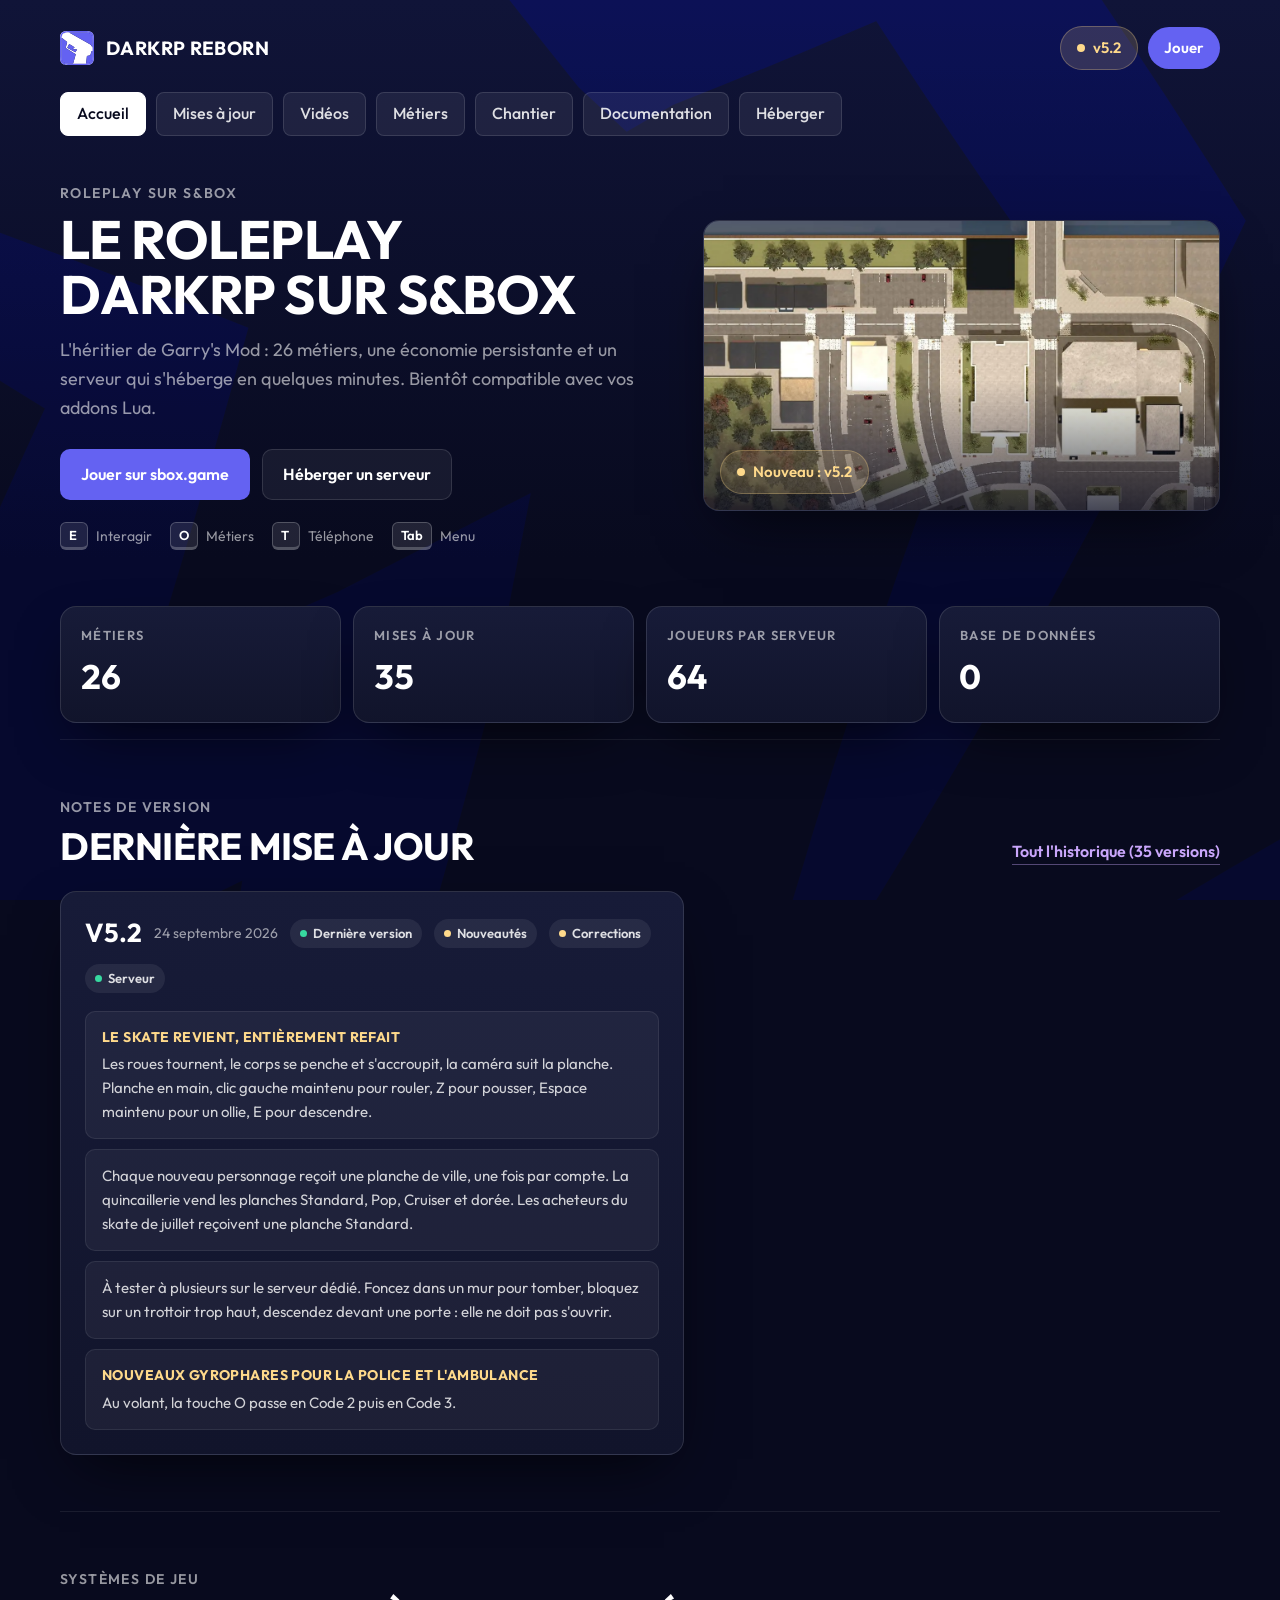
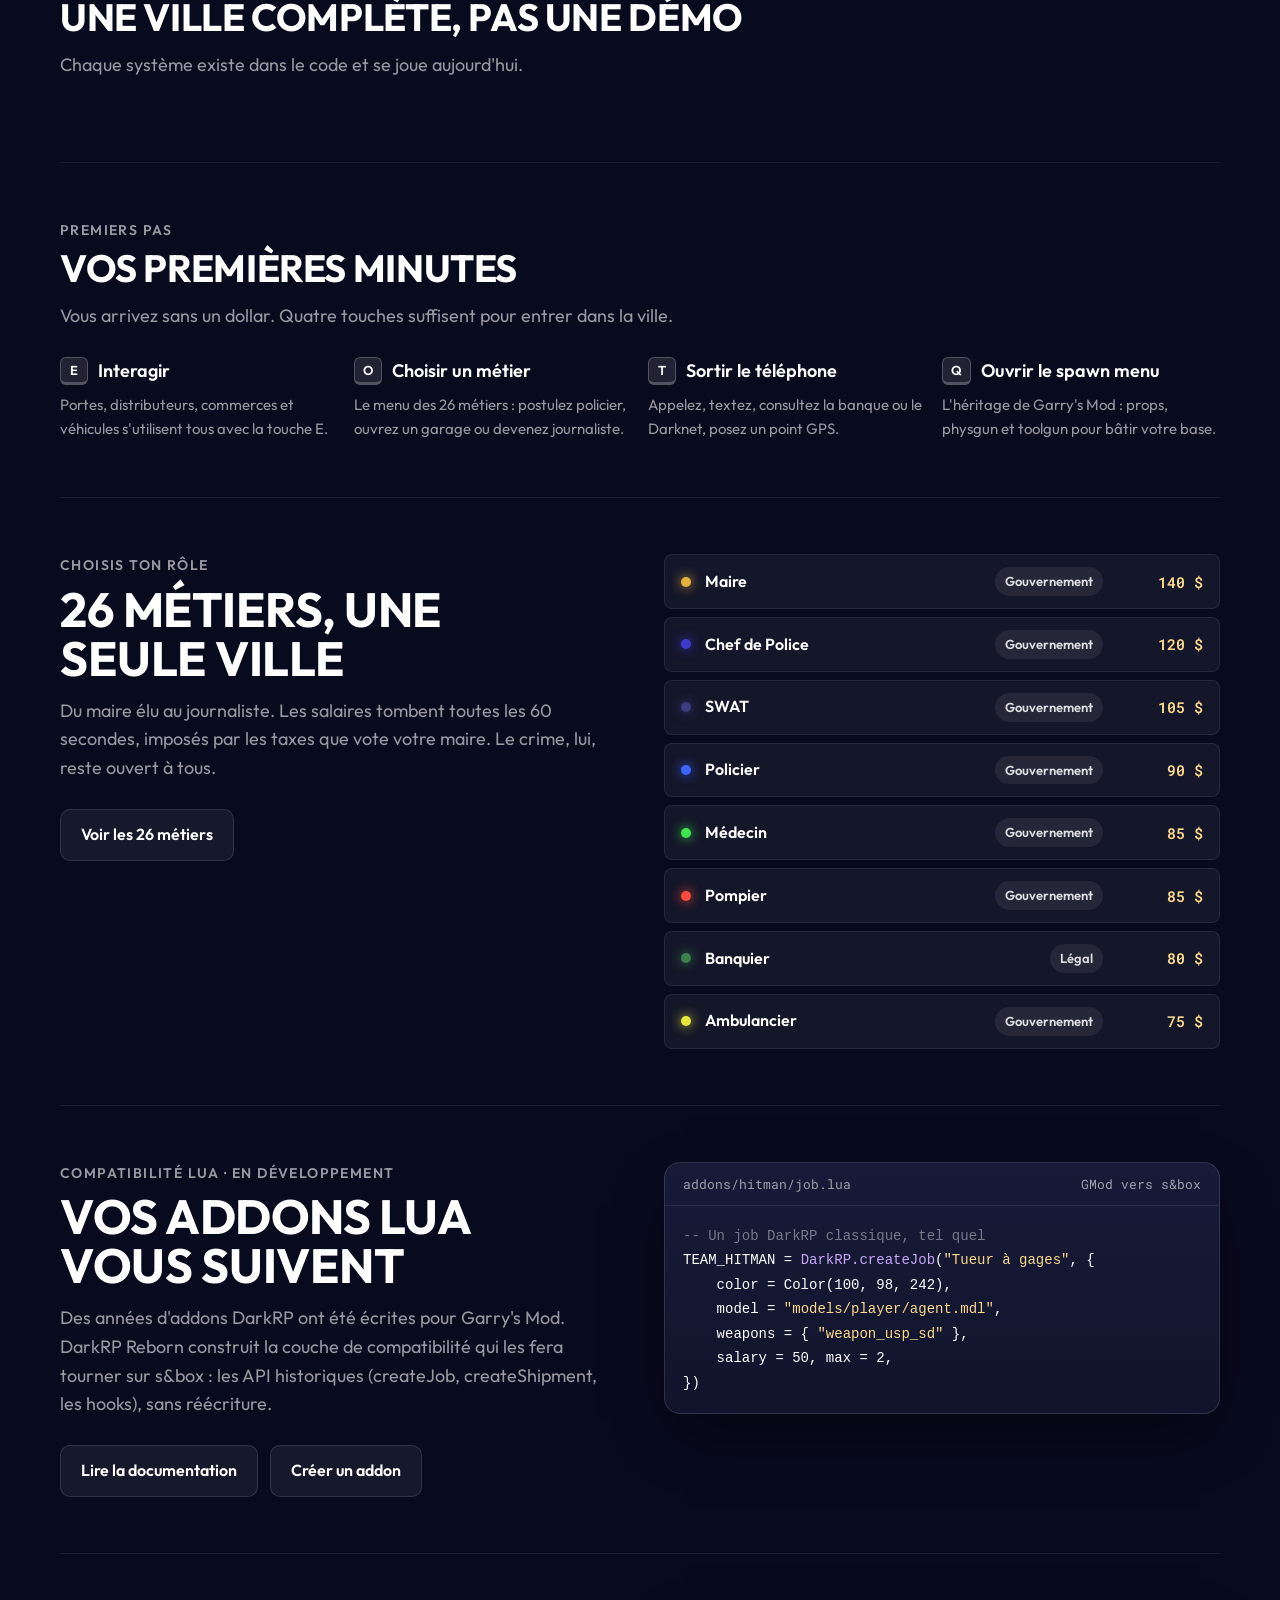
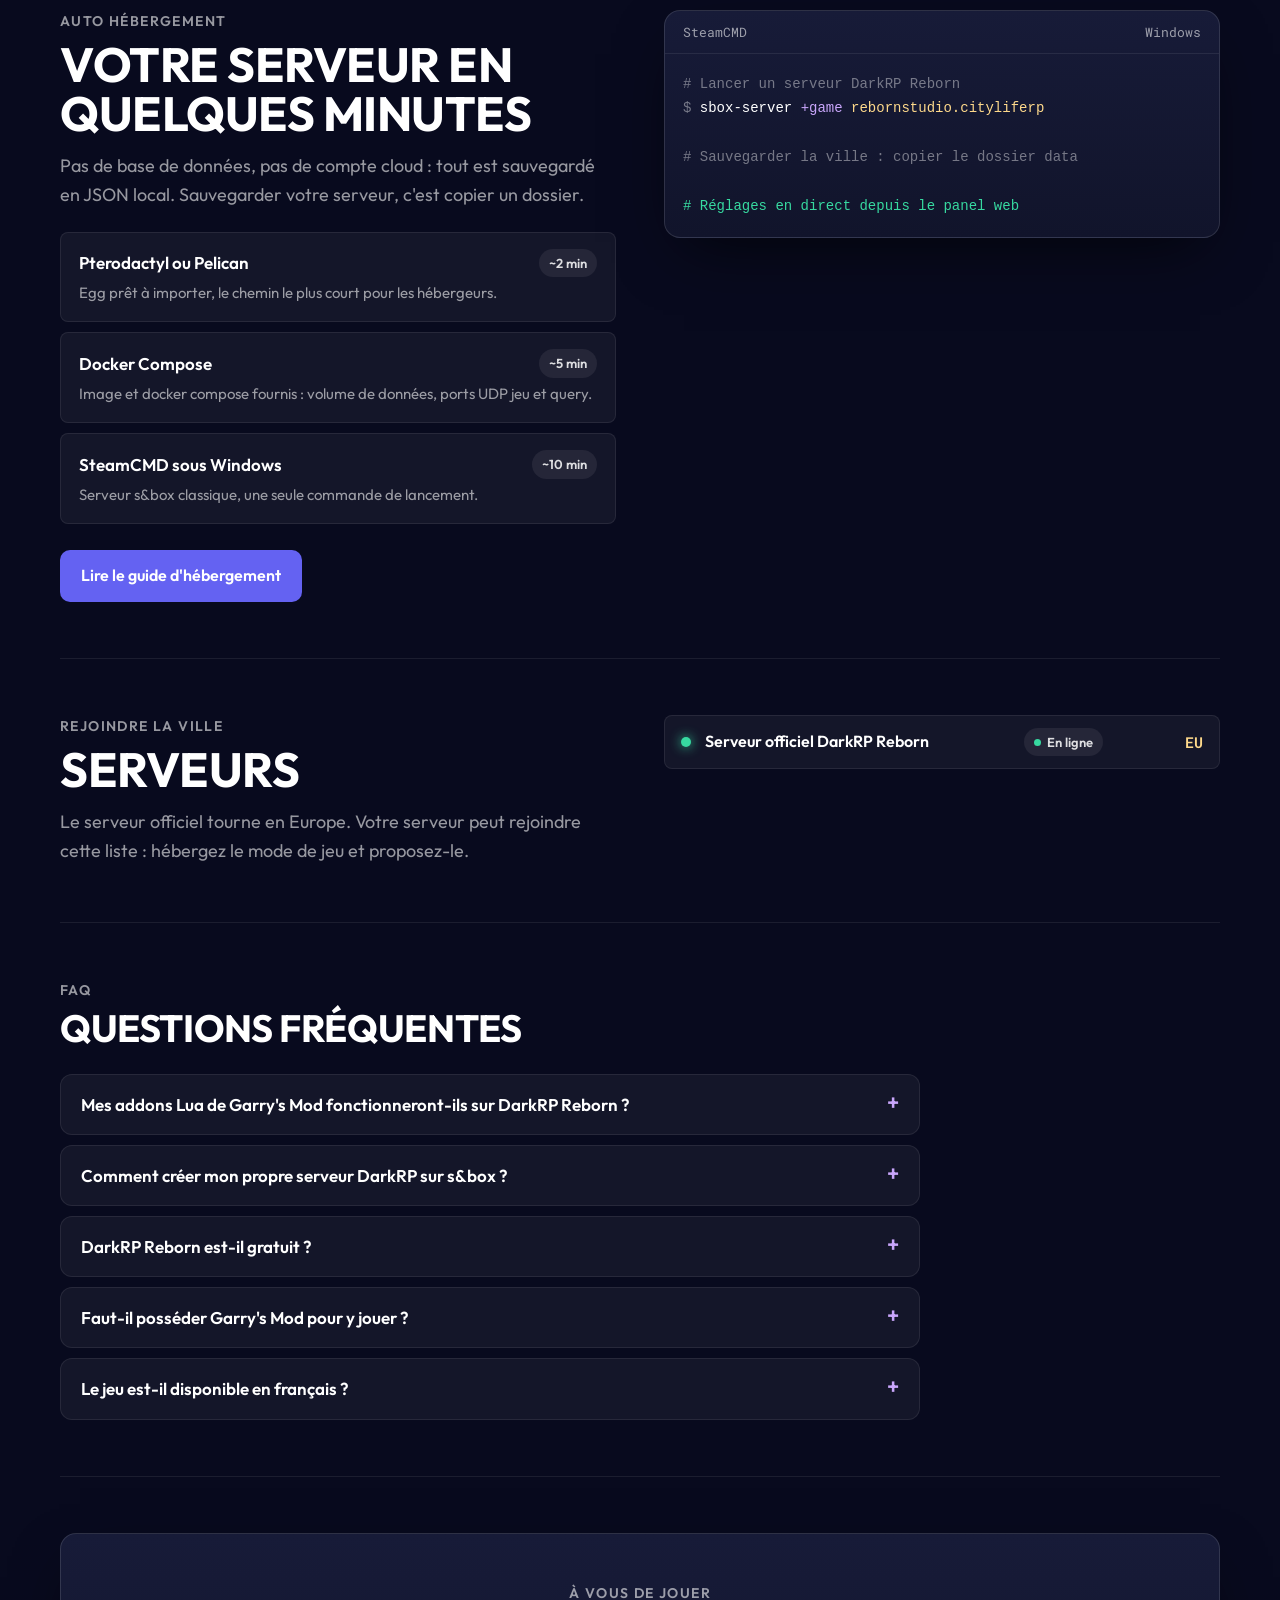
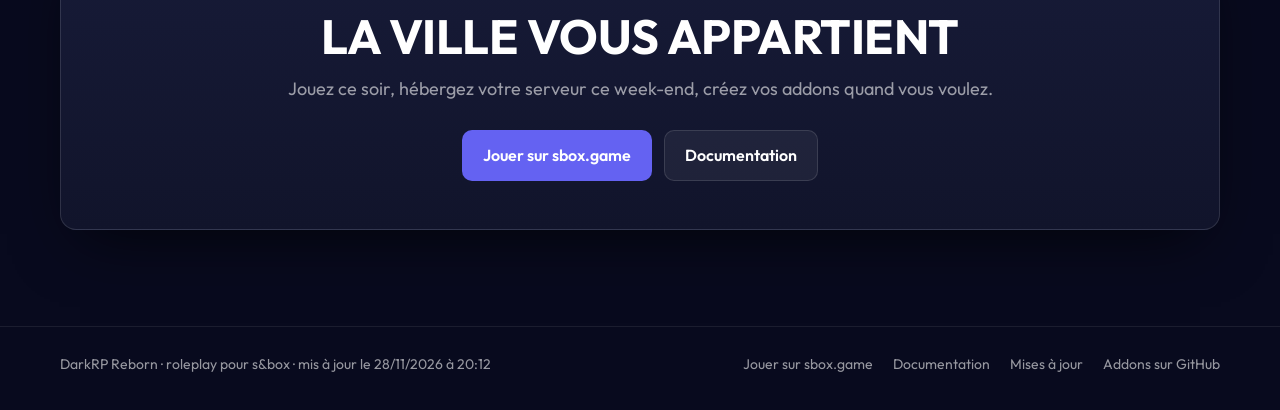
<file: index.html>
<!doctype html>
<html lang="fr">
<head>
<meta charset="utf-8">
<meta name="viewport" content="width=device-width, initial-scale=1, viewport-fit=cover">
<title>DarkRP Reborn</title>
<meta name="description" content="Le roleplay DarkRP sur s&amp;box, avec des métiers, une économie persistante, la police, le crime organisé et un serveur à héberger en quelques minutes.">
<meta name="theme-color" content="#080a1e">
<meta property="og:type" content="website">
<meta property="og:site_name" content="DarkRP Reborn">
<meta property="og:title" content="DarkRP Reborn">
<meta property="og:description" content="Le roleplay DarkRP sur s&amp;box, avec des métiers, une économie persistante, la police, le crime organisé et un serveur à héberger en quelques minutes.">
<meta property="og:url" content="https://saitamareborn.github.io/">

<meta name="twitter:card" content="summary_large_image">
<link rel="canonical" href="https://saitamareborn.github.io/">
<link rel="icon" href="/assets/mark.svg" type="image/svg+xml">
<link rel="preconnect" href="https://fonts.googleapis.com">
<link rel="preconnect" href="https://fonts.gstatic.com" crossorigin>
<link rel="stylesheet" href="https://fonts.googleapis.com/css2?family=Outfit:wght@400;500;600;700&family=Roboto+Mono:wght@400;600&display=swap">
<link rel="stylesheet" href="/assets/site.css?v=80ba9cefb9">
</head>
<body>
<div class="deco" aria-hidden="true"><svg viewBox="0 0 1920 1080" preserveAspectRatio="xMidYMid slice" fill="none" xmlns="http://www.w3.org/2000/svg">
<g id="bg-deco" clip-path="url(#clip0_0_4)">
<path id="Vector 6" d="M1067.5 1353.08C1094.09 1313.46 1120.31 1273.68 1146.17 1233.74C1337.4 938.385 1508.68 634.057 1660.02 320.756L1686.93 265.046L1650.33 207.439C1609.82 143.676 1568.45 80.4899 1526.23 17.8802C1479.93 -50.7831 1432.6 -118.753 1384.25 -186.03L1332.37 -268.159L1237.3 -225.743C1128.71 -169.274 1021.3 -110.367 915.058 -49.0239L1028.27 -27.8661C867.471 -176.189 700.38 -318.635 527.003 -455.205C489.623 -484.649 451.951 -513.82 413.987 -542.718C440.263 -502.894 466.831 -463.343 493.691 -424.066C618.275 -241.885 749.146 -65.5813 886.303 104.846L943.998 158.063L999.52 126.004C1113.65 81.0083 1226.6 33.5756 1338.37 -16.2943L1191.43 -56.0077C1235.67 14.0421 1280.95 83.3985 1327.25 152.062C1369.47 214.671 1412.54 276.705 1456.47 338.162L1446.78 224.844C1312.77 545.936 1198.7 876 1104.59 1215.04C1091.86 1260.89 1079.49 1306.9 1067.5 1353.08Z" fill="#5a6cc4"/>
<path id="Vector 4" d="M-341 100C-295.52 132.521 -249.841 164.639 -203.962 196.353C-29.4812 316.965 147.884 431.743 328.134 540.686L279.419 418.06C185.45 617.676 98.1768 819.777 17.5994 1024.36L-100.042 1329.61L199.746 1190.62C260.688 1162.91 321.344 1134.6 381.714 1105.69C491.444 1053.15 600.229 998.631 708.069 942.142L527.24 798.353C458.807 1167.28 410.656 1540.72 382.786 1918.69C378.685 1974.31 375.023 2030.03 371.8 2085.85C392.592 2033.95 412.944 1981.95 432.857 1929.85C568.173 1575.84 683.207 1217.3 777.96 854.247L829.006 591.491L597.131 710.458C485.511 759.055 374.837 809.624 265.107 862.167C204.737 891.074 144.653 920.579 84.8544 950.681L267.001 1116.94C339.423 909.323 405.15 699.224 464.181 486.64L490.087 393.346L415.466 364.014C219.452 286.963 20.5533 215.746 -181.23 150.365C-234.287 133.173 -287.544 116.385 -341 100Z" fill="#5a6cc4"/>
<path id="Vector 5" d="M1823.35 360C1819.99 391.53 1816.99 423.018 1814.32 454.467C1797.82 649.495 1794.69 842.957 1804.93 1034.85L1851.08 940.722C1774.14 980.713 1698.61 1023.05 1624.49 1067.74C1579.61 1094.8 1535.24 1122.73 1491.39 1151.51L1377.78 1214.31L1473.76 1312.75C1570.26 1397.72 1670.92 1478.33 1775.75 1554.55L1792.08 1442.91C1711.05 1498.51 1631.59 1557.22 1553.7 1619.02C1528.97 1638.63 1504.41 1658.56 1480 1678.8C1510.74 1671.04 1541.33 1662.97 1571.76 1654.59C1667.62 1628.19 1761.9 1598.69 1854.62 1566.09L1942.08 1506.71L1870.95 1454.45C1789.58 1353.57 1704.04 1257.08 1614.34 1164.95L1596.71 1326.19C1642.63 1300.84 1688.04 1274.64 1732.93 1247.58C1807.04 1202.89 1879.74 1155.86 1951.02 1106.48L2007.21 1067.56L1997.17 1012.35C1962.8 823.274 1915.06 635.767 1853.95 449.827C1844.1 419.844 1833.9 389.901 1823.35 360Z" fill="#5a6cc4"/>
</g>
<defs>
<clipPath id="clip0_0_4">
<rect width="1920" height="1080" fill="#5a6cc4"/>
</clipPath>
</defs>
</svg>
</div>
<header class="shell wrap">
  <div class="shell__top">
    <a class="brand" href="/"><img src="/assets/mark.svg" alt="" width="34" height="34"><span>DarkRP Reborn</span></a>
    <div class="shell__pills">
      <a class="pill pill--gold" href="/mises-a-jour/"><span class="dot"></span>v5.2</a>
      <a class="pill pill--purple" href="https://sbox.game/rebornstudio/cityliferp">Jouer</a>
    </div>
  </div>
  <nav class="tabs-nav" aria-label="Sections du site"><a href="/" aria-current="page">Accueil</a><a href="/mises-a-jour/">Mises à jour</a><a href="/videos/">Vidéos</a><a href="/metiers/">Métiers</a><a href="/chantier/">Chantier</a><a href="https://dark-rp-reborn.mintlify.app">Documentation</a><a href="https://dark-rp-reborn.mintlify.app/serveur/heberger">Héberger</a></nav>
</header>
<main class="wrap">
<section class="hero">
  <div class="rise">
    <p class="kicker">Roleplay sur s&amp;box</p>
    <h1 class="title">Le roleplay DarkRP sur s&amp;box</h1>
    <p class="lede">L'héritier de Garry's Mod : 26 métiers, une économie persistante et un serveur qui s'héberge en quelques minutes. Bientôt compatible avec vos addons Lua.</p>
    <div class="btns"><a class="btn btn--primary" href="https://sbox.game/rebornstudio/cityliferp">Jouer sur sbox.game</a><a class="btn btn--ghost" href="https://dark-rp-reborn.mintlify.app/serveur/heberger">Héberger un serveur</a></div>
    <div class="hero-hints"><span><span class="key">E</span>Interagir</span><span><span class="key">O</span>Métiers</span><span><span class="key">T</span>Téléphone</span><span><span class="key">Tab</span>Menu</span></div>
  </div>
  <div class="panel hero-media rise-2"><img src="/img/3684c4869461a1d182d8.webp" alt="Vue aérienne de la ville"><div class="hero-media__tag"><a class="pill pill--gold" href="/mises-a-jour/#v5-2-24-09"><span class="dot"></span>Nouveau : v5.2</a></div></div>
</section>
<dl class="stats rise-3">
  <div class="panel stat"><dt>Métiers</dt><dd>26</dd></div>
  <div class="panel stat"><dt>Mises à jour</dt><dd>35</dd></div>
  <div class="panel stat"><dt>Joueurs par serveur</dt><dd>64</dd></div>
  <div class="panel stat"><dt>Base de données</dt><dd>0</dd></div>
</dl>
<section class="section" id="nouveautes">
  <div class="section__head"><div><p class="kicker">Notes de version</p><h2 class="title">Dernière mise à jour</h2></div><a class="link-more" href="/mises-a-jour/">Tout l'historique (35 versions)</a></div>
  <div class="latest"><article class="panel version" id="v5-2-24-09">
  <div class="version__head"><h2>v5.2</h2><span class="date">24 septembre 2026</span><span class="chip chip--green">Dernière version</span><span class="chip chip--gold">Nouveautés</span><span class="chip chip--gold">Corrections</span><span class="chip chip--green">Serveur</span></div>
  <div class="version__body"><div class="news"><div class="news__item"><div><strong>LE SKATE REVIENT, ENTIÈREMENT REFAIT</strong><p>Les roues tournent, le corps se penche et s&#x27;accroupit, la caméra suit la planche. Planche en main, clic gauche maintenu pour rouler, Z pour pousser, Espace maintenu pour un ollie, E pour descendre.</p></div></div><div class="news__item"><div><p>Chaque nouveau personnage reçoit une planche de ville, une fois par compte. La quincaillerie vend les planches Standard, Pop, Cruiser et dorée. Les acheteurs du skate de juillet reçoivent une planche Standard.</p></div></div><div class="news__item"><div><p>À tester à plusieurs sur le serveur dédié. Foncez dans un mur pour tomber, bloquez sur un trottoir trop haut, descendez devant une porte : elle ne doit pas s&#x27;ouvrir.</p></div></div><div class="news__item"><div><strong>NOUVEAUX GYROPHARES POUR LA POLICE ET L&#x27;AMBULANCE</strong><p>Au volant, la touche O passe en Code 2 puis en Code 3.</p></div></div></div></div>
</article></div>
</section>
<section class="section" id="fonctionnalites">
  <div class="section__head"><div><p class="kicker">Systèmes de jeu</p><h2 class="title">Une ville complète, pas une démo</h2><p class="lede">Chaque système existe dans le code et se joue aujourd'hui.</p></div></div>
  <div class="grid-3"></div>
</section>
<section class="section">
  <div class="section__head"><div><p class="kicker">Premiers pas</p><h2 class="title">Vos premières minutes</h2><p class="lede">Vous arrivez sans un dollar. Quatre touches suffisent pour entrer dans la ville.</p></div></div>
  <div class="steps4"><div class="step4"><h3><span class="key">E</span>Interagir</h3><p>Portes, distributeurs, commerces et véhicules s'utilisent tous avec la touche E.</p></div><div class="step4"><h3><span class="key">O</span>Choisir un métier</h3><p>Le menu des 26 métiers : postulez policier, ouvrez un garage ou devenez journaliste.</p></div><div class="step4"><h3><span class="key">T</span>Sortir le téléphone</h3><p>Appelez, textez, consultez la banque ou le Darknet, posez un point GPS.</p></div><div class="step4"><h3><span class="key">Q</span>Ouvrir le spawn menu</h3><p>L'héritage de Garry's Mod : props, physgun et toolgun pour bâtir votre base.</p></div></div>
</section>
<section class="section" id="metiers">
  <div class="split">
    <div><p class="kicker">Choisis ton rôle</p><h2 class="title">26 métiers, une seule ville</h2>
      <p class="lede">Du maire élu au journaliste. Les salaires tombent toutes les 60 secondes, imposés par les taxes que vote votre maire. Le crime, lui, reste ouvert à tous.</p>
      <div class="btns"><a class="btn btn--ghost" href="/metiers/">Voir les 26 métiers</a></div></div>
    <div class="jobs"><a class="row job" href="/metiers/#mayor" style="--c:#e6b23c"><span class="job__dot"></span><span class="job__name">Maire</span><span class="chip chip--plain">Gouvernement</span><span class="job__pay">140 $</span></a><a class="row job" href="/metiers/#police_chief" style="--c:#3c3ccc"><span class="job__dot"></span><span class="job__name">Chef de Police</span><span class="chip chip--plain">Gouvernement</span><span class="job__pay">120 $</span></a><a class="row job" href="/metiers/#swat" style="--c:#3c3c80"><span class="job__dot"></span><span class="job__name">SWAT</span><span class="chip chip--plain">Gouvernement</span><span class="job__pay">105 $</span></a><a class="row job" href="/metiers/#cop" style="--c:#3c66ff"><span class="job__dot"></span><span class="job__name">Policier</span><span class="chip chip--plain">Gouvernement</span><span class="job__pay">90 $</span></a><a class="row job" href="/metiers/#doctor" style="--c:#3ce64c"><span class="job__dot"></span><span class="job__name">Médecin</span><span class="chip chip--plain">Gouvernement</span><span class="job__pay">85 $</span></a><a class="row job" href="/metiers/#firefighter" style="--c:#ff4c3c"><span class="job__dot"></span><span class="job__name">Pompier</span><span class="chip chip--plain">Gouvernement</span><span class="job__pay">85 $</span></a><a class="row job" href="/metiers/#banker" style="--c:#3c804c"><span class="job__dot"></span><span class="job__name">Banquier</span><span class="chip chip--plain">Légal</span><span class="job__pay">80 $</span></a><a class="row job" href="/metiers/#ambulancier" style="--c:#e6e63c"><span class="job__dot"></span><span class="job__name">Ambulancier</span><span class="chip chip--plain">Gouvernement</span><span class="job__pay">75 $</span></a></div>
  </div>
</section>

<section class="section" id="addons">
  <div class="split">
    <div><p class="kicker">Compatibilité Lua · en développement</p><h2 class="title">Vos addons Lua vous suivent</h2>
      <p class="lede">Des années d'addons DarkRP ont été écrites pour Garry's Mod. DarkRP Reborn construit la couche de compatibilité qui les fera tourner sur s&amp;box : les API historiques (createJob, createShipment, les hooks), sans réécriture.</p>
      <div class="btns"><a class="btn btn--ghost" href="https://dark-rp-reborn.mintlify.app">Lire la documentation</a><a class="btn btn--ghost" href="https://github.com/SaitamaReborn/darkrp-reborn">Créer un addon</a></div></div>
    <div class="panel terminal"><div class="terminal__head"><span>addons/hitman/job.lua</span><span>GMod vers s&amp;box</span></div>
<pre><span class="t-dim">-- Un job DarkRP classique, tel quel</span>
TEAM_HITMAN = <span class="t-kw">DarkRP.createJob</span>(<span class="t-str">"Tueur à gages"</span>, {
    color = Color(100, 98, 242),
    model = <span class="t-str">"models/player/agent.mdl"</span>,
    weapons = { <span class="t-str">"weapon_usp_sd"</span> },
    salary = 50, max = 2,
})</pre></div>
  </div>
</section>
<section class="section" id="heberger">
  <div class="split">
    <div><p class="kicker">Auto hébergement</p><h2 class="title">Votre serveur en quelques minutes</h2>
      <p class="lede">Pas de base de données, pas de compte cloud : tout est sauvegardé en JSON local. Sauvegarder votre serveur, c'est copier un dossier.</p>
      <div class="hosts" style="margin-top:22px">
        <div class="row host"><h3>Pterodactyl ou Pelican</h3><span class="chip chip--plain">~2 min</span><p>Egg prêt à importer, le chemin le plus court pour les hébergeurs.</p></div>
        <div class="row host"><h3>Docker Compose</h3><span class="chip chip--plain">~5 min</span><p>Image et docker compose fournis : volume de données, ports UDP jeu et query.</p></div>
        <div class="row host"><h3>SteamCMD sous Windows</h3><span class="chip chip--plain">~10 min</span><p>Serveur s&amp;box classique, une seule commande de lancement.</p></div>
      </div>
      <div class="btns"><a class="btn btn--primary" href="https://dark-rp-reborn.mintlify.app/serveur/heberger">Lire le guide d'hébergement</a></div></div>
    <div class="panel terminal"><div class="terminal__head"><span>SteamCMD</span><span>Windows</span></div>
<pre><span class="t-dim"># Lancer un serveur DarkRP Reborn</span>
<span class="t-dim">$</span> sbox-server <span class="t-kw">+game</span> <span class="t-str">rebornstudio.cityliferp</span>

<span class="t-dim"># Sauvegarder la ville : copier le dossier data</span>

<span class="t-ok"># Réglages en direct depuis le panel web</span></pre></div>
  </div>
</section>
<section class="section">
  <div class="split">
    <div><p class="kicker">Rejoindre la ville</p><h2 class="title">Serveurs</h2>
      <p class="lede">Le serveur officiel tourne en Europe. Votre serveur peut rejoindre cette liste : hébergez le mode de jeu et proposez-le.</p></div>
    <div class="jobs"><a class="row job" href="https://sbox.game/rebornstudio/cityliferp" style="--c:var(--green)"><span class="job__dot"></span><span class="job__name">Serveur officiel DarkRP Reborn</span><span class="chip chip--green">En ligne</span><span class="job__pay">EU</span></a></div>
  </div>
</section>
<section class="section" id="faq">
  <div class="section__head"><div><p class="kicker">FAQ</p><h2 class="title">Questions fréquentes</h2></div></div>
  <div class="faq"><details><summary>Mes addons Lua de Garry&#x27;s Mod fonctionneront-ils sur DarkRP Reborn ?</summary><p>C&#x27;est l&#x27;objectif de la couche de compatibilité Lua en développement : exposer les API DarkRP historiques (createJob, createShipment, les hooks) sur s&amp;box, pour faire tourner vos addons existants sans réécriture.</p></details><details><summary>Comment créer mon propre serveur DarkRP sur s&amp;box ?</summary><p>Il y a trois méthodes documentées. Un egg Pterodactyl ou Pelican prend environ 2 minutes, Docker Compose environ 5 minutes et SteamCMD sous Windows environ 10 minutes. Aucune base de données n&#x27;est requise, tout est sauvegardé en JSON local. Un panel web règle le branding, l&#x27;économie, les métiers, les joueurs et les bans depuis le navigateur.</p></details><details><summary>DarkRP Reborn est-il gratuit ?</summary><p>Oui. Jouer est gratuit, héberger son serveur aussi. Il ne vous faut qu&#x27;un serveur s&amp;box, chez vous ou chez un hébergeur.</p></details><details><summary>Faut-il posséder Garry&#x27;s Mod pour y jouer ?</summary><p>Non. DarkRP Reborn tourne sur s&amp;box, le successeur de Garry&#x27;s Mod développé par Facepunch, et se lance directement depuis sbox.game.</p></details><details><summary>Le jeu est-il disponible en français ?</summary><p>Oui, l&#x27;interface est en français par défaut. L&#x27;anglais, l&#x27;espagnol, l&#x27;allemand et le portugais sont aussi disponibles.</p></details></div>
</section>
<section class="section"><div class="panel cta"><p class="kicker">À vous de jouer</p><h2 class="title">La ville vous appartient</h2><p class="lede">Jouez ce soir, hébergez votre serveur ce week-end, créez vos addons quand vous voulez.</p><div class="btns"><a class="btn btn--primary" href="https://sbox.game/rebornstudio/cityliferp">Jouer sur sbox.game</a><a class="btn btn--ghost" href="https://dark-rp-reborn.mintlify.app">Documentation</a></div></div></section>
</main>
<footer class="foot">
  <div class="wrap">
    <div>DarkRP Reborn · roleplay pour s&amp;box · mis à jour le 28/11/2026 à 20:12</div>
    <nav aria-label="Liens">
      <a href="https://sbox.game/rebornstudio/cityliferp">Jouer sur sbox.game</a><a href="https://dark-rp-reborn.mintlify.app">Documentation</a><a href="/mises-a-jour/">Mises à jour</a><a href="https://github.com/SaitamaReborn/darkrp-reborn">Addons sur GitHub</a>
    </nav>
  </div>
</footer>
<dialog class="lightbox" id="lightbox" aria-label="Image agrandie">
  <button type="button" class="close"><span class="key">Échap</span> Fermer</button>
  <img alt=""><p></p>
</dialog>
<script src="/assets/site.js?v=80ba9cefb9" defer></script>
</body>
</html>
</file>
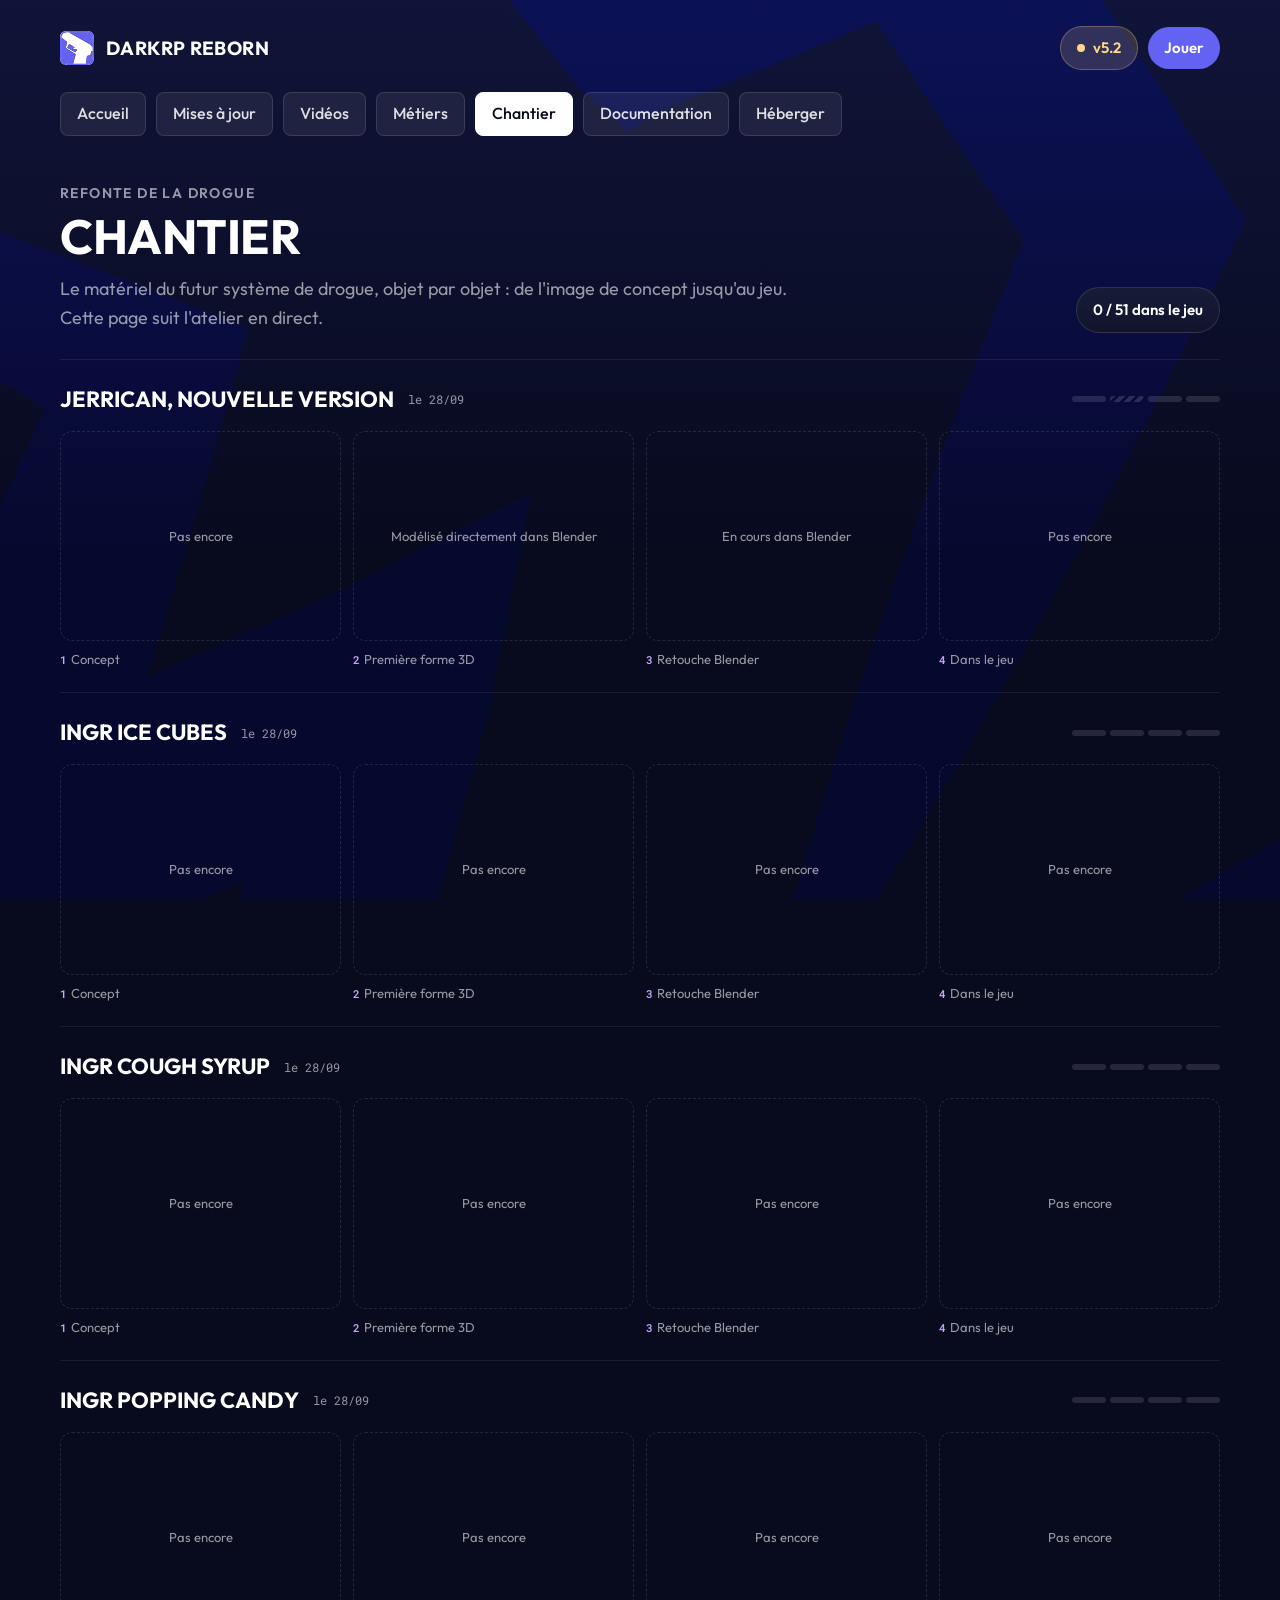
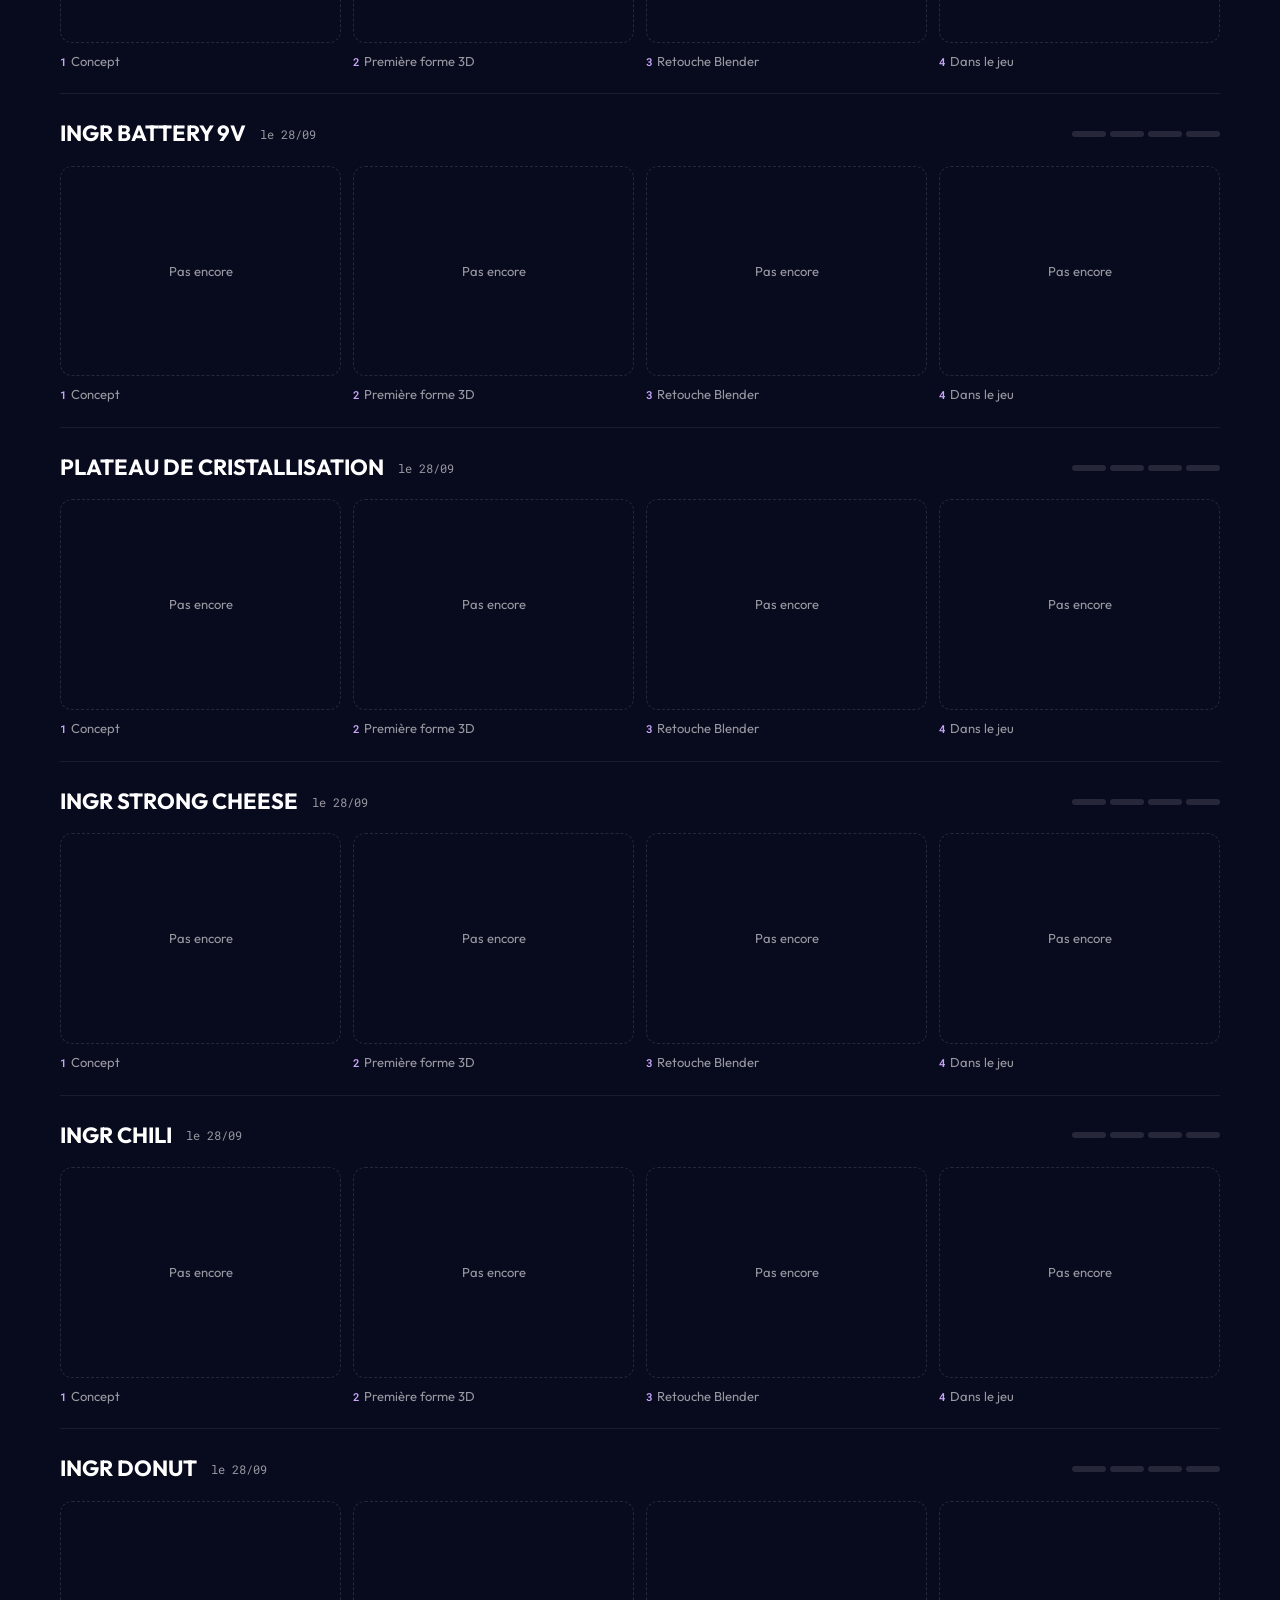
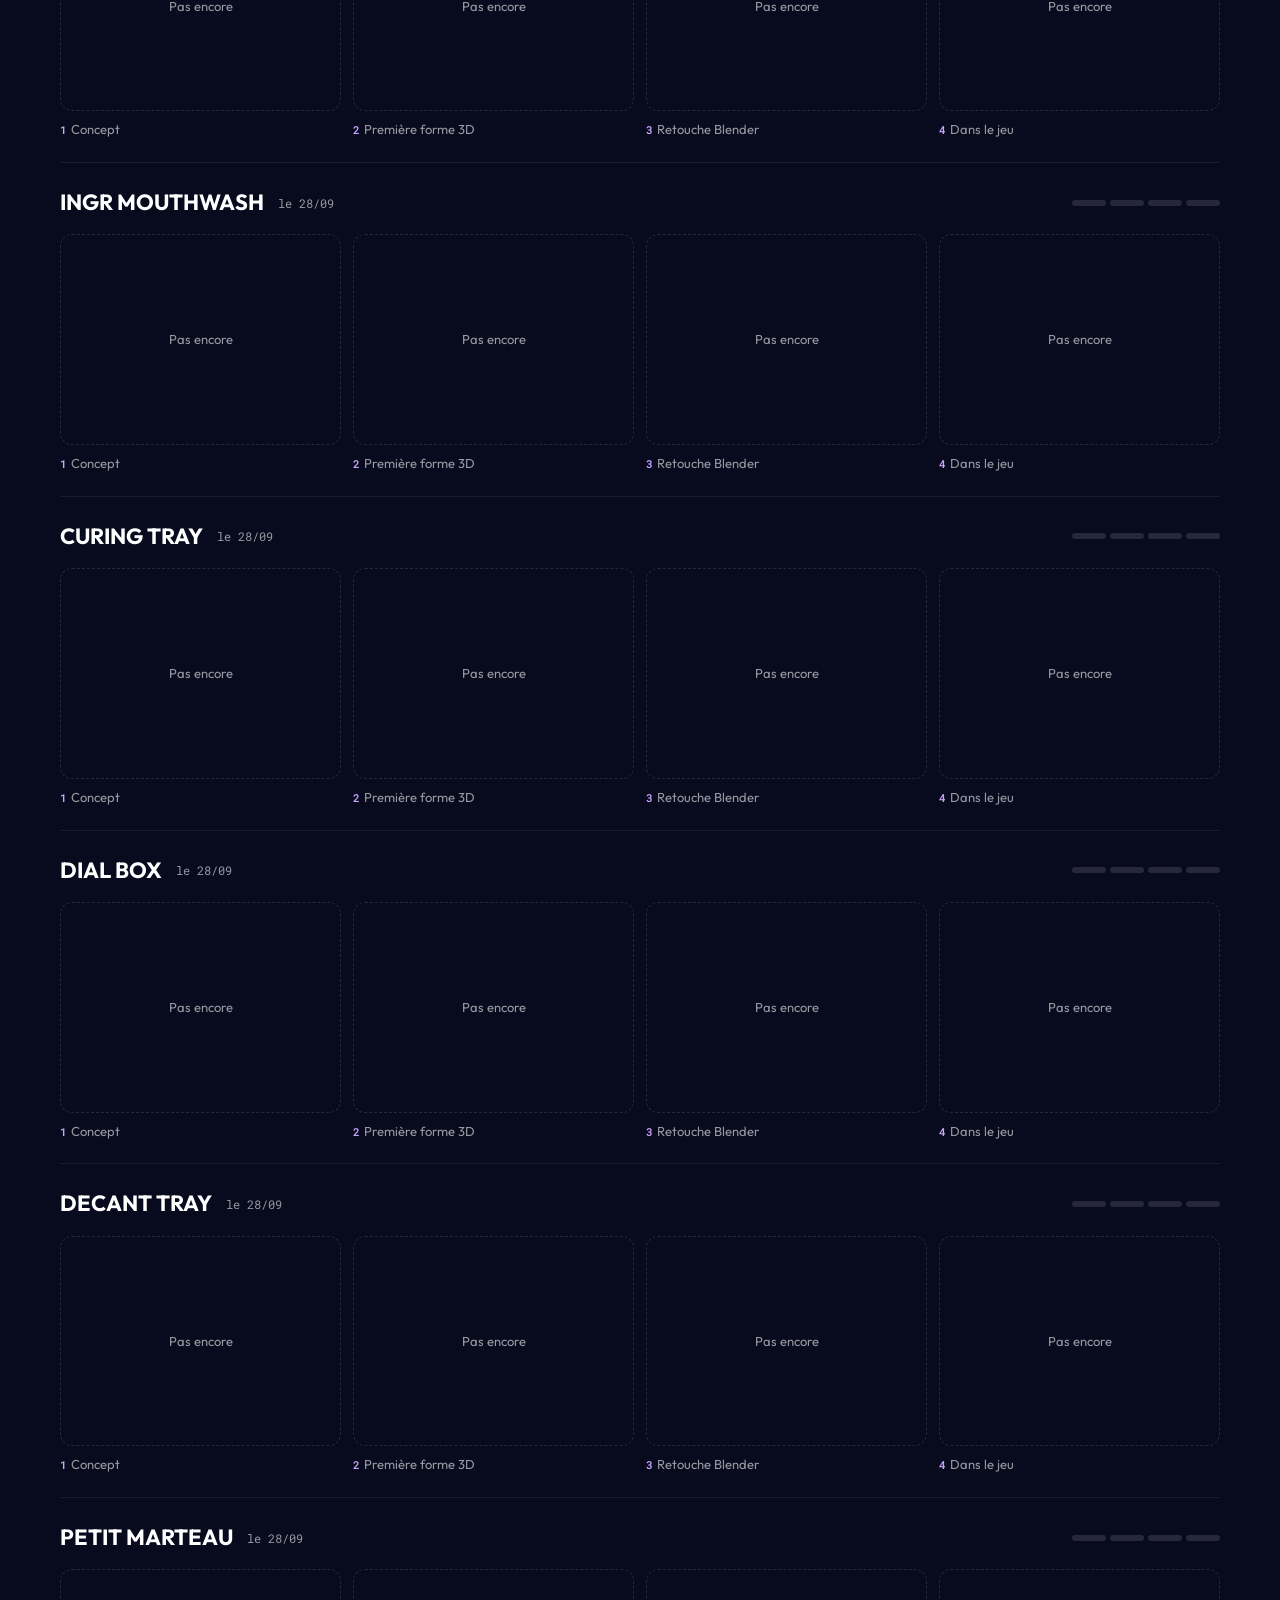
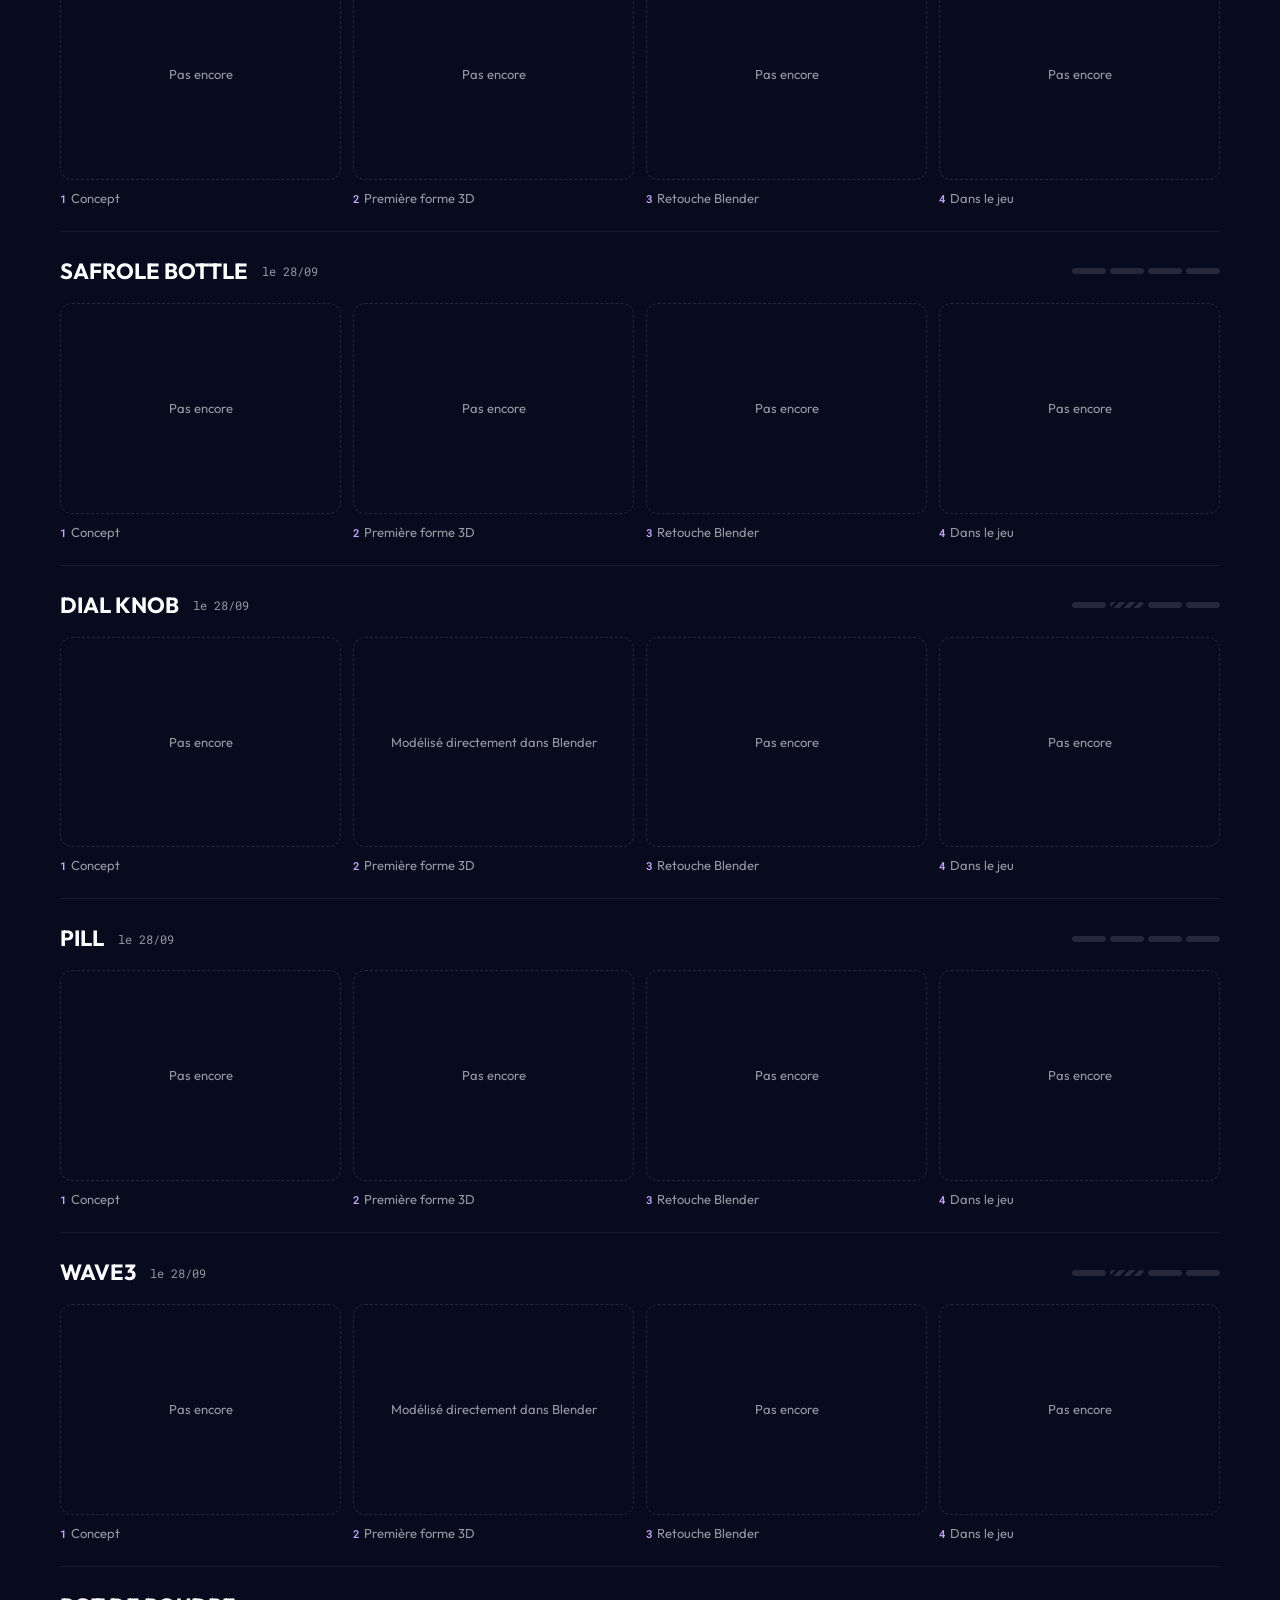
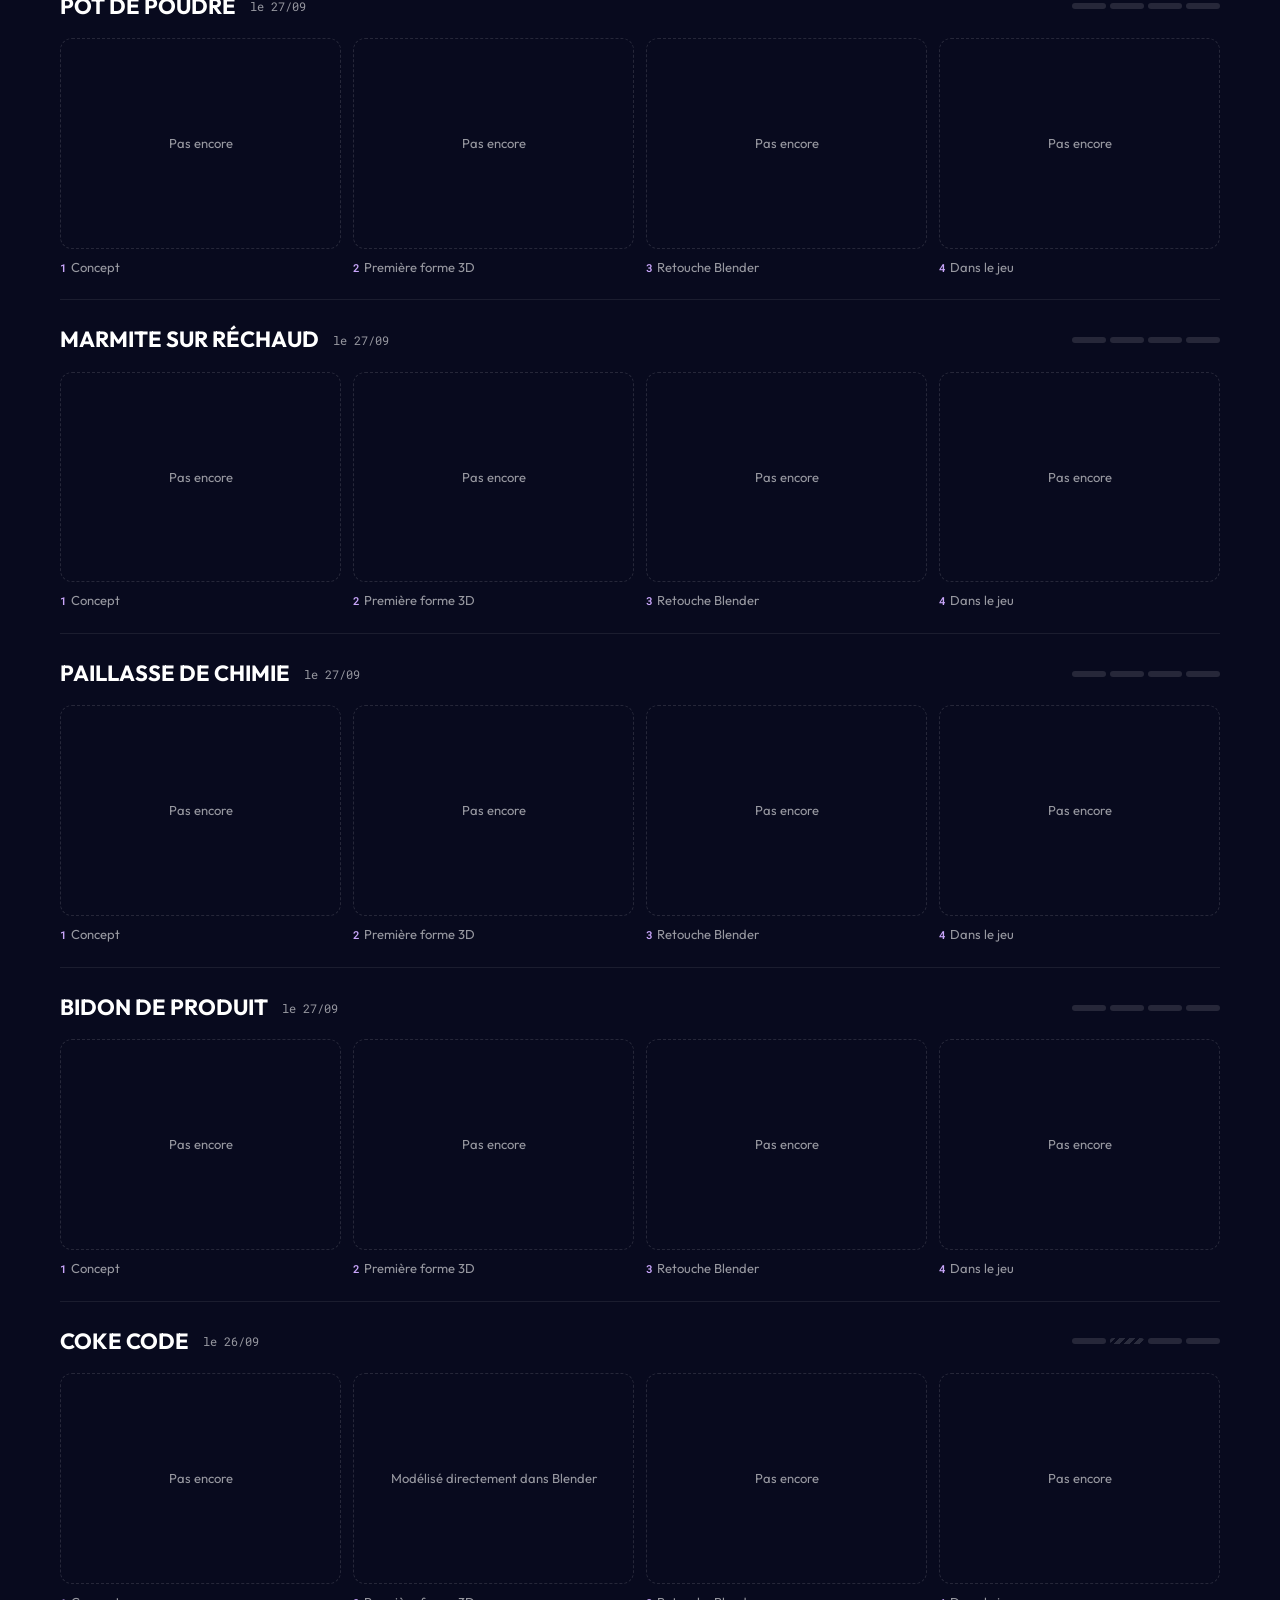
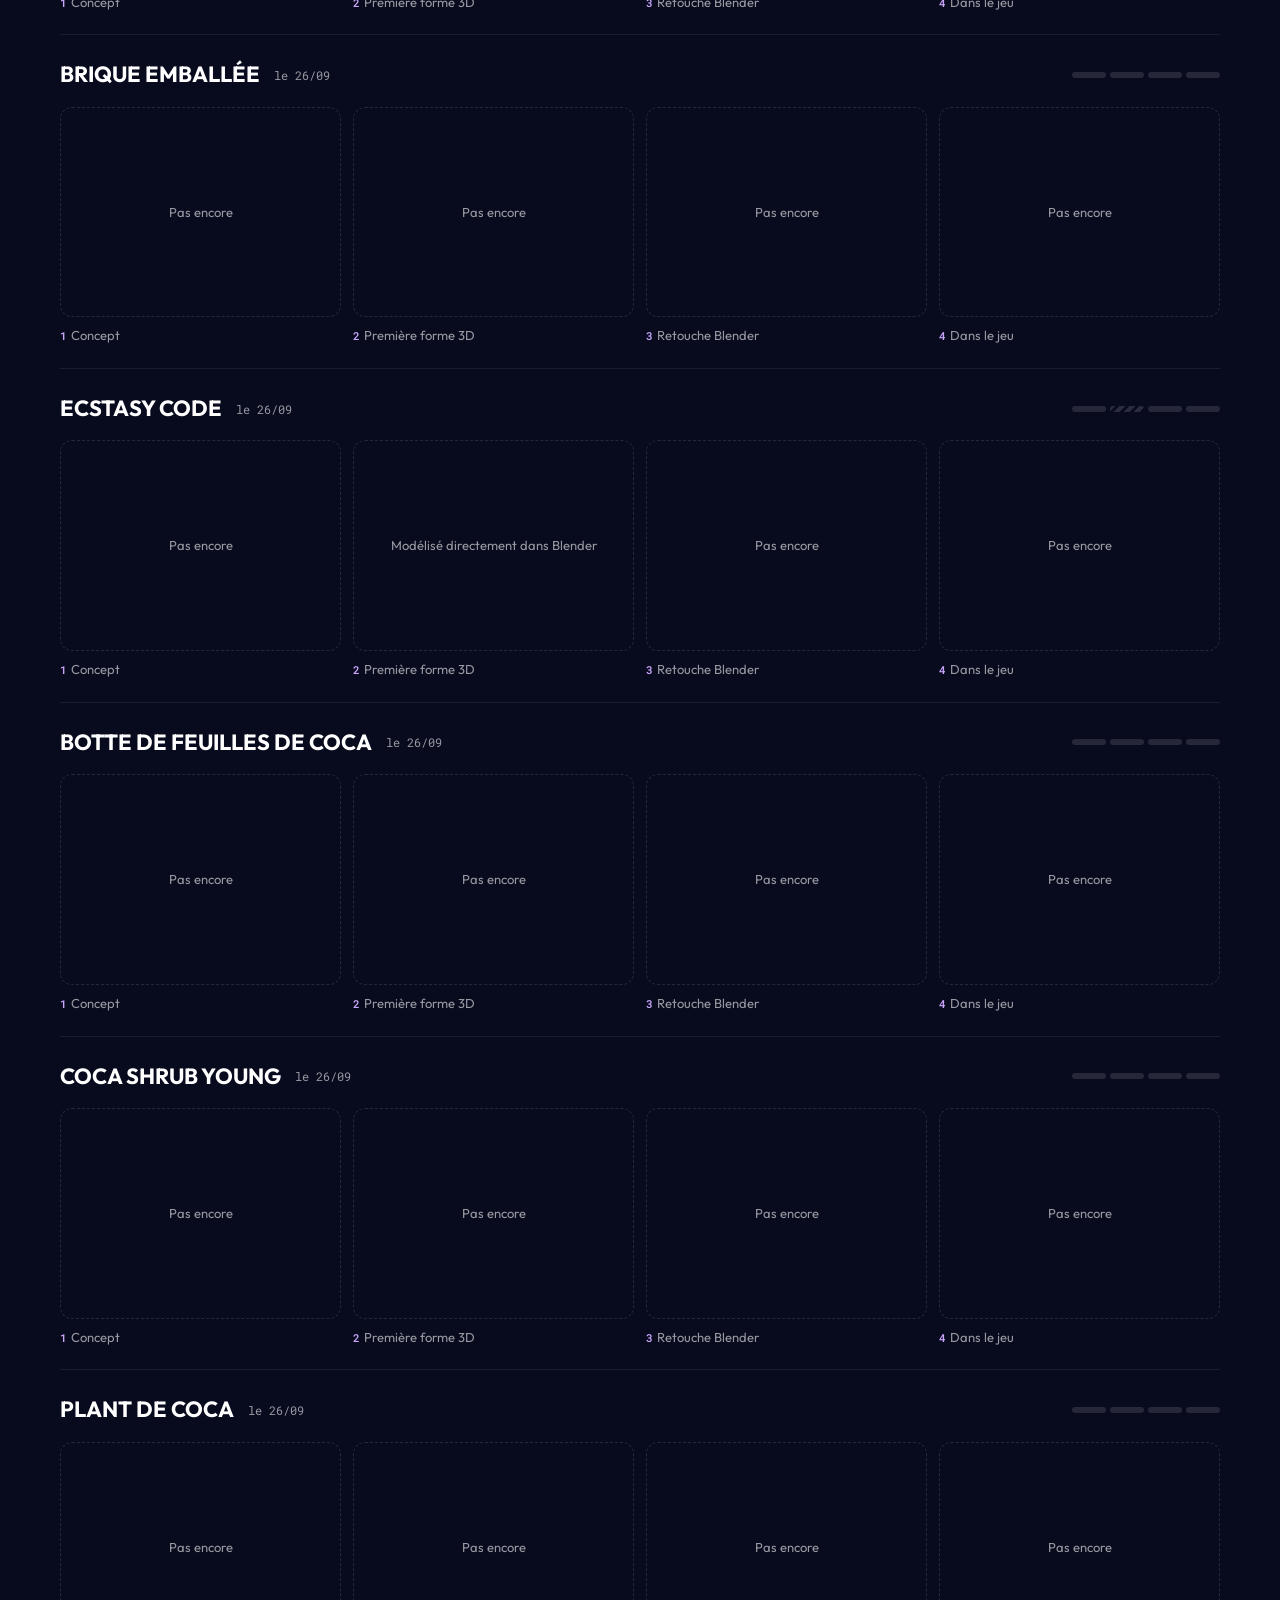
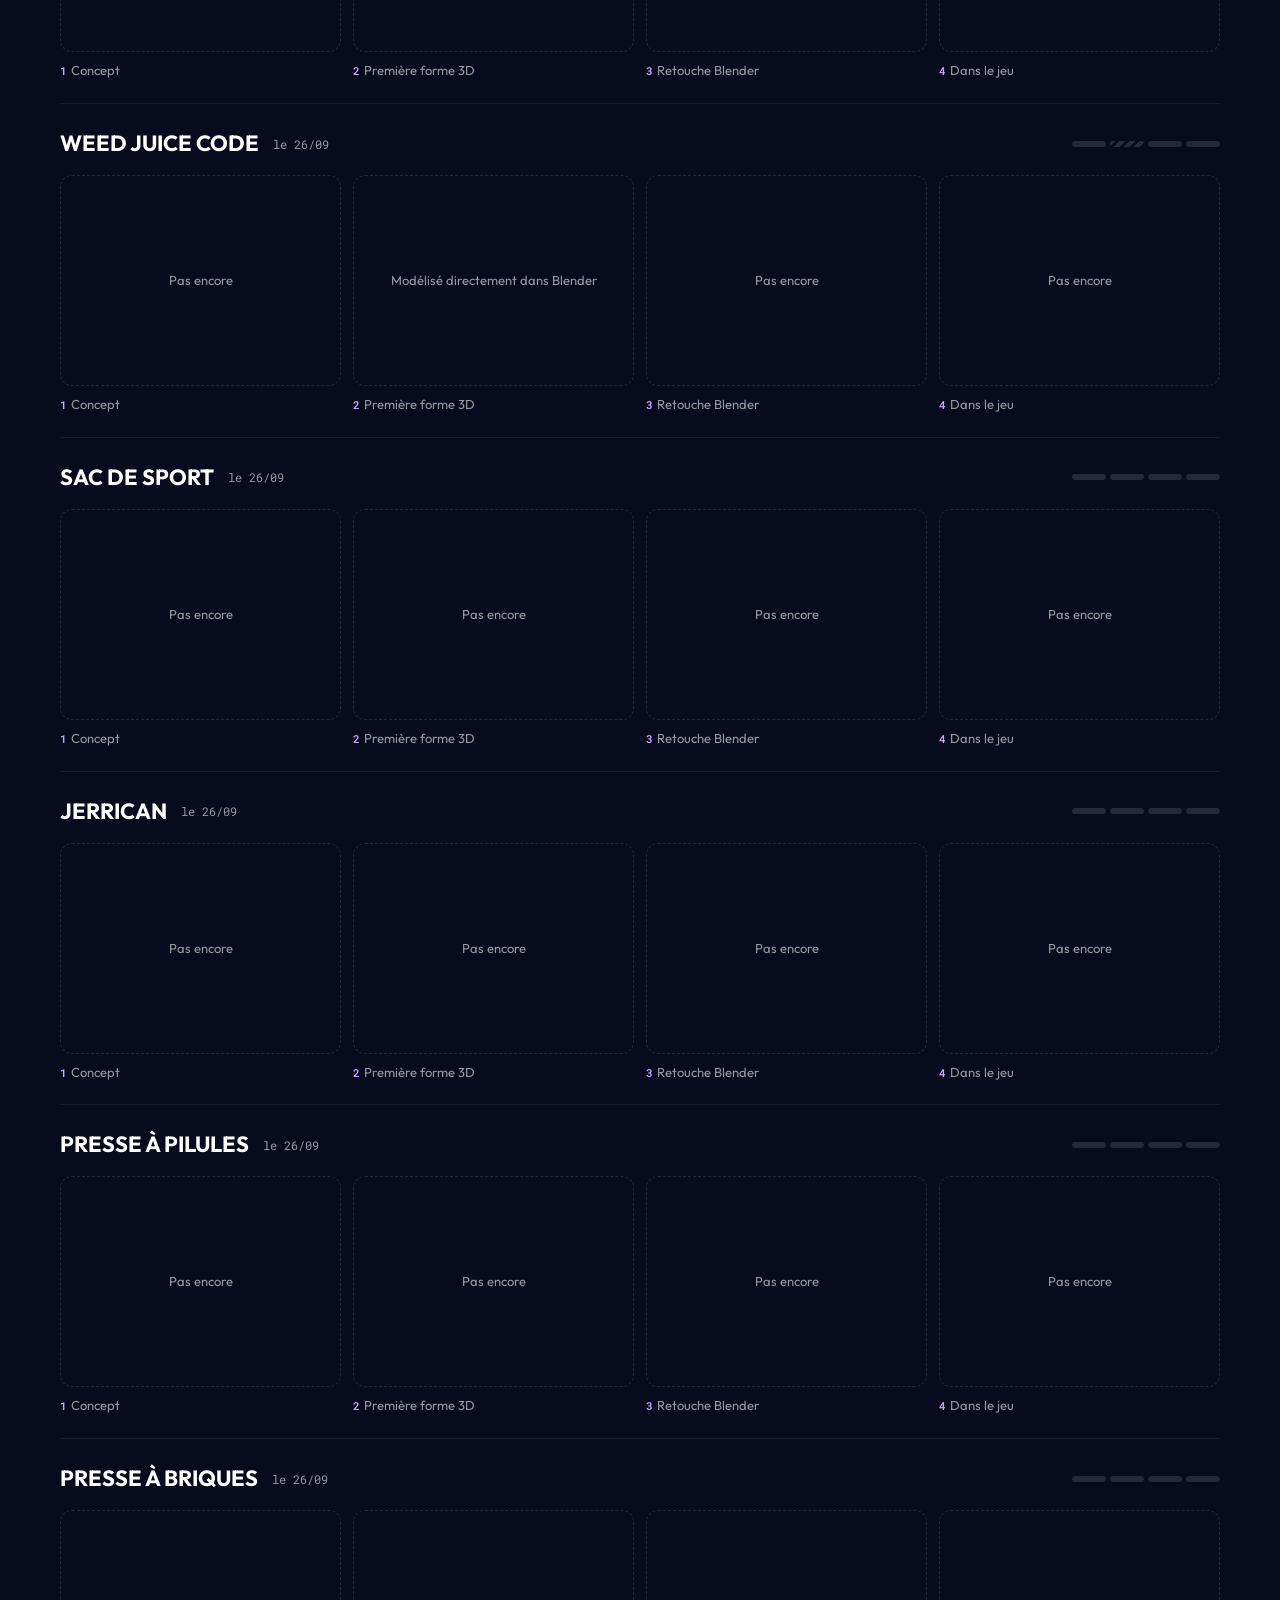
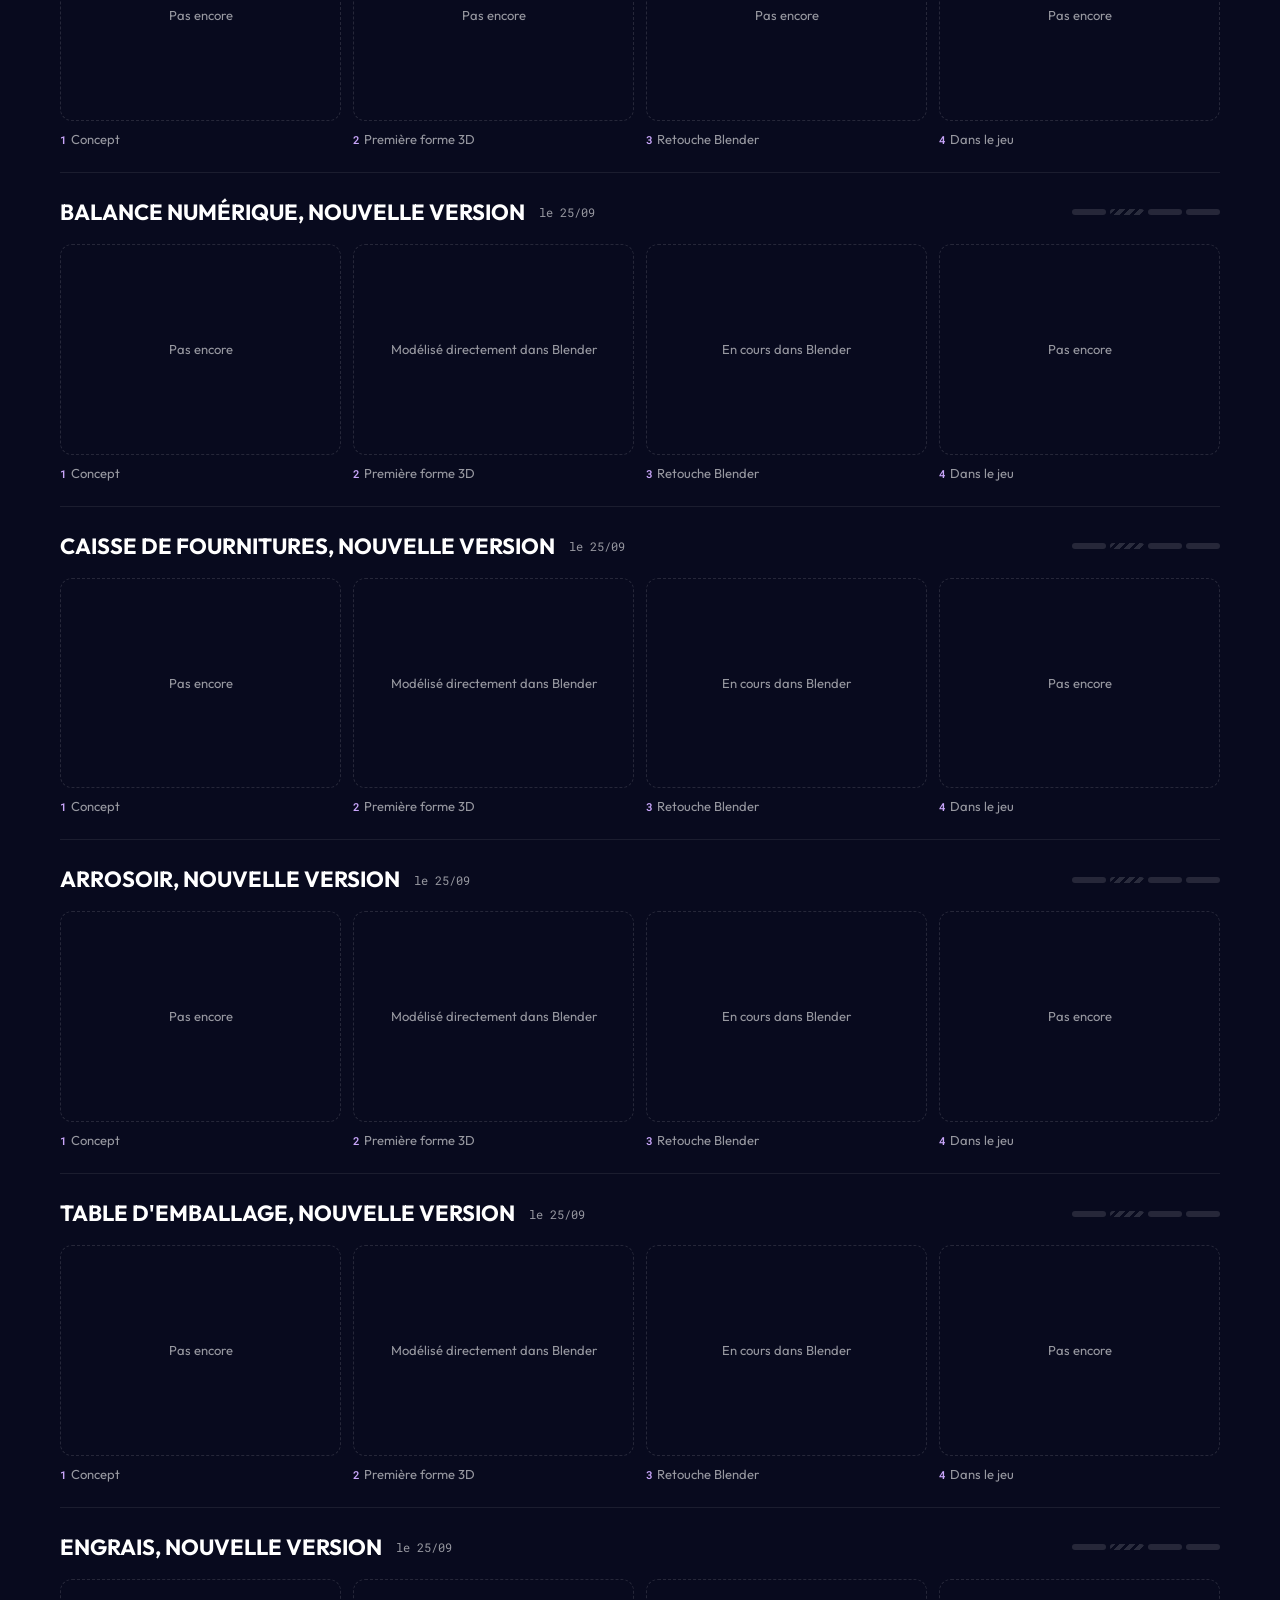
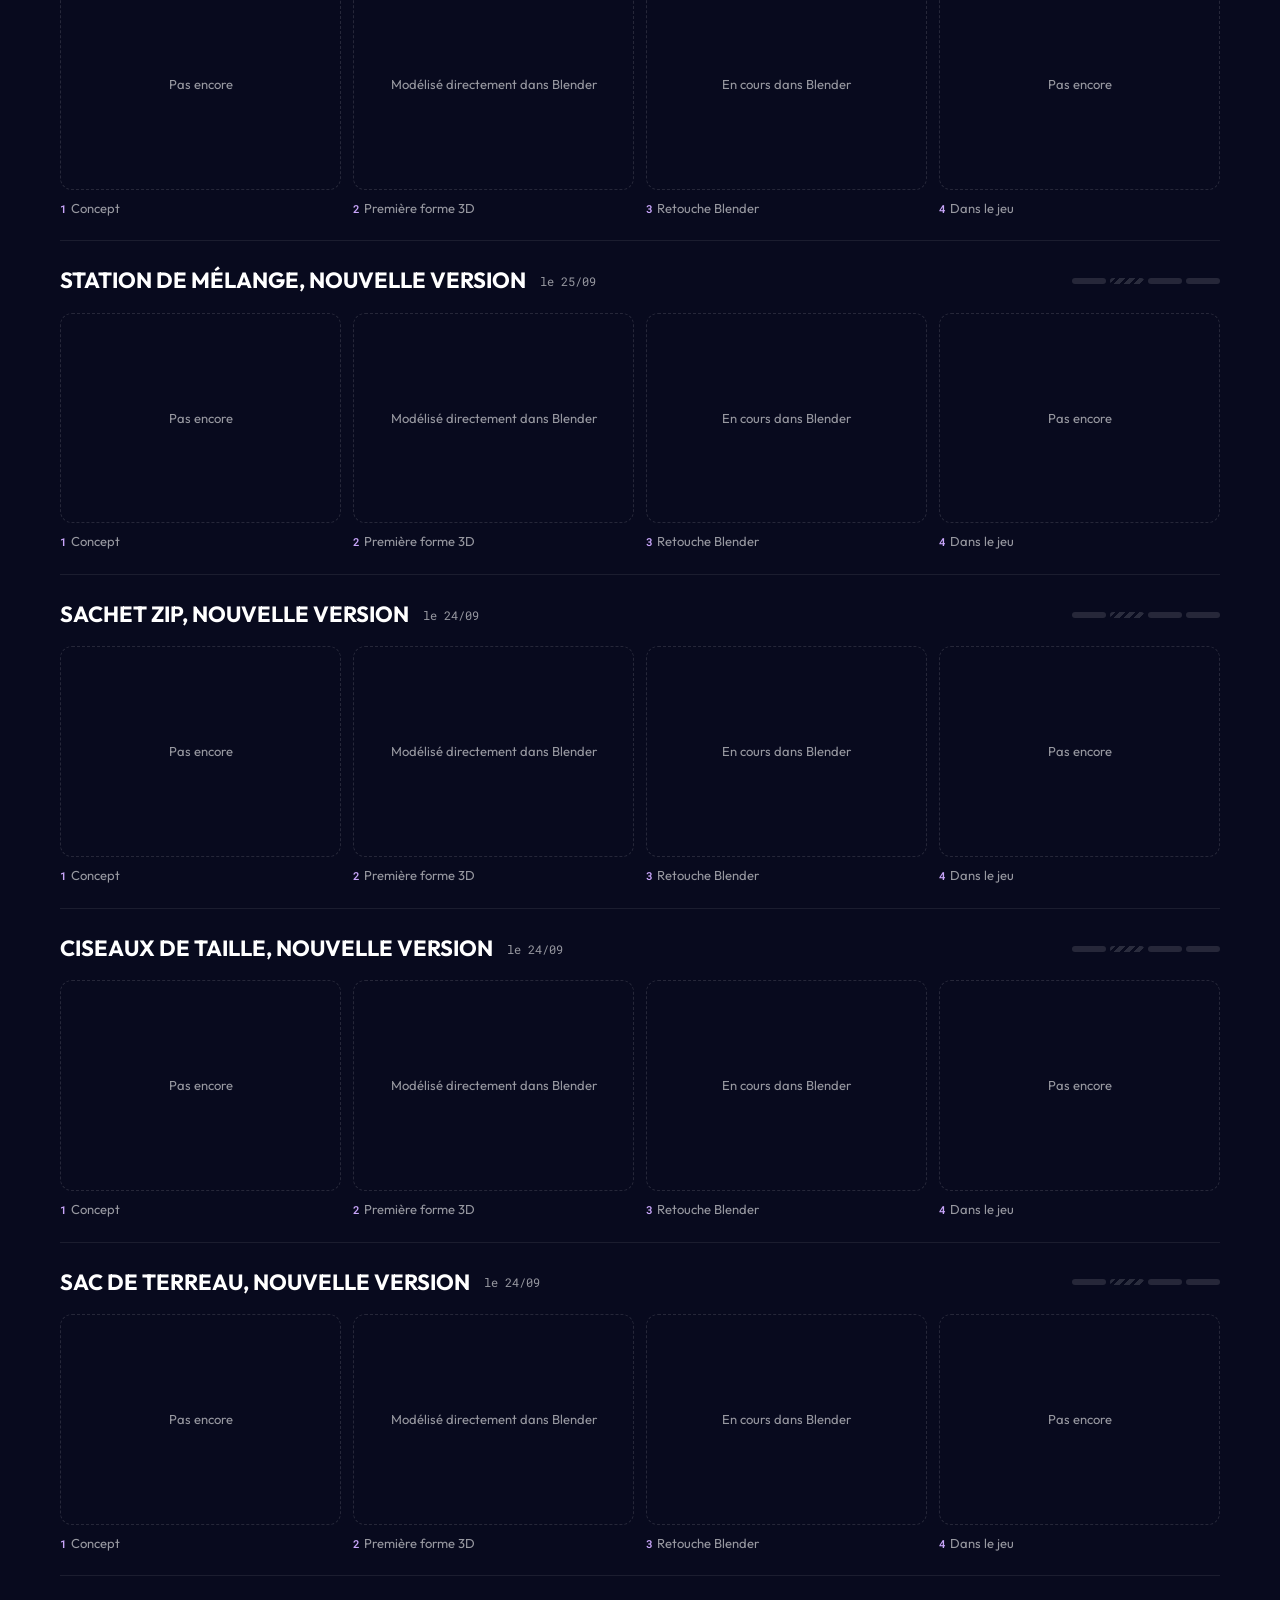
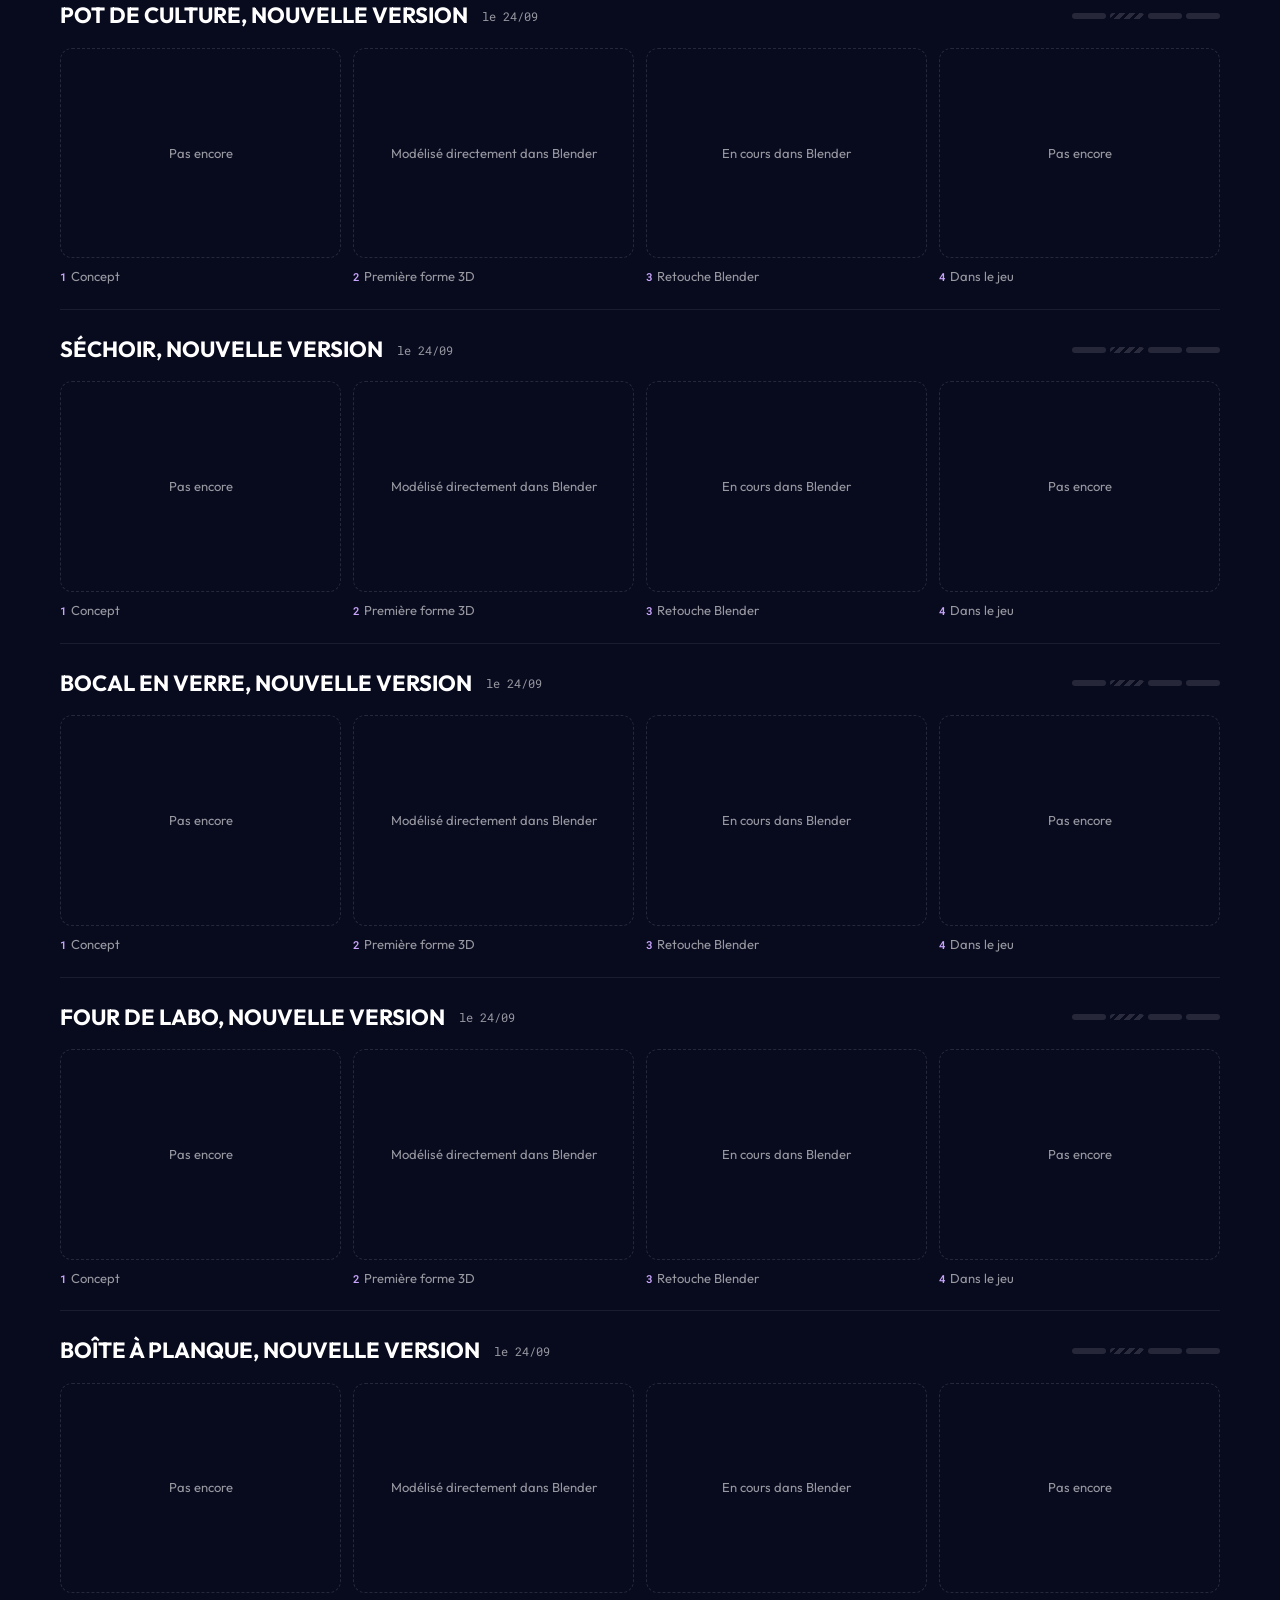
<file: chantier/index.html>
<!doctype html>
<html lang="fr">
<head>
<meta charset="utf-8">
<meta name="viewport" content="width=device-width, initial-scale=1, viewport-fit=cover">
<title>Chantier · DarkRP Reborn</title>
<meta name="description" content="Le chantier de la refonte de la drogue dans DarkRP Reborn, objet par objet, mis à jour en direct.">
<meta name="theme-color" content="#080a1e">
<meta property="og:type" content="website">
<meta property="og:site_name" content="DarkRP Reborn">
<meta property="og:title" content="Chantier · DarkRP Reborn">
<meta property="og:description" content="Le chantier de la refonte de la drogue dans DarkRP Reborn, objet par objet, mis à jour en direct.">
<meta property="og:url" content="https://saitamareborn.github.io/chantier">

<meta name="twitter:card" content="summary_large_image">
<link rel="canonical" href="https://saitamareborn.github.io/chantier">
<link rel="icon" href="/assets/mark.svg" type="image/svg+xml">
<link rel="preconnect" href="https://fonts.googleapis.com">
<link rel="preconnect" href="https://fonts.gstatic.com" crossorigin>
<link rel="stylesheet" href="https://fonts.googleapis.com/css2?family=Outfit:wght@400;500;600;700&family=Roboto+Mono:wght@400;600&display=swap">
<link rel="stylesheet" href="/assets/site.css?v=80ba9cefb9">
</head>
<body>
<div class="deco" aria-hidden="true"><svg viewBox="0 0 1920 1080" preserveAspectRatio="xMidYMid slice" fill="none" xmlns="http://www.w3.org/2000/svg">
<g id="bg-deco" clip-path="url(#clip0_0_4)">
<path id="Vector 6" d="M1067.5 1353.08C1094.09 1313.46 1120.31 1273.68 1146.17 1233.74C1337.4 938.385 1508.68 634.057 1660.02 320.756L1686.93 265.046L1650.33 207.439C1609.82 143.676 1568.45 80.4899 1526.23 17.8802C1479.93 -50.7831 1432.6 -118.753 1384.25 -186.03L1332.37 -268.159L1237.3 -225.743C1128.71 -169.274 1021.3 -110.367 915.058 -49.0239L1028.27 -27.8661C867.471 -176.189 700.38 -318.635 527.003 -455.205C489.623 -484.649 451.951 -513.82 413.987 -542.718C440.263 -502.894 466.831 -463.343 493.691 -424.066C618.275 -241.885 749.146 -65.5813 886.303 104.846L943.998 158.063L999.52 126.004C1113.65 81.0083 1226.6 33.5756 1338.37 -16.2943L1191.43 -56.0077C1235.67 14.0421 1280.95 83.3985 1327.25 152.062C1369.47 214.671 1412.54 276.705 1456.47 338.162L1446.78 224.844C1312.77 545.936 1198.7 876 1104.59 1215.04C1091.86 1260.89 1079.49 1306.9 1067.5 1353.08Z" fill="#5a6cc4"/>
<path id="Vector 4" d="M-341 100C-295.52 132.521 -249.841 164.639 -203.962 196.353C-29.4812 316.965 147.884 431.743 328.134 540.686L279.419 418.06C185.45 617.676 98.1768 819.777 17.5994 1024.36L-100.042 1329.61L199.746 1190.62C260.688 1162.91 321.344 1134.6 381.714 1105.69C491.444 1053.15 600.229 998.631 708.069 942.142L527.24 798.353C458.807 1167.28 410.656 1540.72 382.786 1918.69C378.685 1974.31 375.023 2030.03 371.8 2085.85C392.592 2033.95 412.944 1981.95 432.857 1929.85C568.173 1575.84 683.207 1217.3 777.96 854.247L829.006 591.491L597.131 710.458C485.511 759.055 374.837 809.624 265.107 862.167C204.737 891.074 144.653 920.579 84.8544 950.681L267.001 1116.94C339.423 909.323 405.15 699.224 464.181 486.64L490.087 393.346L415.466 364.014C219.452 286.963 20.5533 215.746 -181.23 150.365C-234.287 133.173 -287.544 116.385 -341 100Z" fill="#5a6cc4"/>
<path id="Vector 5" d="M1823.35 360C1819.99 391.53 1816.99 423.018 1814.32 454.467C1797.82 649.495 1794.69 842.957 1804.93 1034.85L1851.08 940.722C1774.14 980.713 1698.61 1023.05 1624.49 1067.74C1579.61 1094.8 1535.24 1122.73 1491.39 1151.51L1377.78 1214.31L1473.76 1312.75C1570.26 1397.72 1670.92 1478.33 1775.75 1554.55L1792.08 1442.91C1711.05 1498.51 1631.59 1557.22 1553.7 1619.02C1528.97 1638.63 1504.41 1658.56 1480 1678.8C1510.74 1671.04 1541.33 1662.97 1571.76 1654.59C1667.62 1628.19 1761.9 1598.69 1854.62 1566.09L1942.08 1506.71L1870.95 1454.45C1789.58 1353.57 1704.04 1257.08 1614.34 1164.95L1596.71 1326.19C1642.63 1300.84 1688.04 1274.64 1732.93 1247.58C1807.04 1202.89 1879.74 1155.86 1951.02 1106.48L2007.21 1067.56L1997.17 1012.35C1962.8 823.274 1915.06 635.767 1853.95 449.827C1844.1 419.844 1833.9 389.901 1823.35 360Z" fill="#5a6cc4"/>
</g>
<defs>
<clipPath id="clip0_0_4">
<rect width="1920" height="1080" fill="#5a6cc4"/>
</clipPath>
</defs>
</svg>
</div>
<header class="shell wrap">
  <div class="shell__top">
    <a class="brand" href="/"><img src="/assets/mark.svg" alt="" width="34" height="34"><span>DarkRP Reborn</span></a>
    <div class="shell__pills">
      <a class="pill pill--gold" href="/mises-a-jour/"><span class="dot"></span>v5.2</a>
      <a class="pill pill--purple" href="https://sbox.game/rebornstudio/cityliferp">Jouer</a>
    </div>
  </div>
  <nav class="tabs-nav" aria-label="Sections du site"><a href="/">Accueil</a><a href="/mises-a-jour/">Mises à jour</a><a href="/videos/">Vidéos</a><a href="/metiers/">Métiers</a><a href="/chantier/" aria-current="page">Chantier</a><a href="https://dark-rp-reborn.mintlify.app">Documentation</a><a href="https://dark-rp-reborn.mintlify.app/serveur/heberger">Héberger</a></nav>
</header>
<main class="wrap">
<div class="head rise"><div><p class="kicker">Refonte de la drogue</p><h1 class="title">Chantier</h1><p class=lede>Le matériel du futur système de drogue, objet par objet : de l'image de concept jusqu'au jeu. Cette page suit l'atelier en direct.</p></div><span class="meta-pill">0 / 51 dans le jeu</span></div><article class="obj" id="jerry_can_pro"><header><h3>Jerrican, nouvelle version</h3><span class="when">le 28/09</span><div class="track" aria-label="Avancement"><span class="seg " title="Concept"></span><span class="seg skip" title="Première forme 3D"></span><span class="seg " title="Retouche Blender"></span><span class="seg " title="Dans le jeu"></span></div></header><div class="strip"><figure class="shot"><div class="ph">Pas encore</div><figcaption><b>1</b>Concept</figcaption></figure><figure class="shot"><div class="ph">Modélisé directement dans Blender</div><figcaption><b>2</b>Première forme 3D</figcaption></figure><figure class="shot"><div class="ph">En cours dans Blender</div><figcaption><b>3</b>Retouche Blender</figcaption></figure><figure class="shot"><div class="ph">Pas encore</div><figcaption><b>4</b>Dans le jeu</figcaption></figure></div></article><article class="obj" id="ingr_ice_cubes"><header><h3>Ingr ice cubes</h3><span class="when">le 28/09</span><div class="track" aria-label="Avancement"><span class="seg " title="Concept"></span><span class="seg " title="Première forme 3D"></span><span class="seg " title="Retouche Blender"></span><span class="seg " title="Dans le jeu"></span></div></header><div class="strip"><figure class="shot"><div class="ph">Pas encore</div><figcaption><b>1</b>Concept</figcaption></figure><figure class="shot"><div class="ph">Pas encore</div><figcaption><b>2</b>Première forme 3D</figcaption></figure><figure class="shot"><div class="ph">Pas encore</div><figcaption><b>3</b>Retouche Blender</figcaption></figure><figure class="shot"><div class="ph">Pas encore</div><figcaption><b>4</b>Dans le jeu</figcaption></figure></div></article><article class="obj" id="ingr_cough_syrup"><header><h3>Ingr cough syrup</h3><span class="when">le 28/09</span><div class="track" aria-label="Avancement"><span class="seg " title="Concept"></span><span class="seg " title="Première forme 3D"></span><span class="seg " title="Retouche Blender"></span><span class="seg " title="Dans le jeu"></span></div></header><div class="strip"><figure class="shot"><div class="ph">Pas encore</div><figcaption><b>1</b>Concept</figcaption></figure><figure class="shot"><div class="ph">Pas encore</div><figcaption><b>2</b>Première forme 3D</figcaption></figure><figure class="shot"><div class="ph">Pas encore</div><figcaption><b>3</b>Retouche Blender</figcaption></figure><figure class="shot"><div class="ph">Pas encore</div><figcaption><b>4</b>Dans le jeu</figcaption></figure></div></article><article class="obj" id="ingr_popping_candy"><header><h3>Ingr popping candy</h3><span class="when">le 28/09</span><div class="track" aria-label="Avancement"><span class="seg " title="Concept"></span><span class="seg " title="Première forme 3D"></span><span class="seg " title="Retouche Blender"></span><span class="seg " title="Dans le jeu"></span></div></header><div class="strip"><figure class="shot"><div class="ph">Pas encore</div><figcaption><b>1</b>Concept</figcaption></figure><figure class="shot"><div class="ph">Pas encore</div><figcaption><b>2</b>Première forme 3D</figcaption></figure><figure class="shot"><div class="ph">Pas encore</div><figcaption><b>3</b>Retouche Blender</figcaption></figure><figure class="shot"><div class="ph">Pas encore</div><figcaption><b>4</b>Dans le jeu</figcaption></figure></div></article><article class="obj" id="ingr_battery_9v"><header><h3>Ingr battery 9v</h3><span class="when">le 28/09</span><div class="track" aria-label="Avancement"><span class="seg " title="Concept"></span><span class="seg " title="Première forme 3D"></span><span class="seg " title="Retouche Blender"></span><span class="seg " title="Dans le jeu"></span></div></header><div class="strip"><figure class="shot"><div class="ph">Pas encore</div><figcaption><b>1</b>Concept</figcaption></figure><figure class="shot"><div class="ph">Pas encore</div><figcaption><b>2</b>Première forme 3D</figcaption></figure><figure class="shot"><div class="ph">Pas encore</div><figcaption><b>3</b>Retouche Blender</figcaption></figure><figure class="shot"><div class="ph">Pas encore</div><figcaption><b>4</b>Dans le jeu</figcaption></figure></div></article><article class="obj" id="crystal_tray"><header><h3>Plateau de cristallisation</h3><span class="when">le 28/09</span><div class="track" aria-label="Avancement"><span class="seg " title="Concept"></span><span class="seg " title="Première forme 3D"></span><span class="seg " title="Retouche Blender"></span><span class="seg " title="Dans le jeu"></span></div></header><div class="strip"><figure class="shot"><div class="ph">Pas encore</div><figcaption><b>1</b>Concept</figcaption></figure><figure class="shot"><div class="ph">Pas encore</div><figcaption><b>2</b>Première forme 3D</figcaption></figure><figure class="shot"><div class="ph">Pas encore</div><figcaption><b>3</b>Retouche Blender</figcaption></figure><figure class="shot"><div class="ph">Pas encore</div><figcaption><b>4</b>Dans le jeu</figcaption></figure></div></article><article class="obj" id="ingr_strong_cheese"><header><h3>Ingr strong cheese</h3><span class="when">le 28/09</span><div class="track" aria-label="Avancement"><span class="seg " title="Concept"></span><span class="seg " title="Première forme 3D"></span><span class="seg " title="Retouche Blender"></span><span class="seg " title="Dans le jeu"></span></div></header><div class="strip"><figure class="shot"><div class="ph">Pas encore</div><figcaption><b>1</b>Concept</figcaption></figure><figure class="shot"><div class="ph">Pas encore</div><figcaption><b>2</b>Première forme 3D</figcaption></figure><figure class="shot"><div class="ph">Pas encore</div><figcaption><b>3</b>Retouche Blender</figcaption></figure><figure class="shot"><div class="ph">Pas encore</div><figcaption><b>4</b>Dans le jeu</figcaption></figure></div></article><article class="obj" id="ingr_chili"><header><h3>Ingr chili</h3><span class="when">le 28/09</span><div class="track" aria-label="Avancement"><span class="seg " title="Concept"></span><span class="seg " title="Première forme 3D"></span><span class="seg " title="Retouche Blender"></span><span class="seg " title="Dans le jeu"></span></div></header><div class="strip"><figure class="shot"><div class="ph">Pas encore</div><figcaption><b>1</b>Concept</figcaption></figure><figure class="shot"><div class="ph">Pas encore</div><figcaption><b>2</b>Première forme 3D</figcaption></figure><figure class="shot"><div class="ph">Pas encore</div><figcaption><b>3</b>Retouche Blender</figcaption></figure><figure class="shot"><div class="ph">Pas encore</div><figcaption><b>4</b>Dans le jeu</figcaption></figure></div></article><article class="obj" id="ingr_donut"><header><h3>Ingr donut</h3><span class="when">le 28/09</span><div class="track" aria-label="Avancement"><span class="seg " title="Concept"></span><span class="seg " title="Première forme 3D"></span><span class="seg " title="Retouche Blender"></span><span class="seg " title="Dans le jeu"></span></div></header><div class="strip"><figure class="shot"><div class="ph">Pas encore</div><figcaption><b>1</b>Concept</figcaption></figure><figure class="shot"><div class="ph">Pas encore</div><figcaption><b>2</b>Première forme 3D</figcaption></figure><figure class="shot"><div class="ph">Pas encore</div><figcaption><b>3</b>Retouche Blender</figcaption></figure><figure class="shot"><div class="ph">Pas encore</div><figcaption><b>4</b>Dans le jeu</figcaption></figure></div></article><article class="obj" id="ingr_mouthwash"><header><h3>Ingr mouthwash</h3><span class="when">le 28/09</span><div class="track" aria-label="Avancement"><span class="seg " title="Concept"></span><span class="seg " title="Première forme 3D"></span><span class="seg " title="Retouche Blender"></span><span class="seg " title="Dans le jeu"></span></div></header><div class="strip"><figure class="shot"><div class="ph">Pas encore</div><figcaption><b>1</b>Concept</figcaption></figure><figure class="shot"><div class="ph">Pas encore</div><figcaption><b>2</b>Première forme 3D</figcaption></figure><figure class="shot"><div class="ph">Pas encore</div><figcaption><b>3</b>Retouche Blender</figcaption></figure><figure class="shot"><div class="ph">Pas encore</div><figcaption><b>4</b>Dans le jeu</figcaption></figure></div></article><article class="obj" id="curing_tray"><header><h3>Curing tray</h3><span class="when">le 28/09</span><div class="track" aria-label="Avancement"><span class="seg " title="Concept"></span><span class="seg " title="Première forme 3D"></span><span class="seg " title="Retouche Blender"></span><span class="seg " title="Dans le jeu"></span></div></header><div class="strip"><figure class="shot"><div class="ph">Pas encore</div><figcaption><b>1</b>Concept</figcaption></figure><figure class="shot"><div class="ph">Pas encore</div><figcaption><b>2</b>Première forme 3D</figcaption></figure><figure class="shot"><div class="ph">Pas encore</div><figcaption><b>3</b>Retouche Blender</figcaption></figure><figure class="shot"><div class="ph">Pas encore</div><figcaption><b>4</b>Dans le jeu</figcaption></figure></div></article><article class="obj" id="dial_box"><header><h3>Dial box</h3><span class="when">le 28/09</span><div class="track" aria-label="Avancement"><span class="seg " title="Concept"></span><span class="seg " title="Première forme 3D"></span><span class="seg " title="Retouche Blender"></span><span class="seg " title="Dans le jeu"></span></div></header><div class="strip"><figure class="shot"><div class="ph">Pas encore</div><figcaption><b>1</b>Concept</figcaption></figure><figure class="shot"><div class="ph">Pas encore</div><figcaption><b>2</b>Première forme 3D</figcaption></figure><figure class="shot"><div class="ph">Pas encore</div><figcaption><b>3</b>Retouche Blender</figcaption></figure><figure class="shot"><div class="ph">Pas encore</div><figcaption><b>4</b>Dans le jeu</figcaption></figure></div></article><article class="obj" id="decant_tray"><header><h3>Decant tray</h3><span class="when">le 28/09</span><div class="track" aria-label="Avancement"><span class="seg " title="Concept"></span><span class="seg " title="Première forme 3D"></span><span class="seg " title="Retouche Blender"></span><span class="seg " title="Dans le jeu"></span></div></header><div class="strip"><figure class="shot"><div class="ph">Pas encore</div><figcaption><b>1</b>Concept</figcaption></figure><figure class="shot"><div class="ph">Pas encore</div><figcaption><b>2</b>Première forme 3D</figcaption></figure><figure class="shot"><div class="ph">Pas encore</div><figcaption><b>3</b>Retouche Blender</figcaption></figure><figure class="shot"><div class="ph">Pas encore</div><figcaption><b>4</b>Dans le jeu</figcaption></figure></div></article><article class="obj" id="small_hammer"><header><h3>Petit marteau</h3><span class="when">le 28/09</span><div class="track" aria-label="Avancement"><span class="seg " title="Concept"></span><span class="seg " title="Première forme 3D"></span><span class="seg " title="Retouche Blender"></span><span class="seg " title="Dans le jeu"></span></div></header><div class="strip"><figure class="shot"><div class="ph">Pas encore</div><figcaption><b>1</b>Concept</figcaption></figure><figure class="shot"><div class="ph">Pas encore</div><figcaption><b>2</b>Première forme 3D</figcaption></figure><figure class="shot"><div class="ph">Pas encore</div><figcaption><b>3</b>Retouche Blender</figcaption></figure><figure class="shot"><div class="ph">Pas encore</div><figcaption><b>4</b>Dans le jeu</figcaption></figure></div></article><article class="obj" id="safrole_bottle"><header><h3>Safrole bottle</h3><span class="when">le 28/09</span><div class="track" aria-label="Avancement"><span class="seg " title="Concept"></span><span class="seg " title="Première forme 3D"></span><span class="seg " title="Retouche Blender"></span><span class="seg " title="Dans le jeu"></span></div></header><div class="strip"><figure class="shot"><div class="ph">Pas encore</div><figcaption><b>1</b>Concept</figcaption></figure><figure class="shot"><div class="ph">Pas encore</div><figcaption><b>2</b>Première forme 3D</figcaption></figure><figure class="shot"><div class="ph">Pas encore</div><figcaption><b>3</b>Retouche Blender</figcaption></figure><figure class="shot"><div class="ph">Pas encore</div><figcaption><b>4</b>Dans le jeu</figcaption></figure></div></article><article class="obj" id="dial_knob"><header><h3>Dial knob</h3><span class="when">le 28/09</span><div class="track" aria-label="Avancement"><span class="seg " title="Concept"></span><span class="seg skip" title="Première forme 3D"></span><span class="seg " title="Retouche Blender"></span><span class="seg " title="Dans le jeu"></span></div></header><div class="strip"><figure class="shot"><div class="ph">Pas encore</div><figcaption><b>1</b>Concept</figcaption></figure><figure class="shot"><div class="ph">Modélisé directement dans Blender</div><figcaption><b>2</b>Première forme 3D</figcaption></figure><figure class="shot"><div class="ph">Pas encore</div><figcaption><b>3</b>Retouche Blender</figcaption></figure><figure class="shot"><div class="ph">Pas encore</div><figcaption><b>4</b>Dans le jeu</figcaption></figure></div></article><article class="obj" id="pill"><header><h3>Pill</h3><span class="when">le 28/09</span><div class="track" aria-label="Avancement"><span class="seg " title="Concept"></span><span class="seg " title="Première forme 3D"></span><span class="seg " title="Retouche Blender"></span><span class="seg " title="Dans le jeu"></span></div></header><div class="strip"><figure class="shot"><div class="ph">Pas encore</div><figcaption><b>1</b>Concept</figcaption></figure><figure class="shot"><div class="ph">Pas encore</div><figcaption><b>2</b>Première forme 3D</figcaption></figure><figure class="shot"><div class="ph">Pas encore</div><figcaption><b>3</b>Retouche Blender</figcaption></figure><figure class="shot"><div class="ph">Pas encore</div><figcaption><b>4</b>Dans le jeu</figcaption></figure></div></article><article class="obj" id="wave3"><header><h3>Wave3</h3><span class="when">le 28/09</span><div class="track" aria-label="Avancement"><span class="seg " title="Concept"></span><span class="seg skip" title="Première forme 3D"></span><span class="seg " title="Retouche Blender"></span><span class="seg " title="Dans le jeu"></span></div></header><div class="strip"><figure class="shot"><div class="ph">Pas encore</div><figcaption><b>1</b>Concept</figcaption></figure><figure class="shot"><div class="ph">Modélisé directement dans Blender</div><figcaption><b>2</b>Première forme 3D</figcaption></figure><figure class="shot"><div class="ph">Pas encore</div><figcaption><b>3</b>Retouche Blender</figcaption></figure><figure class="shot"><div class="ph">Pas encore</div><figcaption><b>4</b>Dans le jeu</figcaption></figure></div></article><article class="obj" id="chem_powder_jar"><header><h3>Pot de poudre</h3><span class="when">le 27/09</span><div class="track" aria-label="Avancement"><span class="seg " title="Concept"></span><span class="seg " title="Première forme 3D"></span><span class="seg " title="Retouche Blender"></span><span class="seg " title="Dans le jeu"></span></div></header><div class="strip"><figure class="shot"><div class="ph">Pas encore</div><figcaption><b>1</b>Concept</figcaption></figure><figure class="shot"><div class="ph">Pas encore</div><figcaption><b>2</b>Première forme 3D</figcaption></figure><figure class="shot"><div class="ph">Pas encore</div><figcaption><b>3</b>Retouche Blender</figcaption></figure><figure class="shot"><div class="ph">Pas encore</div><figcaption><b>4</b>Dans le jeu</figcaption></figure></div></article><article class="obj" id="stockpot_burner"><header><h3>Marmite sur réchaud</h3><span class="when">le 27/09</span><div class="track" aria-label="Avancement"><span class="seg " title="Concept"></span><span class="seg " title="Première forme 3D"></span><span class="seg " title="Retouche Blender"></span><span class="seg " title="Dans le jeu"></span></div></header><div class="strip"><figure class="shot"><div class="ph">Pas encore</div><figcaption><b>1</b>Concept</figcaption></figure><figure class="shot"><div class="ph">Pas encore</div><figcaption><b>2</b>Première forme 3D</figcaption></figure><figure class="shot"><div class="ph">Pas encore</div><figcaption><b>3</b>Retouche Blender</figcaption></figure><figure class="shot"><div class="ph">Pas encore</div><figcaption><b>4</b>Dans le jeu</figcaption></figure></div></article><article class="obj" id="chem_bench"><header><h3>Paillasse de chimie</h3><span class="when">le 27/09</span><div class="track" aria-label="Avancement"><span class="seg " title="Concept"></span><span class="seg " title="Première forme 3D"></span><span class="seg " title="Retouche Blender"></span><span class="seg " title="Dans le jeu"></span></div></header><div class="strip"><figure class="shot"><div class="ph">Pas encore</div><figcaption><b>1</b>Concept</figcaption></figure><figure class="shot"><div class="ph">Pas encore</div><figcaption><b>2</b>Première forme 3D</figcaption></figure><figure class="shot"><div class="ph">Pas encore</div><figcaption><b>3</b>Retouche Blender</figcaption></figure><figure class="shot"><div class="ph">Pas encore</div><figcaption><b>4</b>Dans le jeu</figcaption></figure></div></article><article class="obj" id="chem_jug"><header><h3>Bidon de produit</h3><span class="when">le 27/09</span><div class="track" aria-label="Avancement"><span class="seg " title="Concept"></span><span class="seg " title="Première forme 3D"></span><span class="seg " title="Retouche Blender"></span><span class="seg " title="Dans le jeu"></span></div></header><div class="strip"><figure class="shot"><div class="ph">Pas encore</div><figcaption><b>1</b>Concept</figcaption></figure><figure class="shot"><div class="ph">Pas encore</div><figcaption><b>2</b>Première forme 3D</figcaption></figure><figure class="shot"><div class="ph">Pas encore</div><figcaption><b>3</b>Retouche Blender</figcaption></figure><figure class="shot"><div class="ph">Pas encore</div><figcaption><b>4</b>Dans le jeu</figcaption></figure></div></article><article class="obj" id="coke_code"><header><h3>Coke code</h3><span class="when">le 26/09</span><div class="track" aria-label="Avancement"><span class="seg " title="Concept"></span><span class="seg skip" title="Première forme 3D"></span><span class="seg " title="Retouche Blender"></span><span class="seg " title="Dans le jeu"></span></div></header><div class="strip"><figure class="shot"><div class="ph">Pas encore</div><figcaption><b>1</b>Concept</figcaption></figure><figure class="shot"><div class="ph">Modélisé directement dans Blender</div><figcaption><b>2</b>Première forme 3D</figcaption></figure><figure class="shot"><div class="ph">Pas encore</div><figcaption><b>3</b>Retouche Blender</figcaption></figure><figure class="shot"><div class="ph">Pas encore</div><figcaption><b>4</b>Dans le jeu</figcaption></figure></div></article><article class="obj" id="wrapped_brick"><header><h3>Brique emballée</h3><span class="when">le 26/09</span><div class="track" aria-label="Avancement"><span class="seg " title="Concept"></span><span class="seg " title="Première forme 3D"></span><span class="seg " title="Retouche Blender"></span><span class="seg " title="Dans le jeu"></span></div></header><div class="strip"><figure class="shot"><div class="ph">Pas encore</div><figcaption><b>1</b>Concept</figcaption></figure><figure class="shot"><div class="ph">Pas encore</div><figcaption><b>2</b>Première forme 3D</figcaption></figure><figure class="shot"><div class="ph">Pas encore</div><figcaption><b>3</b>Retouche Blender</figcaption></figure><figure class="shot"><div class="ph">Pas encore</div><figcaption><b>4</b>Dans le jeu</figcaption></figure></div></article><article class="obj" id="ecstasy_code"><header><h3>Ecstasy code</h3><span class="when">le 26/09</span><div class="track" aria-label="Avancement"><span class="seg " title="Concept"></span><span class="seg skip" title="Première forme 3D"></span><span class="seg " title="Retouche Blender"></span><span class="seg " title="Dans le jeu"></span></div></header><div class="strip"><figure class="shot"><div class="ph">Pas encore</div><figcaption><b>1</b>Concept</figcaption></figure><figure class="shot"><div class="ph">Modélisé directement dans Blender</div><figcaption><b>2</b>Première forme 3D</figcaption></figure><figure class="shot"><div class="ph">Pas encore</div><figcaption><b>3</b>Retouche Blender</figcaption></figure><figure class="shot"><div class="ph">Pas encore</div><figcaption><b>4</b>Dans le jeu</figcaption></figure></div></article><article class="obj" id="coca_leaf_bundle"><header><h3>Botte de feuilles de coca</h3><span class="when">le 26/09</span><div class="track" aria-label="Avancement"><span class="seg " title="Concept"></span><span class="seg " title="Première forme 3D"></span><span class="seg " title="Retouche Blender"></span><span class="seg " title="Dans le jeu"></span></div></header><div class="strip"><figure class="shot"><div class="ph">Pas encore</div><figcaption><b>1</b>Concept</figcaption></figure><figure class="shot"><div class="ph">Pas encore</div><figcaption><b>2</b>Première forme 3D</figcaption></figure><figure class="shot"><div class="ph">Pas encore</div><figcaption><b>3</b>Retouche Blender</figcaption></figure><figure class="shot"><div class="ph">Pas encore</div><figcaption><b>4</b>Dans le jeu</figcaption></figure></div></article><article class="obj" id="coca_shrub_young"><header><h3>Coca shrub young</h3><span class="when">le 26/09</span><div class="track" aria-label="Avancement"><span class="seg " title="Concept"></span><span class="seg " title="Première forme 3D"></span><span class="seg " title="Retouche Blender"></span><span class="seg " title="Dans le jeu"></span></div></header><div class="strip"><figure class="shot"><div class="ph">Pas encore</div><figcaption><b>1</b>Concept</figcaption></figure><figure class="shot"><div class="ph">Pas encore</div><figcaption><b>2</b>Première forme 3D</figcaption></figure><figure class="shot"><div class="ph">Pas encore</div><figcaption><b>3</b>Retouche Blender</figcaption></figure><figure class="shot"><div class="ph">Pas encore</div><figcaption><b>4</b>Dans le jeu</figcaption></figure></div></article><article class="obj" id="coca_shrub"><header><h3>Plant de coca</h3><span class="when">le 26/09</span><div class="track" aria-label="Avancement"><span class="seg " title="Concept"></span><span class="seg " title="Première forme 3D"></span><span class="seg " title="Retouche Blender"></span><span class="seg " title="Dans le jeu"></span></div></header><div class="strip"><figure class="shot"><div class="ph">Pas encore</div><figcaption><b>1</b>Concept</figcaption></figure><figure class="shot"><div class="ph">Pas encore</div><figcaption><b>2</b>Première forme 3D</figcaption></figure><figure class="shot"><div class="ph">Pas encore</div><figcaption><b>3</b>Retouche Blender</figcaption></figure><figure class="shot"><div class="ph">Pas encore</div><figcaption><b>4</b>Dans le jeu</figcaption></figure></div></article><article class="obj" id="weed_juice_code"><header><h3>Weed juice code</h3><span class="when">le 26/09</span><div class="track" aria-label="Avancement"><span class="seg " title="Concept"></span><span class="seg skip" title="Première forme 3D"></span><span class="seg " title="Retouche Blender"></span><span class="seg " title="Dans le jeu"></span></div></header><div class="strip"><figure class="shot"><div class="ph">Pas encore</div><figcaption><b>1</b>Concept</figcaption></figure><figure class="shot"><div class="ph">Modélisé directement dans Blender</div><figcaption><b>2</b>Première forme 3D</figcaption></figure><figure class="shot"><div class="ph">Pas encore</div><figcaption><b>3</b>Retouche Blender</figcaption></figure><figure class="shot"><div class="ph">Pas encore</div><figcaption><b>4</b>Dans le jeu</figcaption></figure></div></article><article class="obj" id="duffel_bag"><header><h3>Sac de sport</h3><span class="when">le 26/09</span><div class="track" aria-label="Avancement"><span class="seg " title="Concept"></span><span class="seg " title="Première forme 3D"></span><span class="seg " title="Retouche Blender"></span><span class="seg " title="Dans le jeu"></span></div></header><div class="strip"><figure class="shot"><div class="ph">Pas encore</div><figcaption><b>1</b>Concept</figcaption></figure><figure class="shot"><div class="ph">Pas encore</div><figcaption><b>2</b>Première forme 3D</figcaption></figure><figure class="shot"><div class="ph">Pas encore</div><figcaption><b>3</b>Retouche Blender</figcaption></figure><figure class="shot"><div class="ph">Pas encore</div><figcaption><b>4</b>Dans le jeu</figcaption></figure></div></article><article class="obj" id="jerry_can"><header><h3>Jerrican</h3><span class="when">le 26/09</span><div class="track" aria-label="Avancement"><span class="seg " title="Concept"></span><span class="seg " title="Première forme 3D"></span><span class="seg " title="Retouche Blender"></span><span class="seg " title="Dans le jeu"></span></div></header><div class="strip"><figure class="shot"><div class="ph">Pas encore</div><figcaption><b>1</b>Concept</figcaption></figure><figure class="shot"><div class="ph">Pas encore</div><figcaption><b>2</b>Première forme 3D</figcaption></figure><figure class="shot"><div class="ph">Pas encore</div><figcaption><b>3</b>Retouche Blender</figcaption></figure><figure class="shot"><div class="ph">Pas encore</div><figcaption><b>4</b>Dans le jeu</figcaption></figure></div></article><article class="obj" id="pill_press"><header><h3>Presse à pilules</h3><span class="when">le 26/09</span><div class="track" aria-label="Avancement"><span class="seg " title="Concept"></span><span class="seg " title="Première forme 3D"></span><span class="seg " title="Retouche Blender"></span><span class="seg " title="Dans le jeu"></span></div></header><div class="strip"><figure class="shot"><div class="ph">Pas encore</div><figcaption><b>1</b>Concept</figcaption></figure><figure class="shot"><div class="ph">Pas encore</div><figcaption><b>2</b>Première forme 3D</figcaption></figure><figure class="shot"><div class="ph">Pas encore</div><figcaption><b>3</b>Retouche Blender</figcaption></figure><figure class="shot"><div class="ph">Pas encore</div><figcaption><b>4</b>Dans le jeu</figcaption></figure></div></article><article class="obj" id="brick_press"><header><h3>Presse à briques</h3><span class="when">le 26/09</span><div class="track" aria-label="Avancement"><span class="seg " title="Concept"></span><span class="seg " title="Première forme 3D"></span><span class="seg " title="Retouche Blender"></span><span class="seg " title="Dans le jeu"></span></div></header><div class="strip"><figure class="shot"><div class="ph">Pas encore</div><figcaption><b>1</b>Concept</figcaption></figure><figure class="shot"><div class="ph">Pas encore</div><figcaption><b>2</b>Première forme 3D</figcaption></figure><figure class="shot"><div class="ph">Pas encore</div><figcaption><b>3</b>Retouche Blender</figcaption></figure><figure class="shot"><div class="ph">Pas encore</div><figcaption><b>4</b>Dans le jeu</figcaption></figure></div></article><article class="obj" id="digital_scale_pro"><header><h3>Balance numérique, nouvelle version</h3><span class="when">le 25/09</span><div class="track" aria-label="Avancement"><span class="seg " title="Concept"></span><span class="seg skip" title="Première forme 3D"></span><span class="seg " title="Retouche Blender"></span><span class="seg " title="Dans le jeu"></span></div></header><div class="strip"><figure class="shot"><div class="ph">Pas encore</div><figcaption><b>1</b>Concept</figcaption></figure><figure class="shot"><div class="ph">Modélisé directement dans Blender</div><figcaption><b>2</b>Première forme 3D</figcaption></figure><figure class="shot"><div class="ph">En cours dans Blender</div><figcaption><b>3</b>Retouche Blender</figcaption></figure><figure class="shot"><div class="ph">Pas encore</div><figcaption><b>4</b>Dans le jeu</figcaption></figure></div></article><article class="obj" id="supply_crate_pro"><header><h3>Caisse de fournitures, nouvelle version</h3><span class="when">le 25/09</span><div class="track" aria-label="Avancement"><span class="seg " title="Concept"></span><span class="seg skip" title="Première forme 3D"></span><span class="seg " title="Retouche Blender"></span><span class="seg " title="Dans le jeu"></span></div></header><div class="strip"><figure class="shot"><div class="ph">Pas encore</div><figcaption><b>1</b>Concept</figcaption></figure><figure class="shot"><div class="ph">Modélisé directement dans Blender</div><figcaption><b>2</b>Première forme 3D</figcaption></figure><figure class="shot"><div class="ph">En cours dans Blender</div><figcaption><b>3</b>Retouche Blender</figcaption></figure><figure class="shot"><div class="ph">Pas encore</div><figcaption><b>4</b>Dans le jeu</figcaption></figure></div></article><article class="obj" id="watering_can_pro"><header><h3>Arrosoir, nouvelle version</h3><span class="when">le 25/09</span><div class="track" aria-label="Avancement"><span class="seg " title="Concept"></span><span class="seg skip" title="Première forme 3D"></span><span class="seg " title="Retouche Blender"></span><span class="seg " title="Dans le jeu"></span></div></header><div class="strip"><figure class="shot"><div class="ph">Pas encore</div><figcaption><b>1</b>Concept</figcaption></figure><figure class="shot"><div class="ph">Modélisé directement dans Blender</div><figcaption><b>2</b>Première forme 3D</figcaption></figure><figure class="shot"><div class="ph">En cours dans Blender</div><figcaption><b>3</b>Retouche Blender</figcaption></figure><figure class="shot"><div class="ph">Pas encore</div><figcaption><b>4</b>Dans le jeu</figcaption></figure></div></article><article class="obj" id="packaging_table_pro"><header><h3>Table d&#x27;emballage, nouvelle version</h3><span class="when">le 25/09</span><div class="track" aria-label="Avancement"><span class="seg " title="Concept"></span><span class="seg skip" title="Première forme 3D"></span><span class="seg " title="Retouche Blender"></span><span class="seg " title="Dans le jeu"></span></div></header><div class="strip"><figure class="shot"><div class="ph">Pas encore</div><figcaption><b>1</b>Concept</figcaption></figure><figure class="shot"><div class="ph">Modélisé directement dans Blender</div><figcaption><b>2</b>Première forme 3D</figcaption></figure><figure class="shot"><div class="ph">En cours dans Blender</div><figcaption><b>3</b>Retouche Blender</figcaption></figure><figure class="shot"><div class="ph">Pas encore</div><figcaption><b>4</b>Dans le jeu</figcaption></figure></div></article><article class="obj" id="weed_nutrient_bottle_pro"><header><h3>Engrais, nouvelle version</h3><span class="when">le 25/09</span><div class="track" aria-label="Avancement"><span class="seg " title="Concept"></span><span class="seg skip" title="Première forme 3D"></span><span class="seg " title="Retouche Blender"></span><span class="seg " title="Dans le jeu"></span></div></header><div class="strip"><figure class="shot"><div class="ph">Pas encore</div><figcaption><b>1</b>Concept</figcaption></figure><figure class="shot"><div class="ph">Modélisé directement dans Blender</div><figcaption><b>2</b>Première forme 3D</figcaption></figure><figure class="shot"><div class="ph">En cours dans Blender</div><figcaption><b>3</b>Retouche Blender</figcaption></figure><figure class="shot"><div class="ph">Pas encore</div><figcaption><b>4</b>Dans le jeu</figcaption></figure></div></article><article class="obj" id="mixing_station_pro"><header><h3>Station de mélange, nouvelle version</h3><span class="when">le 25/09</span><div class="track" aria-label="Avancement"><span class="seg " title="Concept"></span><span class="seg skip" title="Première forme 3D"></span><span class="seg " title="Retouche Blender"></span><span class="seg " title="Dans le jeu"></span></div></header><div class="strip"><figure class="shot"><div class="ph">Pas encore</div><figcaption><b>1</b>Concept</figcaption></figure><figure class="shot"><div class="ph">Modélisé directement dans Blender</div><figcaption><b>2</b>Première forme 3D</figcaption></figure><figure class="shot"><div class="ph">En cours dans Blender</div><figcaption><b>3</b>Retouche Blender</figcaption></figure><figure class="shot"><div class="ph">Pas encore</div><figcaption><b>4</b>Dans le jeu</figcaption></figure></div></article><article class="obj" id="zip_baggie_pro"><header><h3>Sachet zip, nouvelle version</h3><span class="when">le 24/09</span><div class="track" aria-label="Avancement"><span class="seg " title="Concept"></span><span class="seg skip" title="Première forme 3D"></span><span class="seg " title="Retouche Blender"></span><span class="seg " title="Dans le jeu"></span></div></header><div class="strip"><figure class="shot"><div class="ph">Pas encore</div><figcaption><b>1</b>Concept</figcaption></figure><figure class="shot"><div class="ph">Modélisé directement dans Blender</div><figcaption><b>2</b>Première forme 3D</figcaption></figure><figure class="shot"><div class="ph">En cours dans Blender</div><figcaption><b>3</b>Retouche Blender</figcaption></figure><figure class="shot"><div class="ph">Pas encore</div><figcaption><b>4</b>Dans le jeu</figcaption></figure></div></article><article class="obj" id="weed_trimmers_pro"><header><h3>Ciseaux de taille, nouvelle version</h3><span class="when">le 24/09</span><div class="track" aria-label="Avancement"><span class="seg " title="Concept"></span><span class="seg skip" title="Première forme 3D"></span><span class="seg " title="Retouche Blender"></span><span class="seg " title="Dans le jeu"></span></div></header><div class="strip"><figure class="shot"><div class="ph">Pas encore</div><figcaption><b>1</b>Concept</figcaption></figure><figure class="shot"><div class="ph">Modélisé directement dans Blender</div><figcaption><b>2</b>Première forme 3D</figcaption></figure><figure class="shot"><div class="ph">En cours dans Blender</div><figcaption><b>3</b>Retouche Blender</figcaption></figure><figure class="shot"><div class="ph">Pas encore</div><figcaption><b>4</b>Dans le jeu</figcaption></figure></div></article><article class="obj" id="weed_soil_bag_pro"><header><h3>Sac de terreau, nouvelle version</h3><span class="when">le 24/09</span><div class="track" aria-label="Avancement"><span class="seg " title="Concept"></span><span class="seg skip" title="Première forme 3D"></span><span class="seg " title="Retouche Blender"></span><span class="seg " title="Dans le jeu"></span></div></header><div class="strip"><figure class="shot"><div class="ph">Pas encore</div><figcaption><b>1</b>Concept</figcaption></figure><figure class="shot"><div class="ph">Modélisé directement dans Blender</div><figcaption><b>2</b>Première forme 3D</figcaption></figure><figure class="shot"><div class="ph">En cours dans Blender</div><figcaption><b>3</b>Retouche Blender</figcaption></figure><figure class="shot"><div class="ph">Pas encore</div><figcaption><b>4</b>Dans le jeu</figcaption></figure></div></article><article class="obj" id="weed_grow_pot_pro"><header><h3>Pot de culture, nouvelle version</h3><span class="when">le 24/09</span><div class="track" aria-label="Avancement"><span class="seg " title="Concept"></span><span class="seg skip" title="Première forme 3D"></span><span class="seg " title="Retouche Blender"></span><span class="seg " title="Dans le jeu"></span></div></header><div class="strip"><figure class="shot"><div class="ph">Pas encore</div><figcaption><b>1</b>Concept</figcaption></figure><figure class="shot"><div class="ph">Modélisé directement dans Blender</div><figcaption><b>2</b>Première forme 3D</figcaption></figure><figure class="shot"><div class="ph">En cours dans Blender</div><figcaption><b>3</b>Retouche Blender</figcaption></figure><figure class="shot"><div class="ph">Pas encore</div><figcaption><b>4</b>Dans le jeu</figcaption></figure></div></article><article class="obj" id="weed_drying_rack_pro"><header><h3>Séchoir, nouvelle version</h3><span class="when">le 24/09</span><div class="track" aria-label="Avancement"><span class="seg " title="Concept"></span><span class="seg skip" title="Première forme 3D"></span><span class="seg " title="Retouche Blender"></span><span class="seg " title="Dans le jeu"></span></div></header><div class="strip"><figure class="shot"><div class="ph">Pas encore</div><figcaption><b>1</b>Concept</figcaption></figure><figure class="shot"><div class="ph">Modélisé directement dans Blender</div><figcaption><b>2</b>Première forme 3D</figcaption></figure><figure class="shot"><div class="ph">En cours dans Blender</div><figcaption><b>3</b>Retouche Blender</figcaption></figure><figure class="shot"><div class="ph">Pas encore</div><figcaption><b>4</b>Dans le jeu</figcaption></figure></div></article><article class="obj" id="glass_jar_pro"><header><h3>Bocal en verre, nouvelle version</h3><span class="when">le 24/09</span><div class="track" aria-label="Avancement"><span class="seg " title="Concept"></span><span class="seg skip" title="Première forme 3D"></span><span class="seg " title="Retouche Blender"></span><span class="seg " title="Dans le jeu"></span></div></header><div class="strip"><figure class="shot"><div class="ph">Pas encore</div><figcaption><b>1</b>Concept</figcaption></figure><figure class="shot"><div class="ph">Modélisé directement dans Blender</div><figcaption><b>2</b>Première forme 3D</figcaption></figure><figure class="shot"><div class="ph">En cours dans Blender</div><figcaption><b>3</b>Retouche Blender</figcaption></figure><figure class="shot"><div class="ph">Pas encore</div><figcaption><b>4</b>Dans le jeu</figcaption></figure></div></article><article class="obj" id="lab_oven_pro"><header><h3>Four de labo, nouvelle version</h3><span class="when">le 24/09</span><div class="track" aria-label="Avancement"><span class="seg " title="Concept"></span><span class="seg skip" title="Première forme 3D"></span><span class="seg " title="Retouche Blender"></span><span class="seg " title="Dans le jeu"></span></div></header><div class="strip"><figure class="shot"><div class="ph">Pas encore</div><figcaption><b>1</b>Concept</figcaption></figure><figure class="shot"><div class="ph">Modélisé directement dans Blender</div><figcaption><b>2</b>Première forme 3D</figcaption></figure><figure class="shot"><div class="ph">En cours dans Blender</div><figcaption><b>3</b>Retouche Blender</figcaption></figure><figure class="shot"><div class="ph">Pas encore</div><figcaption><b>4</b>Dans le jeu</figcaption></figure></div></article><article class="obj" id="stash_box_pro"><header><h3>Boîte à planque, nouvelle version</h3><span class="when">le 24/09</span><div class="track" aria-label="Avancement"><span class="seg " title="Concept"></span><span class="seg skip" title="Première forme 3D"></span><span class="seg " title="Retouche Blender"></span><span class="seg " title="Dans le jeu"></span></div></header><div class="strip"><figure class="shot"><div class="ph">Pas encore</div><figcaption><b>1</b>Concept</figcaption></figure><figure class="shot"><div class="ph">Modélisé directement dans Blender</div><figcaption><b>2</b>Première forme 3D</figcaption></figure><figure class="shot"><div class="ph">En cours dans Blender</div><figcaption><b>3</b>Retouche Blender</figcaption></figure><figure class="shot"><div class="ph">Pas encore</div><figcaption><b>4</b>Dans le jeu</figcaption></figure></div></article><article class="obj" id="mixing_station"><header><h3>Station de mélange</h3><span class="when">le 24/09</span><div class="track" aria-label="Avancement"><span class="seg " title="Concept"></span><span class="seg " title="Première forme 3D"></span><span class="seg " title="Retouche Blender"></span><span class="seg " title="Dans le jeu"></span></div></header><div class="strip"><figure class="shot"><div class="ph">Pas encore</div><figcaption><b>1</b>Concept</figcaption></figure><figure class="shot"><div class="ph">Pas encore</div><figcaption><b>2</b>Première forme 3D</figcaption></figure><figure class="shot"><div class="ph">Pas encore</div><figcaption><b>3</b>Retouche Blender</figcaption></figure><figure class="shot"><div class="ph">Pas encore</div><figcaption><b>4</b>Dans le jeu</figcaption></figure></div></article><article class="obj" id="stash_box"><header><h3>Boîte à planque</h3><span class="when">le 24/09</span><div class="track" aria-label="Avancement"><span class="seg " title="Concept"></span><span class="seg " title="Première forme 3D"></span><span class="seg " title="Retouche Blender"></span><span class="seg " title="Dans le jeu"></span></div></header><div class="strip"><figure class="shot"><div class="ph">Pas encore</div><figcaption><b>1</b>Concept</figcaption></figure><figure class="shot"><div class="ph">Pas encore</div><figcaption><b>2</b>Première forme 3D</figcaption></figure><figure class="shot"><div class="ph">Pas encore</div><figcaption><b>3</b>Retouche Blender</figcaption></figure><figure class="shot"><div class="ph">Pas encore</div><figcaption><b>4</b>Dans le jeu</figcaption></figure></div></article><article class="obj" id="supply_crate"><header><h3>Caisse de fournitures</h3><span class="when">le 24/09</span><div class="track" aria-label="Avancement"><span class="seg " title="Concept"></span><span class="seg " title="Première forme 3D"></span><span class="seg " title="Retouche Blender"></span><span class="seg " title="Dans le jeu"></span></div></header><div class="strip"><figure class="shot"><div class="ph">Pas encore</div><figcaption><b>1</b>Concept</figcaption></figure><figure class="shot"><div class="ph">Pas encore</div><figcaption><b>2</b>Première forme 3D</figcaption></figure><figure class="shot"><div class="ph">Pas encore</div><figcaption><b>3</b>Retouche Blender</figcaption></figure><figure class="shot"><div class="ph">Pas encore</div><figcaption><b>4</b>Dans le jeu</figcaption></figure></div></article><article class="obj" id="grow_lamp_hps"><header><h3>Lampe HPS</h3><span class="when">le 24/09</span><div class="track" aria-label="Avancement"><span class="seg " title="Concept"></span><span class="seg " title="Première forme 3D"></span><span class="seg " title="Retouche Blender"></span><span class="seg " title="Dans le jeu"></span></div></header><div class="strip"><figure class="shot"><div class="ph">Pas encore</div><figcaption><b>1</b>Concept</figcaption></figure><figure class="shot"><div class="ph">Pas encore</div><figcaption><b>2</b>Première forme 3D</figcaption></figure><figure class="shot"><div class="ph">Pas encore</div><figcaption><b>3</b>Retouche Blender</figcaption></figure><figure class="shot"><div class="ph">Pas encore</div><figcaption><b>4</b>Dans le jeu</figcaption></figure></div></article><article class="obj" id="cash_stack"><header><h3>Liasse de billets</h3><span class="when">le 24/09</span><div class="track" aria-label="Avancement"><span class="seg " title="Concept"></span><span class="seg " title="Première forme 3D"></span><span class="seg " title="Retouche Blender"></span><span class="seg " title="Dans le jeu"></span></div></header><div class="strip"><figure class="shot"><div class="ph">Pas encore</div><figcaption><b>1</b>Concept</figcaption></figure><figure class="shot"><div class="ph">Pas encore</div><figcaption><b>2</b>Première forme 3D</figcaption></figure><figure class="shot"><div class="ph">Pas encore</div><figcaption><b>3</b>Retouche Blender</figcaption></figure><figure class="shot"><div class="ph">Pas encore</div><figcaption><b>4</b>Dans le jeu</figcaption></figure></div></article><article class="obj" id="packaging_table"><header><h3>Table d&#x27;emballage</h3><span class="when">le 24/09</span><div class="track" aria-label="Avancement"><span class="seg " title="Concept"></span><span class="seg " title="Première forme 3D"></span><span class="seg " title="Retouche Blender"></span><span class="seg " title="Dans le jeu"></span></div></header><div class="strip"><figure class="shot"><div class="ph">Pas encore</div><figcaption><b>1</b>Concept</figcaption></figure><figure class="shot"><div class="ph">Pas encore</div><figcaption><b>2</b>Première forme 3D</figcaption></figure><figure class="shot"><div class="ph">Pas encore</div><figcaption><b>3</b>Retouche Blender</figcaption></figure><figure class="shot"><div class="ph">Pas encore</div><figcaption><b>4</b>Dans le jeu</figcaption></figure></div></article><article class="obj" id="digital_scale"><header><h3>Balance numérique</h3><span class="when">le 24/09</span><div class="track" aria-label="Avancement"><span class="seg " title="Concept"></span><span class="seg " title="Première forme 3D"></span><span class="seg " title="Retouche Blender"></span><span class="seg " title="Dans le jeu"></span></div></header><div class="strip"><figure class="shot"><div class="ph">Pas encore</div><figcaption><b>1</b>Concept</figcaption></figure><figure class="shot"><div class="ph">Pas encore</div><figcaption><b>2</b>Première forme 3D</figcaption></figure><figure class="shot"><div class="ph">Pas encore</div><figcaption><b>3</b>Retouche Blender</figcaption></figure><figure class="shot"><div class="ph">Pas encore</div><figcaption><b>4</b>Dans le jeu</figcaption></figure></div></article><article class="obj" id="weed_nutrient_bottle"><header><h3>Engrais</h3><span class="when">le 24/09</span><div class="track" aria-label="Avancement"><span class="seg " title="Concept"></span><span class="seg " title="Première forme 3D"></span><span class="seg " title="Retouche Blender"></span><span class="seg " title="Dans le jeu"></span></div></header><div class="strip"><figure class="shot"><div class="ph">Pas encore</div><figcaption><b>1</b>Concept</figcaption></figure><figure class="shot"><div class="ph">Pas encore</div><figcaption><b>2</b>Première forme 3D</figcaption></figure><figure class="shot"><div class="ph">Pas encore</div><figcaption><b>3</b>Retouche Blender</figcaption></figure><figure class="shot"><div class="ph">Pas encore</div><figcaption><b>4</b>Dans le jeu</figcaption></figure></div></article><article class="obj" id="weed_soil_bag"><header><h3>Sac de terreau</h3><span class="when">le 24/09</span><div class="track" aria-label="Avancement"><span class="seg " title="Concept"></span><span class="seg " title="Première forme 3D"></span><span class="seg " title="Retouche Blender"></span><span class="seg " title="Dans le jeu"></span></div></header><div class="strip"><figure class="shot"><div class="ph">Pas encore</div><figcaption><b>1</b>Concept</figcaption></figure><figure class="shot"><div class="ph">Pas encore</div><figcaption><b>2</b>Première forme 3D</figcaption></figure><figure class="shot"><div class="ph">Pas encore</div><figcaption><b>3</b>Retouche Blender</figcaption></figure><figure class="shot"><div class="ph">Pas encore</div><figcaption><b>4</b>Dans le jeu</figcaption></figure></div></article><article class="obj" id="weed_drying_rack"><header><h3>Séchoir</h3><span class="when">le 24/09</span><div class="track" aria-label="Avancement"><span class="seg " title="Concept"></span><span class="seg " title="Première forme 3D"></span><span class="seg " title="Retouche Blender"></span><span class="seg " title="Dans le jeu"></span></div></header><div class="strip"><figure class="shot"><div class="ph">Pas encore</div><figcaption><b>1</b>Concept</figcaption></figure><figure class="shot"><div class="ph">Pas encore</div><figcaption><b>2</b>Première forme 3D</figcaption></figure><figure class="shot"><div class="ph">Pas encore</div><figcaption><b>3</b>Retouche Blender</figcaption></figure><figure class="shot"><div class="ph">Pas encore</div><figcaption><b>4</b>Dans le jeu</figcaption></figure></div></article><article class="obj" id="weed_trimmers"><header><h3>Ciseaux de taille</h3><span class="when">le 24/09</span><div class="track" aria-label="Avancement"><span class="seg " title="Concept"></span><span class="seg " title="Première forme 3D"></span><span class="seg " title="Retouche Blender"></span><span class="seg " title="Dans le jeu"></span></div></header><div class="strip"><figure class="shot"><div class="ph">Pas encore</div><figcaption><b>1</b>Concept</figcaption></figure><figure class="shot"><div class="ph">Pas encore</div><figcaption><b>2</b>Première forme 3D</figcaption></figure><figure class="shot"><div class="ph">Pas encore</div><figcaption><b>3</b>Retouche Blender</figcaption></figure><figure class="shot"><div class="ph">Pas encore</div><figcaption><b>4</b>Dans le jeu</figcaption></figure></div></article><article class="obj" id="weed_plant_mature"><header><h3>Plant adulte</h3><span class="when">le 24/09</span><div class="track" aria-label="Avancement"><span class="seg " title="Concept"></span><span class="seg " title="Première forme 3D"></span><span class="seg " title="Retouche Blender"></span><span class="seg " title="Dans le jeu"></span></div></header><div class="strip"><figure class="shot"><div class="ph">Pas encore</div><figcaption><b>1</b>Concept</figcaption></figure><figure class="shot"><div class="ph">Pas encore</div><figcaption><b>2</b>Première forme 3D</figcaption></figure><figure class="shot"><div class="ph">Pas encore</div><figcaption><b>3</b>Retouche Blender</figcaption></figure><figure class="shot"><div class="ph">Pas encore</div><figcaption><b>4</b>Dans le jeu</figcaption></figure></div></article><article class="obj" id="grow_lamp_led"><header><h3>Lampe LED</h3><span class="when">le 24/09</span><div class="track" aria-label="Avancement"><span class="seg " title="Concept"></span><span class="seg " title="Première forme 3D"></span><span class="seg " title="Retouche Blender"></span><span class="seg " title="Dans le jeu"></span></div></header><div class="strip"><figure class="shot"><div class="ph">Pas encore</div><figcaption><b>1</b>Concept</figcaption></figure><figure class="shot"><div class="ph">Pas encore</div><figcaption><b>2</b>Première forme 3D</figcaption></figure><figure class="shot"><div class="ph">Pas encore</div><figcaption><b>3</b>Retouche Blender</figcaption></figure><figure class="shot"><div class="ph">Pas encore</div><figcaption><b>4</b>Dans le jeu</figcaption></figure></div></article><article class="obj" id="watering_can"><header><h3>Arrosoir</h3><span class="when">le 24/09</span><div class="track" aria-label="Avancement"><span class="seg " title="Concept"></span><span class="seg " title="Première forme 3D"></span><span class="seg " title="Retouche Blender"></span><span class="seg " title="Dans le jeu"></span></div></header><div class="strip"><figure class="shot"><div class="ph">Pas encore</div><figcaption><b>1</b>Concept</figcaption></figure><figure class="shot"><div class="ph">Pas encore</div><figcaption><b>2</b>Première forme 3D</figcaption></figure><figure class="shot"><div class="ph">Pas encore</div><figcaption><b>3</b>Retouche Blender</figcaption></figure><figure class="shot"><div class="ph">Pas encore</div><figcaption><b>4</b>Dans le jeu</figcaption></figure></div></article><article class="obj" id="weed_plant_young"><header><h3>Jeune plant</h3><span class="when">le 24/09</span><div class="track" aria-label="Avancement"><span class="seg " title="Concept"></span><span class="seg " title="Première forme 3D"></span><span class="seg " title="Retouche Blender"></span><span class="seg " title="Dans le jeu"></span></div></header><div class="strip"><figure class="shot"><div class="ph">Pas encore</div><figcaption><b>1</b>Concept</figcaption></figure><figure class="shot"><div class="ph">Pas encore</div><figcaption><b>2</b>Première forme 3D</figcaption></figure><figure class="shot"><div class="ph">Pas encore</div><figcaption><b>3</b>Retouche Blender</figcaption></figure><figure class="shot"><div class="ph">Pas encore</div><figcaption><b>4</b>Dans le jeu</figcaption></figure></div></article><article class="obj" id="zip_baggie"><header><h3>Sachet zip</h3><span class="when">le 24/09</span><div class="track" aria-label="Avancement"><span class="seg " title="Concept"></span><span class="seg skip" title="Première forme 3D"></span><span class="seg " title="Retouche Blender"></span><span class="seg " title="Dans le jeu"></span></div></header><div class="strip"><figure class="shot"><div class="ph">Pas encore</div><figcaption><b>1</b>Concept</figcaption></figure><figure class="shot"><div class="ph">Modélisé directement dans Blender</div><figcaption><b>2</b>Première forme 3D</figcaption></figure><figure class="shot"><div class="ph">Pas encore</div><figcaption><b>3</b>Retouche Blender</figcaption></figure><figure class="shot"><div class="ph">Pas encore</div><figcaption><b>4</b>Dans le jeu</figcaption></figure></div></article><article class="obj" id="glass_jar"><header><h3>Bocal en verre</h3><span class="when">le 24/09</span><div class="track" aria-label="Avancement"><span class="seg " title="Concept"></span><span class="seg skip" title="Première forme 3D"></span><span class="seg " title="Retouche Blender"></span><span class="seg " title="Dans le jeu"></span></div></header><div class="strip"><figure class="shot"><div class="ph">Pas encore</div><figcaption><b>1</b>Concept</figcaption></figure><figure class="shot"><div class="ph">Modélisé directement dans Blender</div><figcaption><b>2</b>Première forme 3D</figcaption></figure><figure class="shot"><div class="ph">Pas encore</div><figcaption><b>3</b>Retouche Blender</figcaption></figure><figure class="shot"><div class="ph">Pas encore</div><figcaption><b>4</b>Dans le jeu</figcaption></figure></div></article><article class="obj" id="weed_grow_pot"><header><h3>Pot de culture</h3><span class="when">le 24/09</span><div class="track" aria-label="Avancement"><span class="seg " title="Concept"></span><span class="seg " title="Première forme 3D"></span><span class="seg " title="Retouche Blender"></span><span class="seg " title="Dans le jeu"></span></div></header><div class="strip"><figure class="shot"><div class="ph">Pas encore</div><figcaption><b>1</b>Concept</figcaption></figure><figure class="shot"><div class="ph">Pas encore</div><figcaption><b>2</b>Première forme 3D</figcaption></figure><figure class="shot"><div class="ph">Pas encore</div><figcaption><b>3</b>Retouche Blender</figcaption></figure><figure class="shot"><div class="ph">Pas encore</div><figcaption><b>4</b>Dans le jeu</figcaption></figure></div></article><article class="obj" id="lab_oven"><header><h3>Four de labo</h3><span class="when">le 24/09</span><div class="track" aria-label="Avancement"><span class="seg " title="Concept"></span><span class="seg " title="Première forme 3D"></span><span class="seg " title="Retouche Blender"></span><span class="seg " title="Dans le jeu"></span></div></header><div class="strip"><figure class="shot"><div class="ph">Pas encore</div><figcaption><b>1</b>Concept</figcaption></figure><figure class="shot"><div class="ph">Pas encore</div><figcaption><b>2</b>Première forme 3D</figcaption></figure><figure class="shot"><div class="ph">Pas encore</div><figcaption><b>3</b>Retouche Blender</figcaption></figure><figure class="shot"><div class="ph">Pas encore</div><figcaption><b>4</b>Dans le jeu</figcaption></figure></div></article>
</main>
<footer class="foot">
  <div class="wrap">
    <div>DarkRP Reborn · roleplay pour s&amp;box · mis à jour le 28/11/2026 à 20:12</div>
    <nav aria-label="Liens">
      <a href="https://sbox.game/rebornstudio/cityliferp">Jouer sur sbox.game</a><a href="https://dark-rp-reborn.mintlify.app">Documentation</a><a href="/mises-a-jour/">Mises à jour</a><a href="https://github.com/SaitamaReborn/darkrp-reborn">Addons sur GitHub</a>
    </nav>
  </div>
</footer>
<dialog class="lightbox" id="lightbox" aria-label="Image agrandie">
  <button type="button" class="close"><span class="key">Échap</span> Fermer</button>
  <img alt=""><p></p>
</dialog>
<script src="/assets/site.js?v=80ba9cefb9" defer></script>
</body>
</html>
</file>
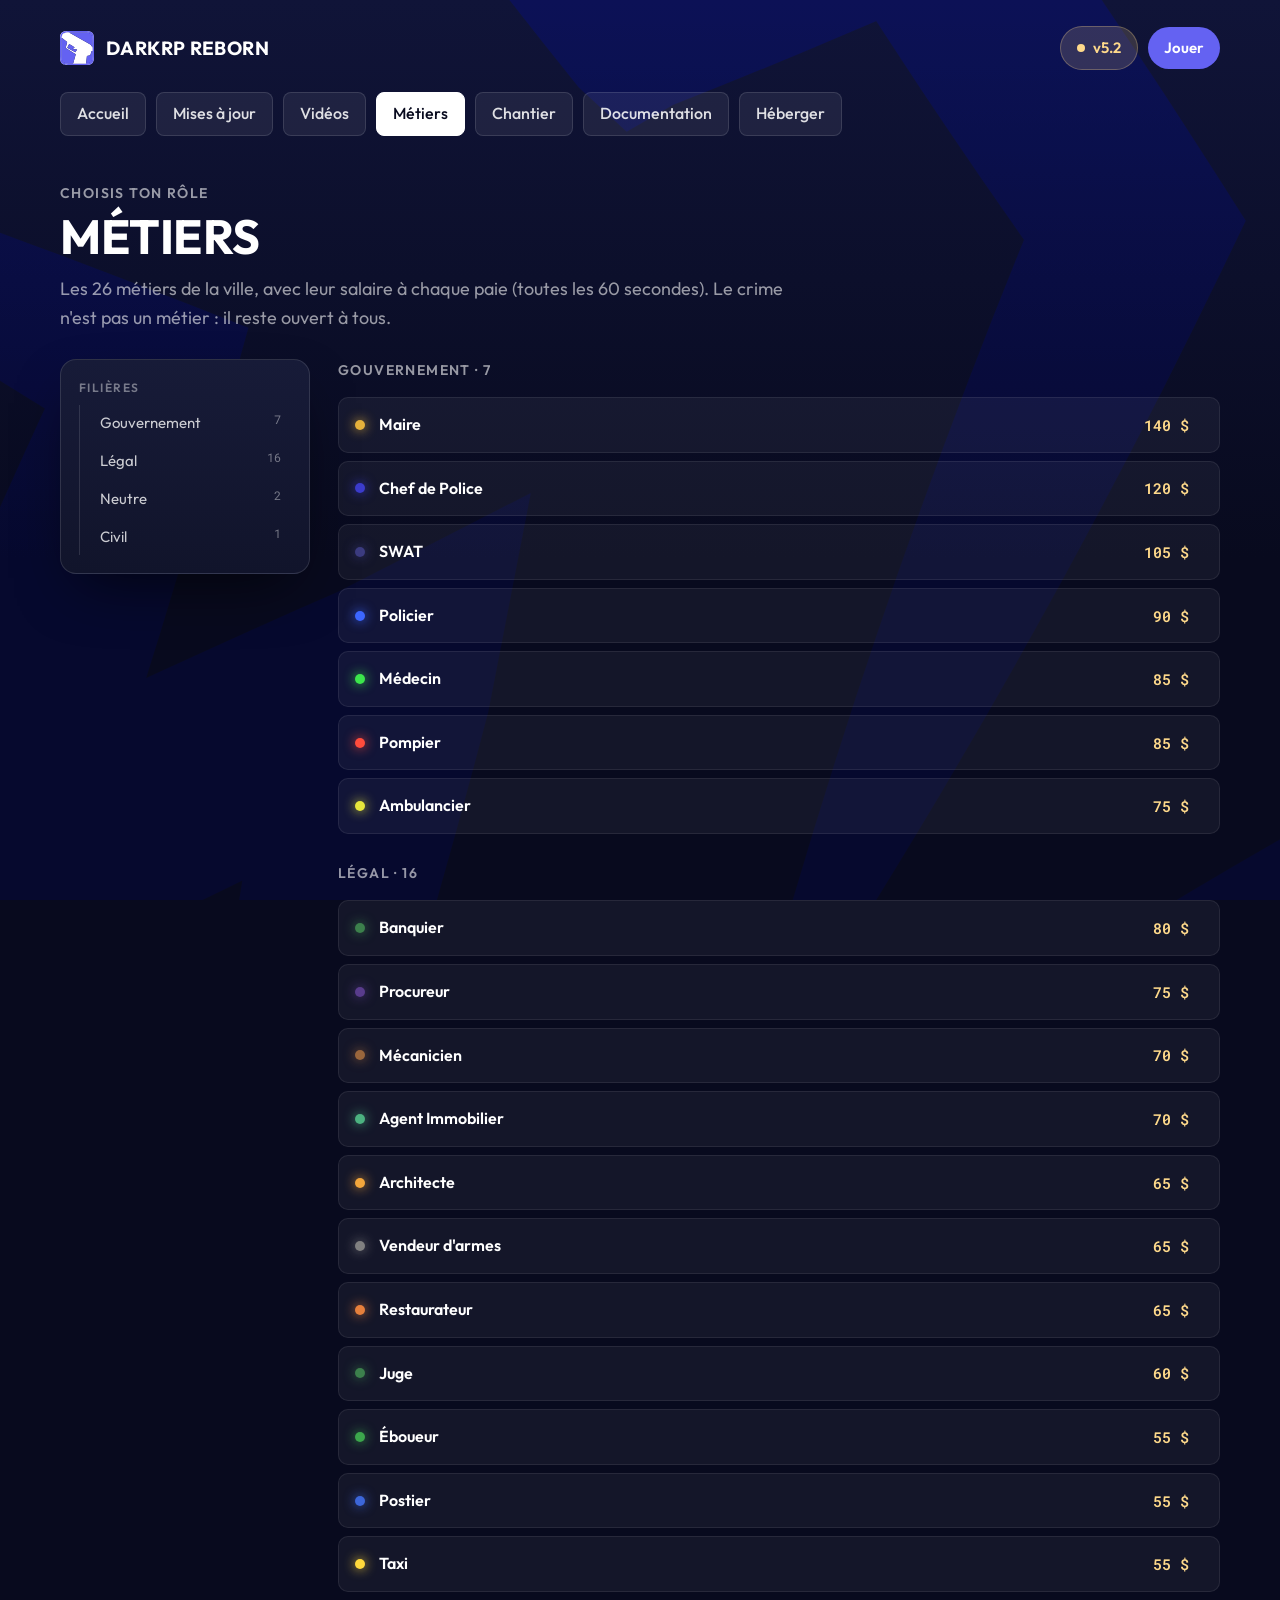
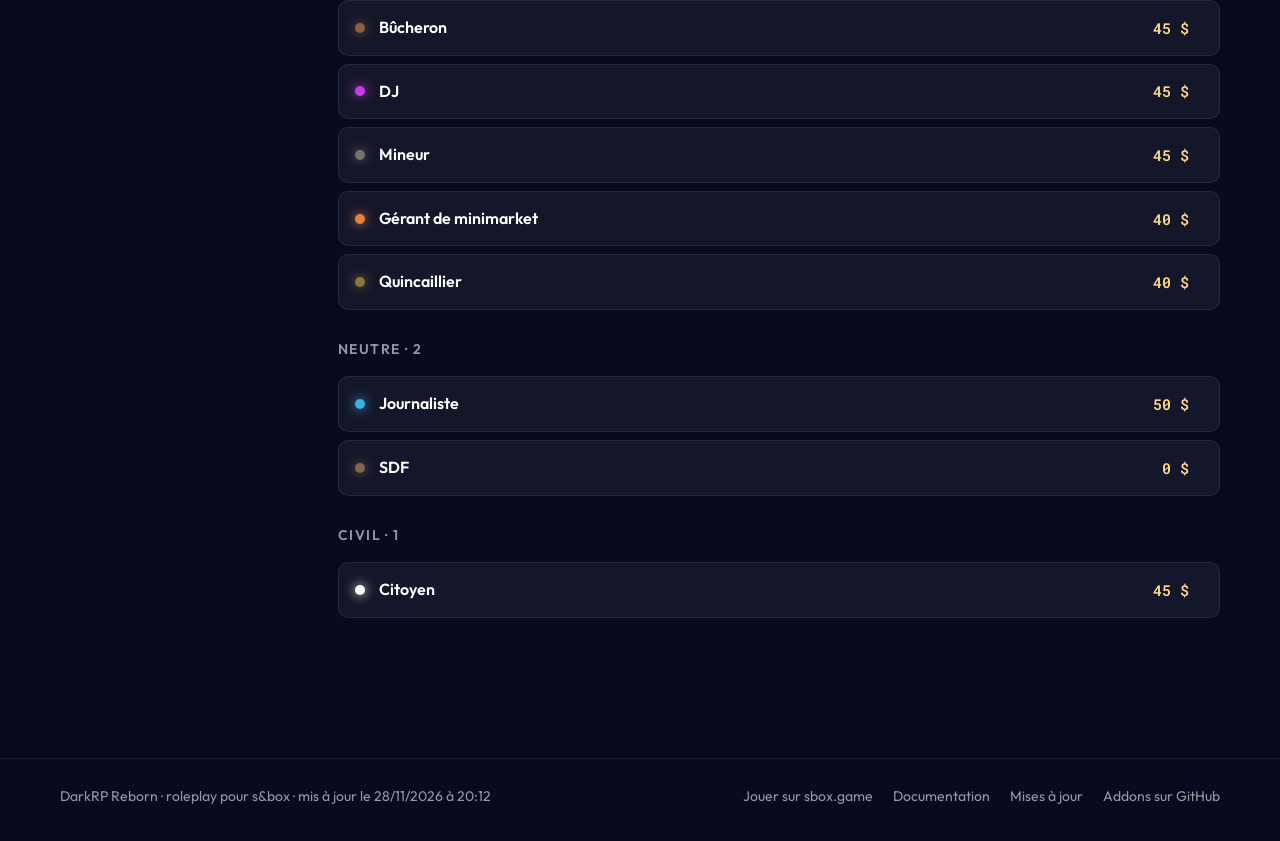
<file: metiers/index.html>
<!doctype html>
<html lang="fr">
<head>
<meta charset="utf-8">
<meta name="viewport" content="width=device-width, initial-scale=1, viewport-fit=cover">
<title>Métiers · DarkRP Reborn</title>
<meta name="description" content="Les 26 métiers de DarkRP Reborn avec leurs salaires, places et conditions.">
<meta name="theme-color" content="#080a1e">
<meta property="og:type" content="website">
<meta property="og:site_name" content="DarkRP Reborn">
<meta property="og:title" content="Métiers · DarkRP Reborn">
<meta property="og:description" content="Les 26 métiers de DarkRP Reborn avec leurs salaires, places et conditions.">
<meta property="og:url" content="https://saitamareborn.github.io/metiers">

<meta name="twitter:card" content="summary_large_image">
<link rel="canonical" href="https://saitamareborn.github.io/metiers">
<link rel="icon" href="/assets/mark.svg" type="image/svg+xml">
<link rel="preconnect" href="https://fonts.googleapis.com">
<link rel="preconnect" href="https://fonts.gstatic.com" crossorigin>
<link rel="stylesheet" href="https://fonts.googleapis.com/css2?family=Outfit:wght@400;500;600;700&family=Roboto+Mono:wght@400;600&display=swap">
<link rel="stylesheet" href="/assets/site.css?v=80ba9cefb9">
</head>
<body>
<div class="deco" aria-hidden="true"><svg viewBox="0 0 1920 1080" preserveAspectRatio="xMidYMid slice" fill="none" xmlns="http://www.w3.org/2000/svg">
<g id="bg-deco" clip-path="url(#clip0_0_4)">
<path id="Vector 6" d="M1067.5 1353.08C1094.09 1313.46 1120.31 1273.68 1146.17 1233.74C1337.4 938.385 1508.68 634.057 1660.02 320.756L1686.93 265.046L1650.33 207.439C1609.82 143.676 1568.45 80.4899 1526.23 17.8802C1479.93 -50.7831 1432.6 -118.753 1384.25 -186.03L1332.37 -268.159L1237.3 -225.743C1128.71 -169.274 1021.3 -110.367 915.058 -49.0239L1028.27 -27.8661C867.471 -176.189 700.38 -318.635 527.003 -455.205C489.623 -484.649 451.951 -513.82 413.987 -542.718C440.263 -502.894 466.831 -463.343 493.691 -424.066C618.275 -241.885 749.146 -65.5813 886.303 104.846L943.998 158.063L999.52 126.004C1113.65 81.0083 1226.6 33.5756 1338.37 -16.2943L1191.43 -56.0077C1235.67 14.0421 1280.95 83.3985 1327.25 152.062C1369.47 214.671 1412.54 276.705 1456.47 338.162L1446.78 224.844C1312.77 545.936 1198.7 876 1104.59 1215.04C1091.86 1260.89 1079.49 1306.9 1067.5 1353.08Z" fill="#5a6cc4"/>
<path id="Vector 4" d="M-341 100C-295.52 132.521 -249.841 164.639 -203.962 196.353C-29.4812 316.965 147.884 431.743 328.134 540.686L279.419 418.06C185.45 617.676 98.1768 819.777 17.5994 1024.36L-100.042 1329.61L199.746 1190.62C260.688 1162.91 321.344 1134.6 381.714 1105.69C491.444 1053.15 600.229 998.631 708.069 942.142L527.24 798.353C458.807 1167.28 410.656 1540.72 382.786 1918.69C378.685 1974.31 375.023 2030.03 371.8 2085.85C392.592 2033.95 412.944 1981.95 432.857 1929.85C568.173 1575.84 683.207 1217.3 777.96 854.247L829.006 591.491L597.131 710.458C485.511 759.055 374.837 809.624 265.107 862.167C204.737 891.074 144.653 920.579 84.8544 950.681L267.001 1116.94C339.423 909.323 405.15 699.224 464.181 486.64L490.087 393.346L415.466 364.014C219.452 286.963 20.5533 215.746 -181.23 150.365C-234.287 133.173 -287.544 116.385 -341 100Z" fill="#5a6cc4"/>
<path id="Vector 5" d="M1823.35 360C1819.99 391.53 1816.99 423.018 1814.32 454.467C1797.82 649.495 1794.69 842.957 1804.93 1034.85L1851.08 940.722C1774.14 980.713 1698.61 1023.05 1624.49 1067.74C1579.61 1094.8 1535.24 1122.73 1491.39 1151.51L1377.78 1214.31L1473.76 1312.75C1570.26 1397.72 1670.92 1478.33 1775.75 1554.55L1792.08 1442.91C1711.05 1498.51 1631.59 1557.22 1553.7 1619.02C1528.97 1638.63 1504.41 1658.56 1480 1678.8C1510.74 1671.04 1541.33 1662.97 1571.76 1654.59C1667.62 1628.19 1761.9 1598.69 1854.62 1566.09L1942.08 1506.71L1870.95 1454.45C1789.58 1353.57 1704.04 1257.08 1614.34 1164.95L1596.71 1326.19C1642.63 1300.84 1688.04 1274.64 1732.93 1247.58C1807.04 1202.89 1879.74 1155.86 1951.02 1106.48L2007.21 1067.56L1997.17 1012.35C1962.8 823.274 1915.06 635.767 1853.95 449.827C1844.1 419.844 1833.9 389.901 1823.35 360Z" fill="#5a6cc4"/>
</g>
<defs>
<clipPath id="clip0_0_4">
<rect width="1920" height="1080" fill="#5a6cc4"/>
</clipPath>
</defs>
</svg>
</div>
<header class="shell wrap">
  <div class="shell__top">
    <a class="brand" href="/"><img src="/assets/mark.svg" alt="" width="34" height="34"><span>DarkRP Reborn</span></a>
    <div class="shell__pills">
      <a class="pill pill--gold" href="/mises-a-jour/"><span class="dot"></span>v5.2</a>
      <a class="pill pill--purple" href="https://sbox.game/rebornstudio/cityliferp">Jouer</a>
    </div>
  </div>
  <nav class="tabs-nav" aria-label="Sections du site"><a href="/">Accueil</a><a href="/mises-a-jour/">Mises à jour</a><a href="/videos/">Vidéos</a><a href="/metiers/" aria-current="page">Métiers</a><a href="/chantier/">Chantier</a><a href="https://dark-rp-reborn.mintlify.app">Documentation</a><a href="https://dark-rp-reborn.mintlify.app/serveur/heberger">Héberger</a></nav>
</header>
<main class="wrap">
<div class="head rise"><div><p class="kicker">Choisis ton rôle</p><h1 class="title">Métiers</h1><p class=lede>Les 26 métiers de la ville, avec leur salaire à chaque paie (toutes les 60 secondes). Le crime n'est pas un métier : il reste ouvert à tous.</p></div></div><div class="layout"><nav class="panel rail" aria-label="Filières"><h2>Filières</h2><ul><li><a href="#gouvernement">Gouvernement<small>7</small></a></li><li><a href="#legal">Légal<small>16</small></a></li><li><a href="#neutre">Neutre<small>2</small></a></li><li><a href="#civil">Civil<small>1</small></a></li></ul></nav><div><section id="gouvernement" style="scroll-margin-top:20px;margin-bottom:28px"><p class="panel-title">Gouvernement · 7</p><div class="jobs"><details class="job-card" id="mayor" style="--c:#e6b23c"><summary class="job"><span class="job__dot"></span><span class="job__name">Maire</span><span class="chip chip--plain">Gouvernement</span><span class="job__pay">140 $</span></summary><div class="job-card__body"><p style="margin:0;color:#fff">Maire de la ville. Dirigez la cité, créez les lois et gérez les taxes. Vous êtes élu par vote populaire.</p><p style="margin:0">Utilisez /addlaw pour créer des lois. Lancez un couvre-feu en cas d&#x27;urgence. Fixez les taxes et délivrez les permis port d&#x27;armes. Vous pouvez émettre des mandats de recherche contre les criminels.</p><div class="job-card__facts"><span class="chip chip--plain">1 place</span><span class="chip chip--plain">Niveau 1 requis</span><span class="chip chip--gold">Élu par vote</span></div></div></details><details class="job-card" id="police_chief" style="--c:#3c3ccc"><summary class="job"><span class="job__dot"></span><span class="job__name">Chef de Police</span><span class="chip chip--plain">Gouvernement</span><span class="job__pay">120 $</span></summary><div class="job-card__body"><p style="margin:0;color:#fff">Commissaire de Police. Vous dirigez les forces de l&#x27;ordre et coordonnez les opérations. Le chef de la police.</p><p style="margin:0">Dirigez les patrouilles, coordonnez les interventions et assignez les missions à vos agents. Vous avez autorité sur tous les policiers. Validez les mandats et supervisez les arrestations.</p><div class="job-card__facts"><span class="chip chip--plain">1 place</span><span class="chip chip--plain">Niveau 3 requis</span></div></div></details><details class="job-card" id="swat" style="--c:#3c3c80"><summary class="job"><span class="job__dot"></span><span class="job__name">SWAT</span><span class="chip chip--plain">Gouvernement</span><span class="job__pay">105 $</span></summary><div class="job-card__body"><p style="margin:0;color:#fff">Membre du RAID. Unité d&#x27;intervention spéciale pour les situations critiques : prises d&#x27;otages, braquages et opérations spéciales.</p><p style="margin:0">Vous n&#x27;intervenez que sur les situations critiques (braquages, prises d&#x27;otages). Ne patrouillez que si aucun policier n&#x27;est disponible. Équipez-vous lourdement avant chaque intervention.</p><div class="job-card__facts"><span class="chip chip--plain">4 places</span><span class="chip chip--plain">Niveau 5 requis</span></div></div></details><details class="job-card" id="cop" style="--c:#3c66ff"><summary class="job"><span class="job__dot"></span><span class="job__name">Policier</span><span class="chip chip--plain">Gouvernement</span><span class="job__pay">90 $</span></summary><div class="job-card__body"><p style="margin:0;color:#fff">Agent de la Police Nationale. Protégez les citoyens et maintenez l&#x27;ordre dans la ville. Vous avez le pouvoir d&#x27;arrêter les criminels.</p><p style="margin:0">Patrouillez dans la ville, répondez aux appels (composez le 17). Utilisez votre bâton d&#x27;arrestation pour arrêter les criminels recherchés. Vérifiez les armes des citoyens. Favorisez toujours l&#x27;arrestation à l&#x27;exécution.</p><div class="job-card__facts"><span class="chip chip--plain">8 places</span><span class="chip chip--plain">Niveau 2 requis</span></div></div></details><details class="job-card" id="doctor" style="--c:#3ce64c"><summary class="job"><span class="job__dot"></span><span class="job__name">Médecin</span><span class="chip chip--plain">Gouvernement</span><span class="job__pay">85 $</span></summary><div class="job-card__body"><p style="margin:0;color:#fff">Médecin de la ville. Soignez les blessés et sauvez des vies. Sans vous, personne ne peut être soigné.</p><p style="margin:0">Installez-vous à l&#x27;hôpital ou patrouillez pour soigner les blessés. Utilisez votre kit médical pour guérir les joueurs. Vous ne pouvez pas refuser de soigner quelqu&#x27;un.</p><div class="job-card__facts"><span class="chip chip--plain">4 places</span></div></div></details><details class="job-card" id="firefighter" style="--c:#ff4c3c"><summary class="job"><span class="job__dot"></span><span class="job__name">Pompier</span><span class="chip chip--plain">Gouvernement</span><span class="job__pay">85 $</span></summary><div class="job-card__body"><p style="margin:0;color:#fff">Pompier de la ville. Éteignez les incendies, sauvez les citoyens et intervenez sur les accidents.</p><p style="margin:0">Répondez aux appels d&#x27;urgence incendie. Utilisez votre équipement pour éteindre les feux. Secourez les personnes piégées.</p><div class="job-card__facts"><span class="chip chip--plain">4 places</span></div></div></details><details class="job-card" id="ambulancier" style="--c:#e6e63c"><summary class="job"><span class="job__dot"></span><span class="job__name">Ambulancier</span><span class="chip chip--plain">Gouvernement</span><span class="job__pay">75 $</span></summary><div class="job-card__body"><p style="margin:0;color:#fff">Ambulancier du SAMU. Premier intervenant sur les urgences médicales. Transportez les blessés à l&#x27;hôpital.</p><p style="margin:0">Répondez aux urgences médicales, transportez les blessés et assistez les médecins. Conduisez l&#x27;ambulance avec prudence. Premiers soins sur le terrain.</p><div class="job-card__facts"><span class="chip chip--plain">2 places</span></div></div></details></div></section><section id="legal" style="scroll-margin-top:20px;margin-bottom:28px"><p class="panel-title">Légal · 16</p><div class="jobs"><details class="job-card" id="banker" style="--c:#3c804c"><summary class="job"><span class="job__dot"></span><span class="job__name">Banquier</span><span class="chip chip--plain">Légal</span><span class="job__pay">80 $</span></summary><div class="job-card__body"><p style="margin:0;color:#fff">Banquier de la ville. Gérez les fonds, protégez la banque et offrez des services financiers aux citoyens.</p><p style="margin:0">Restez à la banque, gérez les dépôts et retraits. Recrutez des agents de sécurité. Vous pouvez proposer des prêts aux joueurs.</p><div class="job-card__facts"><span class="chip chip--plain">2 places</span><span class="chip chip--plain">Niveau 2 requis</span></div></div></details><details class="job-card" id="prosecutor" style="--c:#593c8c"><summary class="job"><span class="job__dot"></span><span class="job__name">Procureur</span><span class="chip chip--plain">Légal</span><span class="job__pay">75 $</span></summary><div class="job-card__body"><p style="margin:0;color:#fff">Représente la ville face aux criminels. Ouvre les poursuites, consulte les casiers au MDT et négocie les plaider-coupables. Le juge tranche, le procureur requiert.</p><p style="margin:0">Consultez les casiers sur le terminal MDT du commissariat. Ouvrez une poursuite avec /poursuite contre un suspect. Approchez un joueur recherché et proposez-lui un plaider-coupable (menu E) : il paie une amende réduite et la recherche est levée. Les grosses affaires vont au juge.</p><div class="job-card__facts"><span class="chip chip--plain">1 place</span><span class="chip chip--plain">Niveau 2 requis</span><span class="chip chip--gold">Élu par vote</span></div></div></details><details class="job-card" id="mechanic" style="--c:#99663c"><summary class="job"><span class="job__dot"></span><span class="job__name">Mécanicien</span><span class="chip chip--plain">Légal</span><span class="job__pay">70 $</span></summary><div class="job-card__body"><p style="margin:0;color:#fff">Mécanicien automobile. Réparez les véhicules endommagés et proposez vos services aux conducteurs.</p><p style="margin:0">Installez votre garage et réparez les véhicules des clients. Vous pouvez aussi vendre des pièces détachées. Fixez vos tarifs raisonnablement.</p><div class="job-card__facts"><span class="chip chip--plain">3 places</span></div></div></details><details class="job-card" id="real_estate" style="--c:#4cb280"><summary class="job"><span class="job__dot"></span><span class="job__name">Agent Immobilier</span><span class="chip chip--plain">Légal</span><span class="job__pay">70 $</span></summary><div class="job-card__body"><p style="margin:0;color:#fff">Agent immobilier. Achetez, vendez et louez des propriétés dans toute la ville.</p><p style="margin:0">Visitez les propriétés disponibles et proposez-les aux acheteurs. Négociez les prix et les locations. Touchez une commission sur chaque vente.</p><div class="job-card__facts"><span class="chip chip--plain">3 places</span></div></div></details><details class="job-card" id="architecte" style="--c:#f2a63c"><summary class="job"><span class="job__dot"></span><span class="job__name">Architecte</span><span class="chip chip--plain">Légal</span><span class="job__pay">65 $</span></summary><div class="job-card__body"><p style="margin:0;color:#fff">Architecte de la ville. Dessinez et construisez des maisons et des intérieurs partout sur la carte grâce à votre table de conception en vue aérienne.</p><p style="margin:0">Sélectionnez vos plans dans la hotbar et utilisez-les : la caméra passe en vue du dessus. Posez un chantier, puis glissez des murs, remplissez les sols et placez le mobilier. Chaque élément coûte de l&#x27;argent ; la démolition rembourse 70%.</p><div class="job-card__facts"><span class="chip chip--plain">2 places</span></div></div></details><details class="job-card" id="arms_dealer" style="--c:#808080"><summary class="job"><span class="job__dot"></span><span class="job__name">Vendeur d&#x27;armes</span><span class="chip chip--plain">Légal</span><span class="job__pay">65 $</span></summary><div class="job-card__body"><p style="margin:0;color:#fff">Vendeur d&#x27;armes légal. Vous êtes le seul autorisé à vendre des armes aux citoyens possédant un permis.</p><p style="margin:0">Ouvrez une boutique d&#x27;armes et vendez aux clients avec permis. Fixez vos prix (max 40 % de marge). Vous ne pouvez pas acheter d&#x27;armes pour votre usage personnel si d&#x27;autres vendeurs existent.</p><div class="job-card__facts"><span class="chip chip--plain">2 places</span><span class="chip chip--plain">Niveau 2 requis</span></div></div></details><details class="job-card" id="restaurateur" style="--c:#e6803c"><summary class="job"><span class="job__dot"></span><span class="job__name">Restaurateur</span><span class="chip chip--plain">Légal</span><span class="job__pay">65 $</span></summary><div class="job-card__body"><p style="margin:0;color:#fff">Restaurateur. Cuisinez et servez des repas aux citoyens affamés de la ville.</p><p style="margin:0">Ouvrez votre restaurant, préparez les repas et servez vos clients. Achetez un micro-ondes avec /buymicrowave. Vous pouvez livrer à domicile.</p><div class="job-card__facts"><span class="chip chip--plain">6 places</span></div></div></details><details class="job-card" id="judge" style="--c:#3c804c"><summary class="job"><span class="job__dot"></span><span class="job__name">Juge</span><span class="chip chip--plain">Légal</span><span class="job__pay">60 $</span></summary><div class="job-card__body"><p style="margin:0;color:#fff">Magistrat de la ville. Préside les audiences, tranche les litiges entre joueurs et consigne ses jugements par écrit. Son marteau fait loi dans la salle d&#x27;audience.</p><p style="margin:0">Présidez les audiences : tranchez les litiges entre joueurs, consignez vos jugements dans le carnet et faites régner l&#x27;ordre au marteau. Restez impartial.</p><div class="job-card__facts"><span class="chip chip--plain">1 place</span><span class="chip chip--plain">Niveau 1 requis</span><span class="chip chip--gold">Élu par vote</span></div></div></details><details class="job-card" id="eboueur" style="--c:#3ca64c"><summary class="job"><span class="job__dot"></span><span class="job__name">Éboueur</span><span class="chip chip--plain">Légal</span><span class="job__pay">55 $</span></summary><div class="job-card__body"><p style="margin:0;color:#fff">Collecte les ordures de la ville au volant du Camion Poubelle.</p><p style="margin:0">Prenez votre Camion Poubelle (gratuit à la concession) et ramassez les ordures sur vos tournées. Gardez la ville propre !</p><div class="job-card__facts"><span class="chip chip--plain">3 places</span></div></div></details><details class="job-card" id="postier" style="--c:#3c66d9"><summary class="job"><span class="job__dot"></span><span class="job__name">Postier</span><span class="chip chip--plain">Légal</span><span class="job__pay">55 $</span></summary><div class="job-card__body"><p style="margin:0;color:#fff">Distribue le courrier et les colis de la ville avec le Fourgon Postal.</p><p style="margin:0">Prenez votre Fourgon Postal (gratuit à la concession) et livrez le courrier aux citoyens. Conduisez prudemment et respectez vos tournées.</p><div class="job-card__facts"><span class="chip chip--plain">3 places</span></div></div></details><details class="job-card" id="taxi" style="--c:#ffd93c"><summary class="job"><span class="job__dot"></span><span class="job__name">Taxi</span><span class="chip chip--plain">Légal</span><span class="job__pay">55 $</span></summary><div class="job-card__body"><p style="margin:0;color:#fff">Chauffeur de taxi. Transportez les citoyens à travers la ville contre rémunération.</p><p style="margin:0">Prenez votre taxi et proposez vos services aux joueurs. Négociez le prix de la course avant de partir. Conduisez prudemment !</p><div class="job-card__facts"><span class="chip chip--plain">3 places</span></div></div></details><details class="job-card" id="bucheron" style="--c:#8c613c"><summary class="job"><span class="job__dot"></span><span class="job__name">Bûcheron</span><span class="chip chip--plain">Légal</span><span class="job__pay">45 $</span></summary><div class="job-card__body"><p style="margin:0;color:#fff">Abat les pins du lot de la scierie, porte les bûches à la scie et vend le bois.</p><p style="margin:0">Prenez la hache dans votre barre et maintenez le clic face à un pin du lot, à côté de la scierie. Visez l&#x27;entaille : un coup sur l&#x27;éclat qui brille compte presque double. L&#x27;arbre tombe à l&#x27;opposé de l&#x27;entaille, écartez-vous. Coupez ensuite le tronc couché en bûches, là où ça brille. Portez les bûches sur l&#x27;épaule (E), deux au plus ; reprendre un outil les pose. Sciez-les à la scie, puis vendez bûches ou planches au comptoir.</p><div class="job-card__facts"><span class="chip chip--plain">4 places</span></div></div></details><details class="job-card" id="dj" style="--c:#cc3ce6"><summary class="job"><span class="job__dot"></span><span class="job__name">DJ</span><span class="chip chip--plain">Légal</span><span class="job__pay">45 $</span></summary><div class="job-card__body"><p style="margin:0;color:#fff">DJ de la ville. Animez les soirées, les clubs et les événements avec votre musique.</p><p style="margin:0">Installez-vous dans un club ou organisez des événements en plein air. Jouez de la musique pour les citoyens. Vous pouvez faire payer l&#x27;entrée.</p><div class="job-card__facts"><span class="chip chip--plain">1 place</span></div></div></details><details class="job-card" id="mineur" style="--c:#78736b"><summary class="job"><span class="job__dot"></span><span class="job__name">Mineur</span><span class="chip chip--plain">Légal</span><span class="job__pay">45 $</span></summary><div class="job-card__body"><p style="margin:0;color:#fff">Creuse la roche de la mine de Grey Peak, sort le minerai en wagonnet, le fond en lingots et le vend.</p><p style="margin:0">Prenez la pioche dans votre barre. La mine est sur la rive du lac du Haut, au bout de la piste. Au fond de la galerie, frappez la roche : visez l&#x27;éclat pour frapper deux fois plus fort. Videz votre sac dans le wagonnet (E), poussez-le dehors, basculez-le dans le concasseur, fondez les lingots au four puis vendez au comptoir.</p><div class="job-card__facts"><span class="chip chip--plain">6 places</span></div></div></details><details class="job-card" id="minimarket" style="--c:#e6803c"><summary class="job"><span class="job__dot"></span><span class="job__name">Gérant de minimarket</span><span class="chip chip--plain">Légal</span><span class="job__pay">40 $</span></summary><div class="job-card__body"><p style="margin:0;color:#fff">Tient la supérette du quartier : commande les stocks, remplit les rayons et vend de quoi manger à toute la ville. Tant qu&#x27;un gérant ou un restaurateur travaille, les distributeurs ne servent que du dépannage.</p><p style="margin:0">Commandez vos stocks au PC de gestion, réceptionnez les caisses livrées et remplissez les rayons. Vendez de quoi manger et boire à toute la ville.</p><div class="job-card__facts"><span class="chip chip--plain">2 places</span></div></div></details><details class="job-card" id="quincaillier" style="--c:#8c7340"><summary class="job"><span class="job__dot"></span><span class="job__name">Quincaillier</span><span class="chip chip--plain">Légal</span><span class="job__pay">40 $</span></summary><div class="job-card__body"><p style="margin:0;color:#fff">Tient la quincaillerie-jardinerie du quartier : outillage, matériel de jardinage et tout le nécessaire pour cultiver ses plantes. Discret sur l&#x27;origine de certaines graines.</p><p style="margin:0">Tenez la boutique : vendez outils, terreau, engrais, arrosoirs et graines aux habitants. Approvisionnez vos rayons et fixez vos prix.</p><div class="job-card__facts"><span class="chip chip--plain">2 places</span></div></div></details></div></section><section id="neutre" style="scroll-margin-top:20px;margin-bottom:28px"><p class="panel-title">Neutre · 2</p><div class="jobs"><details class="job-card" id="journalist" style="--c:#3cb2e6"><summary class="job"><span class="job__dot"></span><span class="job__name">Journaliste</span><span class="chip chip--plain">Neutre</span><span class="job__pay">50 $</span></summary><div class="job-card__body"><p style="margin:0;color:#fff">Journaliste de DarkRP Reborn News. Enquêtez, interviewez et diffusez les informations à travers la ville.</p><p style="margin:0">Interviewez les citoyens, enquêtez sur les scandales et publiez vos articles. Utilisez votre caméra pour documenter les événements.</p><div class="job-card__facts"><span class="chip chip--plain">2 places</span></div></div></details><details class="job-card" id="homeless" style="--c:#80664c"><summary class="job"><span class="job__dot"></span><span class="job__name">SDF</span><span class="chip chip--plain">Neutre</span><span class="job__pay">0 $</span></summary><div class="job-card__body"><p style="margin:0;color:#fff">Sans-abri. Vous n&#x27;avez rien. Mendiez, chantez et survivez dans les rues de la ville.</p><p style="margin:0">Construisez un abri de fortune, mendiez aux passants, chantez pour gagner quelques pièces. La rue est votre maison.</p><div class="job-card__facts"><span class="chip chip--plain">Places illimitées</span></div></div></details></div></section><section id="civil" style="scroll-margin-top:20px;margin-bottom:28px"><p class="panel-title">Civil · 1</p><div class="jobs"><details class="job-card" id="citizen" style="--c:#ffffff"><summary class="job"><span class="job__dot"></span><span class="job__name">Citoyen</span><span class="chip chip--plain">Civil</span><span class="job__pay">45 $</span></summary><div class="job-card__body"><p style="margin:0;color:#fff">Vous êtes un simple citoyen de la ville. Respectez les lois, trouvez un emploi ou achetez une maison. Le monde est à vous.</p><p style="margin:0">En tant que citoyen, vous pouvez acheter des propriétés, interagir avec les autres joueurs et participer à la vie de la ville. Ouvrez le menu F4 pour choisir un métier. Gagnez de l&#x27;argent en travaillant ou en montant votre propre business.</p><div class="job-card__facts"><span class="chip chip--plain">Places illimitées</span></div></div></details></div></section></div></div>
</main>
<footer class="foot">
  <div class="wrap">
    <div>DarkRP Reborn · roleplay pour s&amp;box · mis à jour le 28/11/2026 à 20:12</div>
    <nav aria-label="Liens">
      <a href="https://sbox.game/rebornstudio/cityliferp">Jouer sur sbox.game</a><a href="https://dark-rp-reborn.mintlify.app">Documentation</a><a href="/mises-a-jour/">Mises à jour</a><a href="https://github.com/SaitamaReborn/darkrp-reborn">Addons sur GitHub</a>
    </nav>
  </div>
</footer>
<dialog class="lightbox" id="lightbox" aria-label="Image agrandie">
  <button type="button" class="close"><span class="key">Échap</span> Fermer</button>
  <img alt=""><p></p>
</dialog>
<script src="/assets/site.js?v=80ba9cefb9" defer></script>
</body>
</html>
</file>
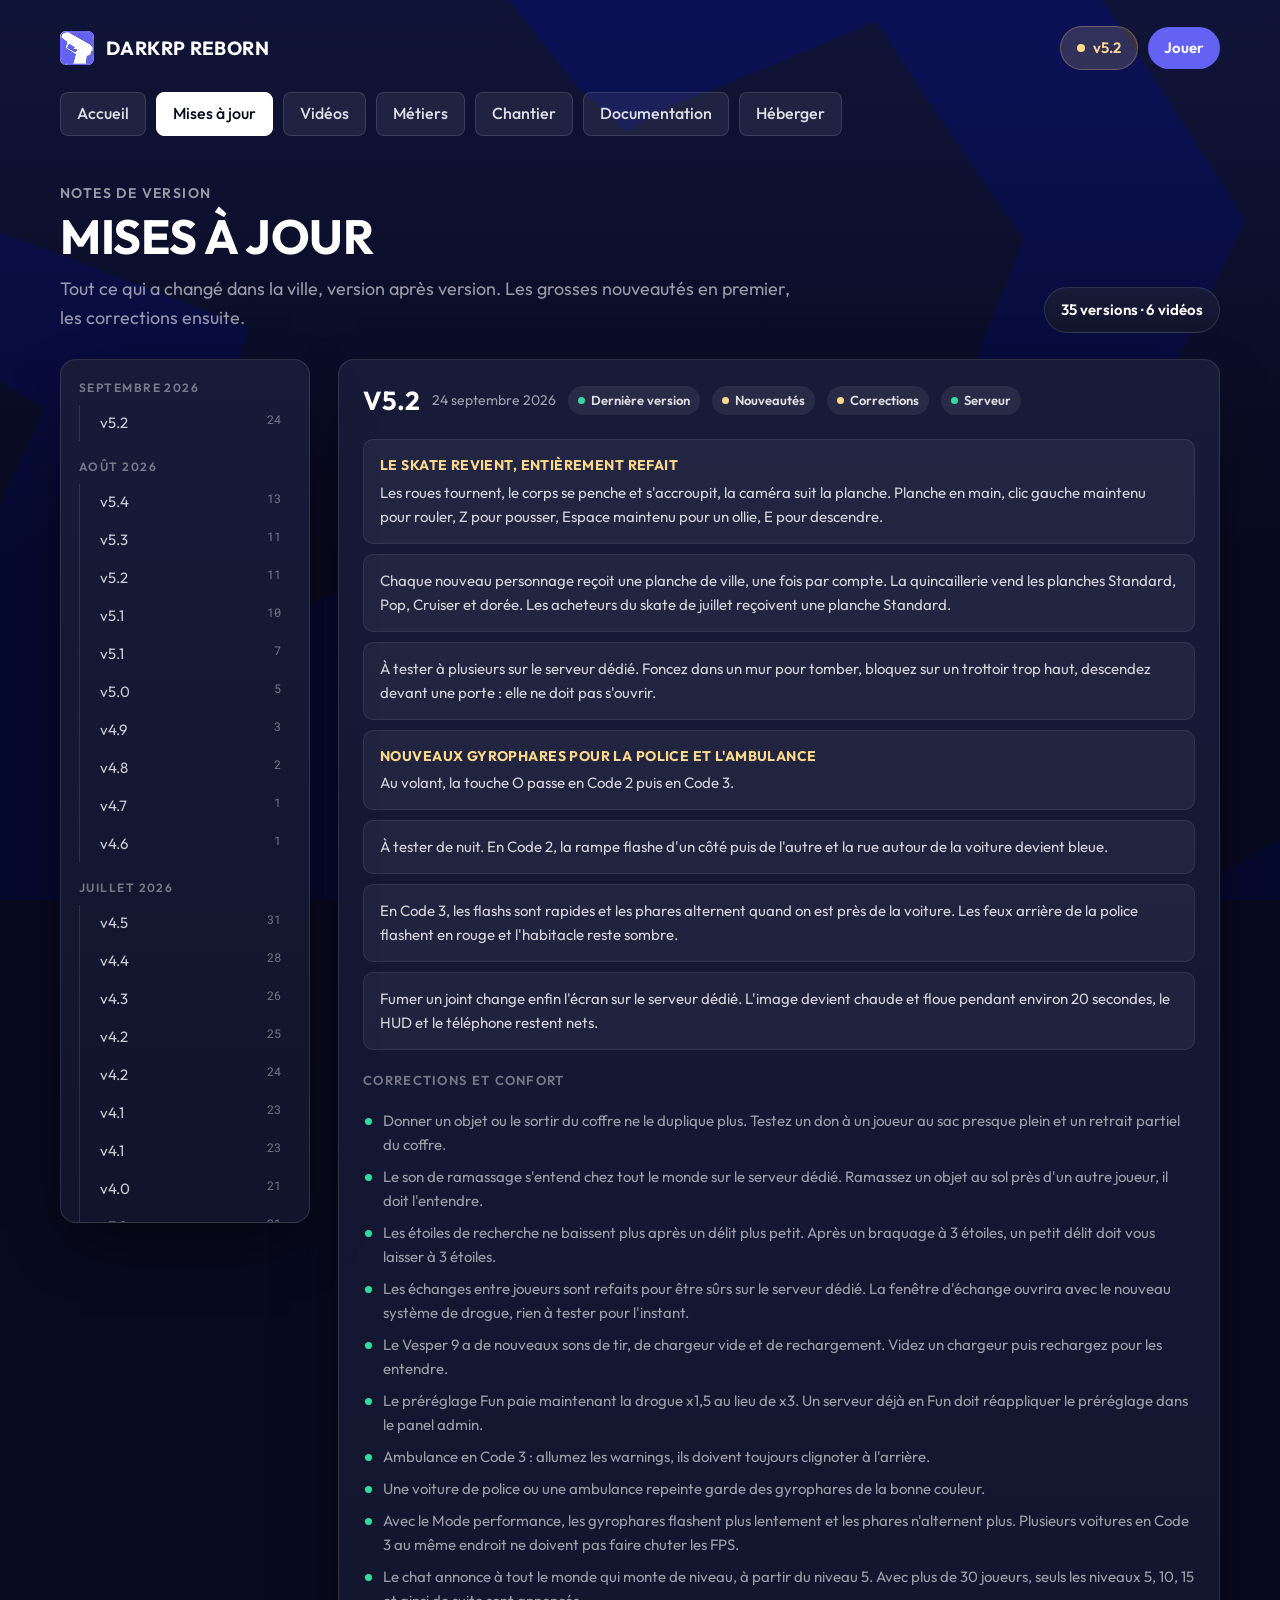
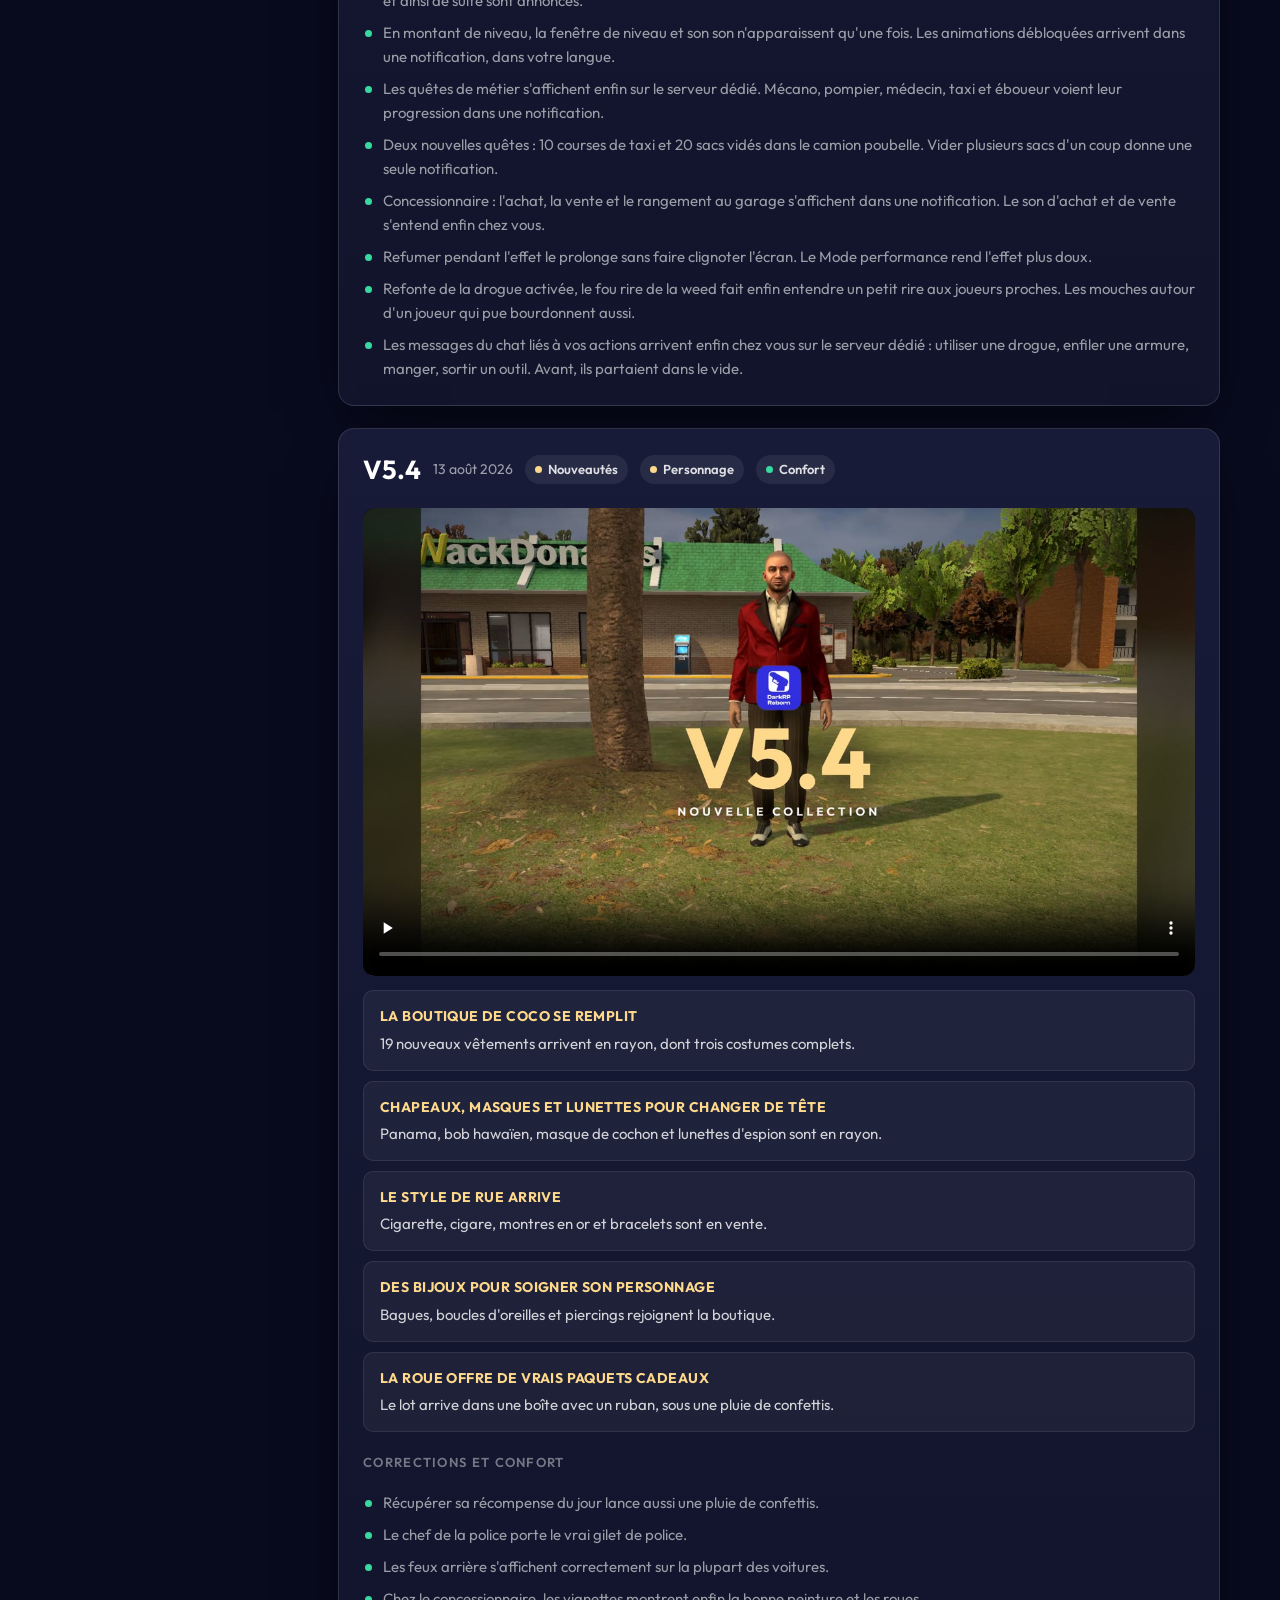
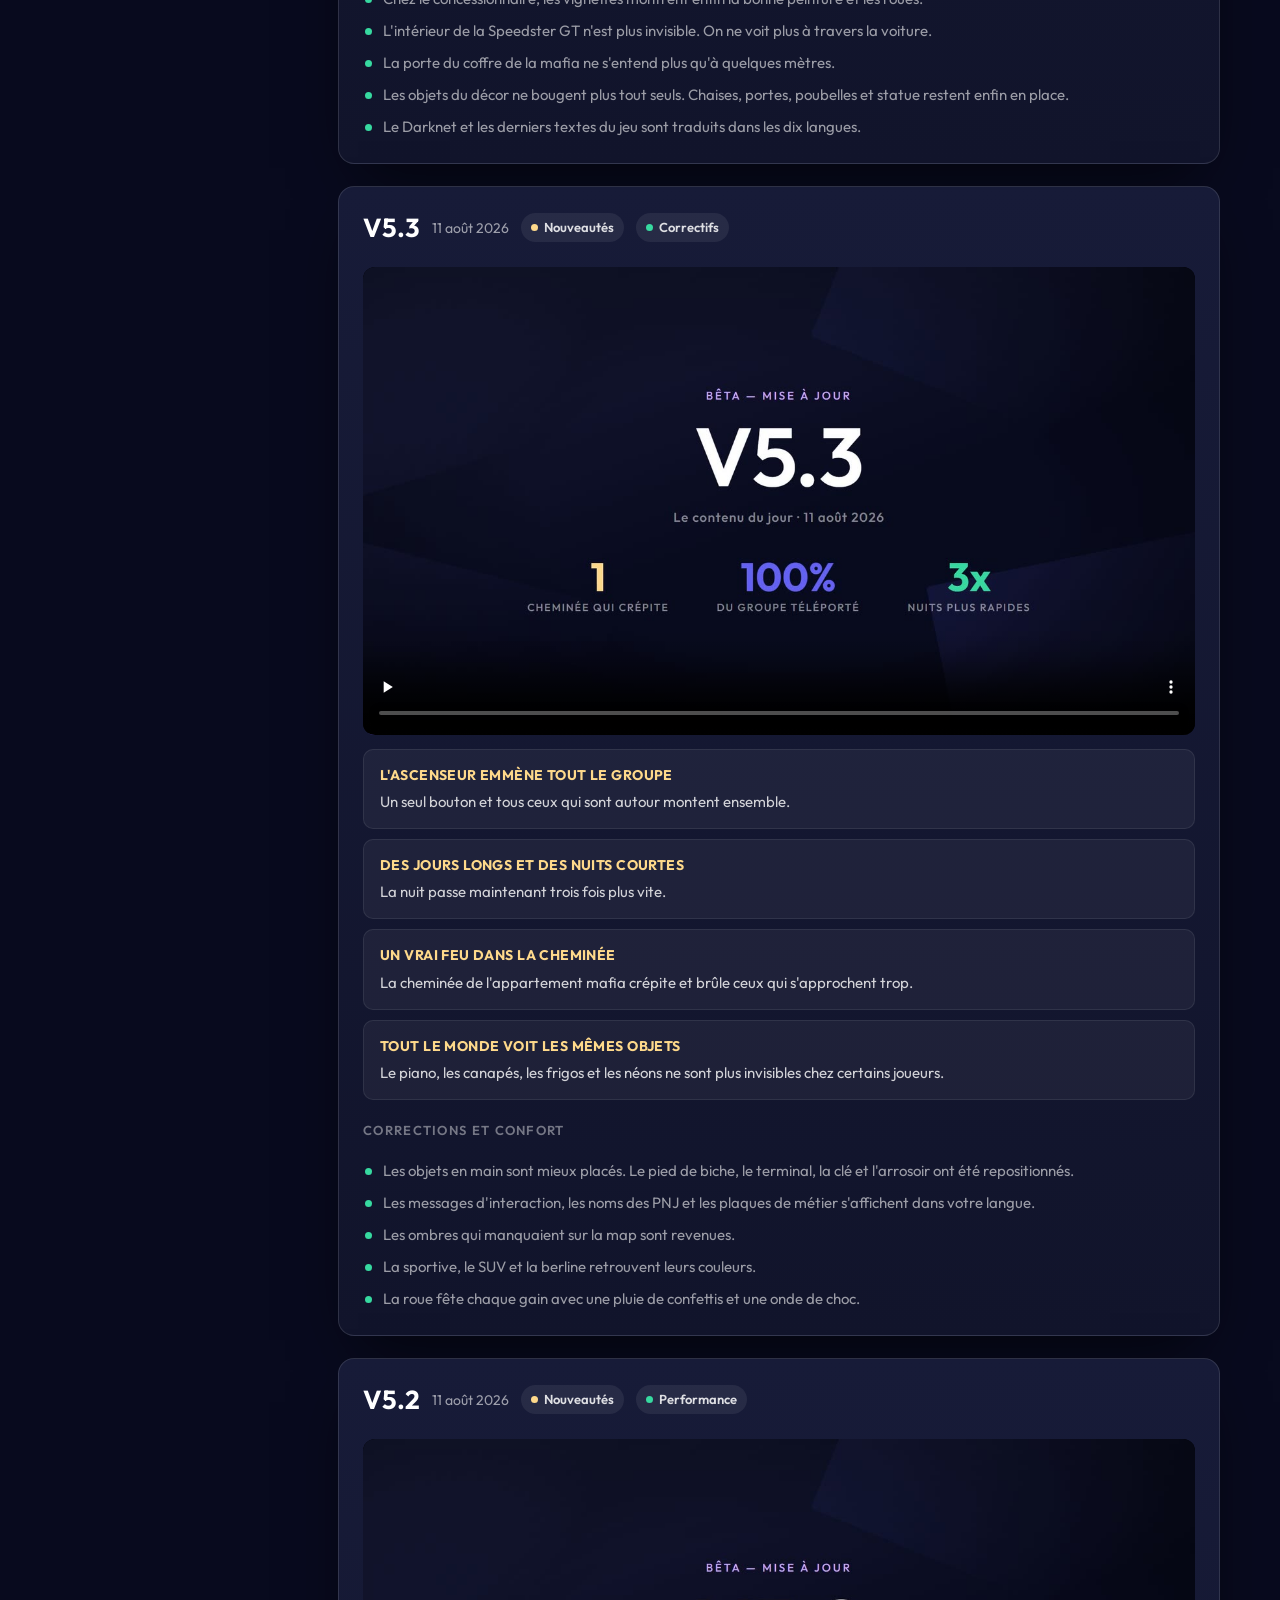
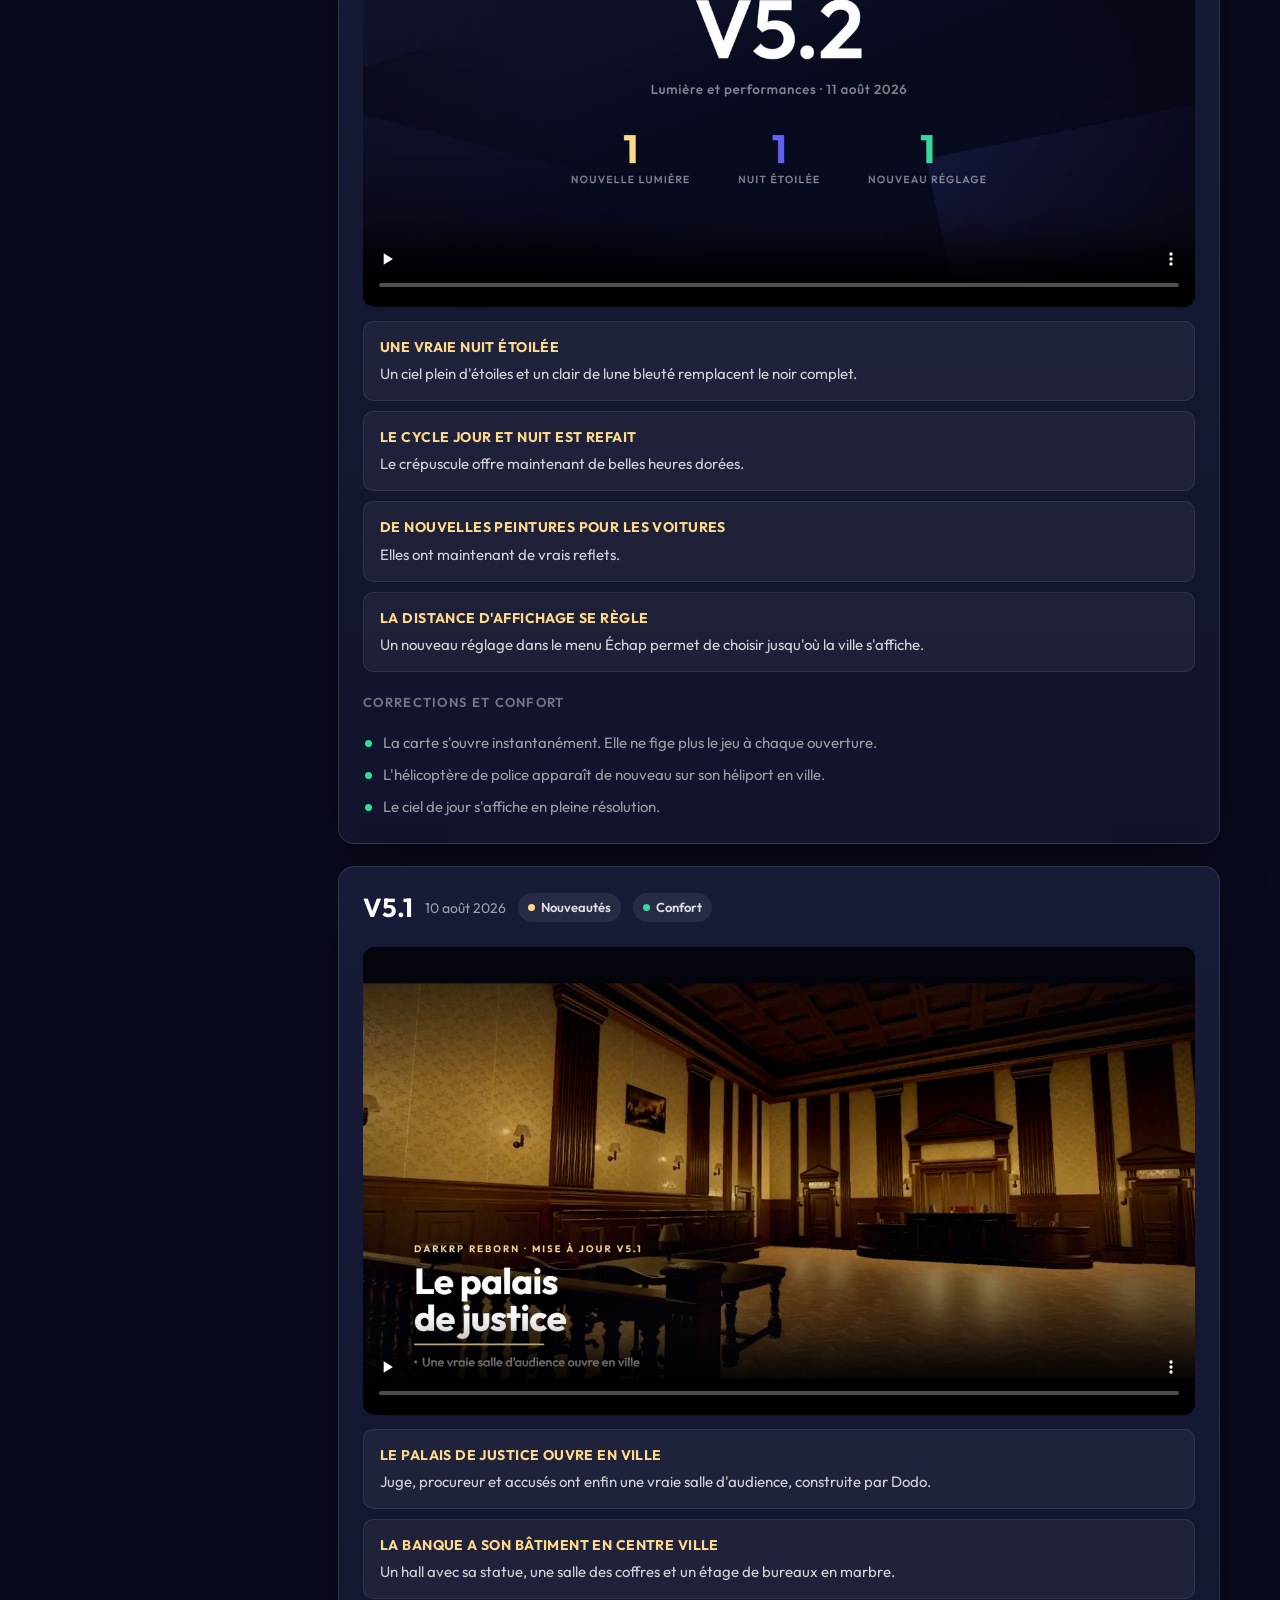
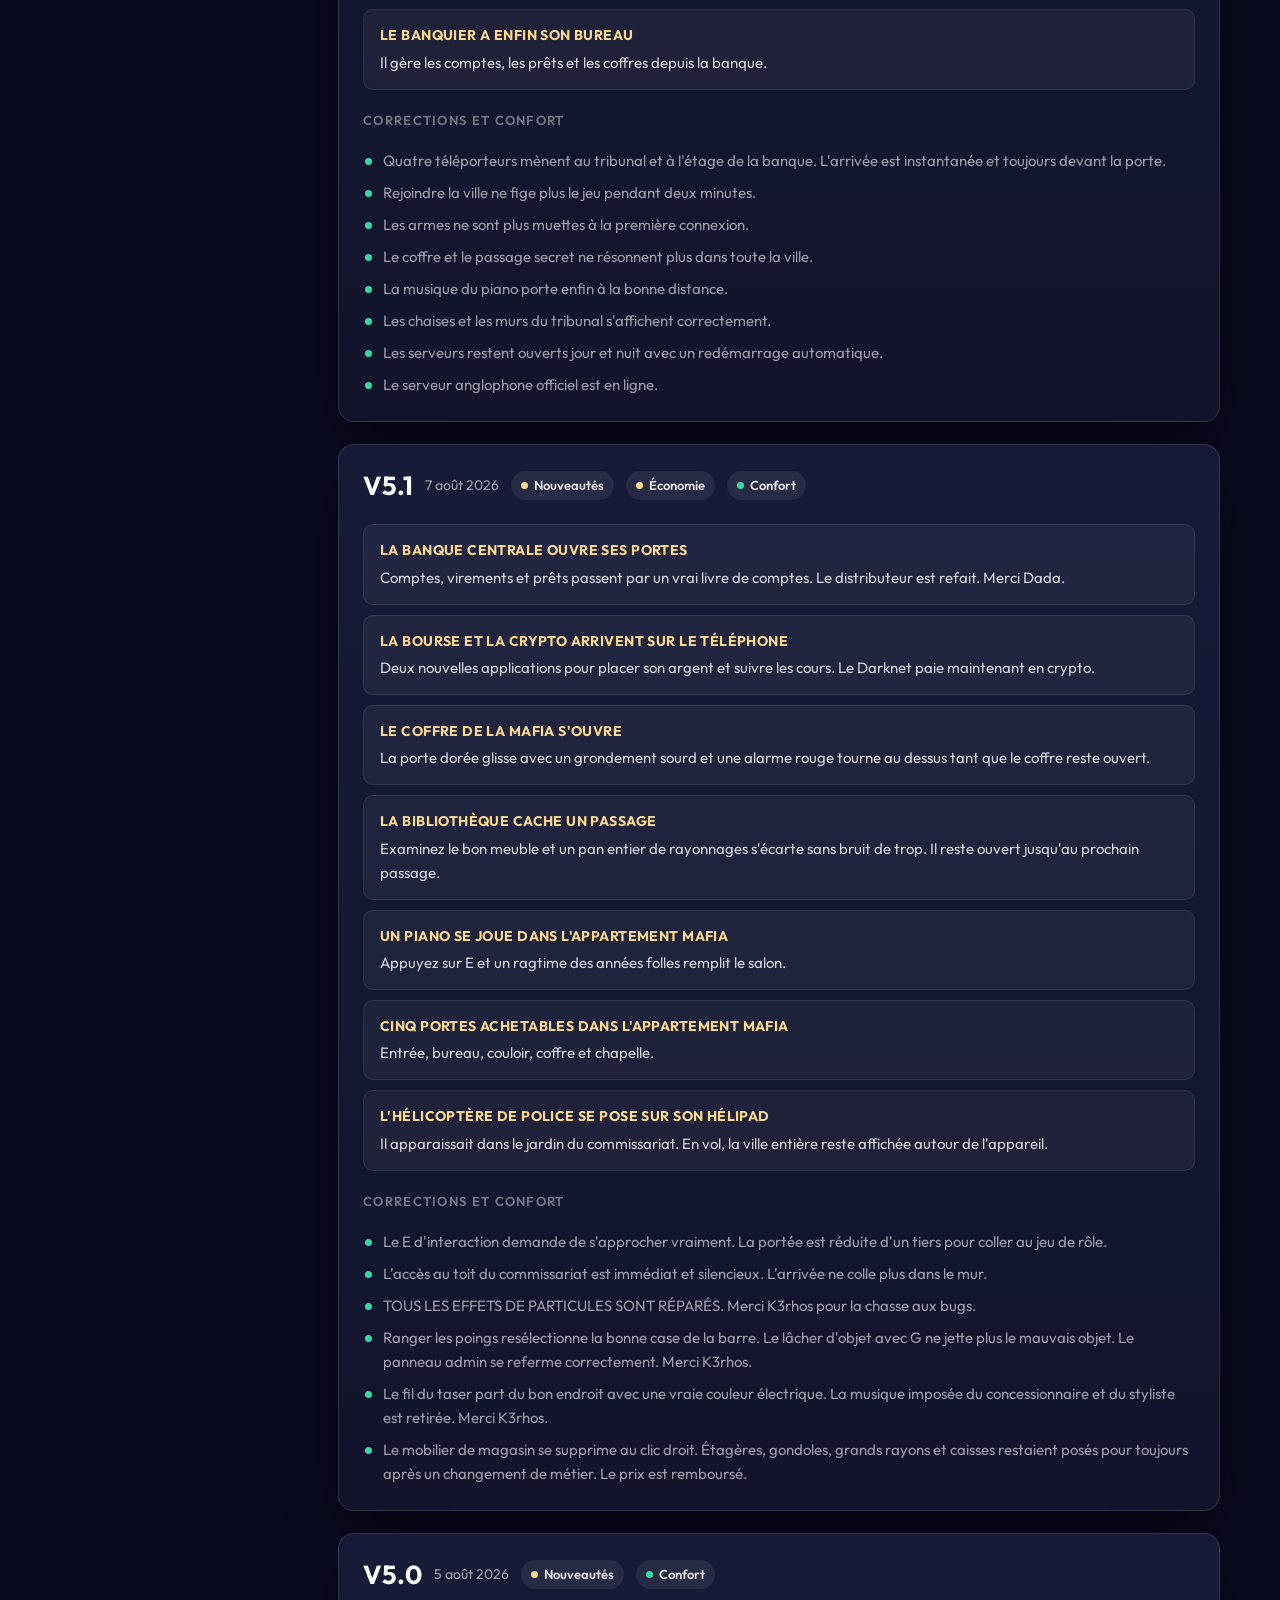
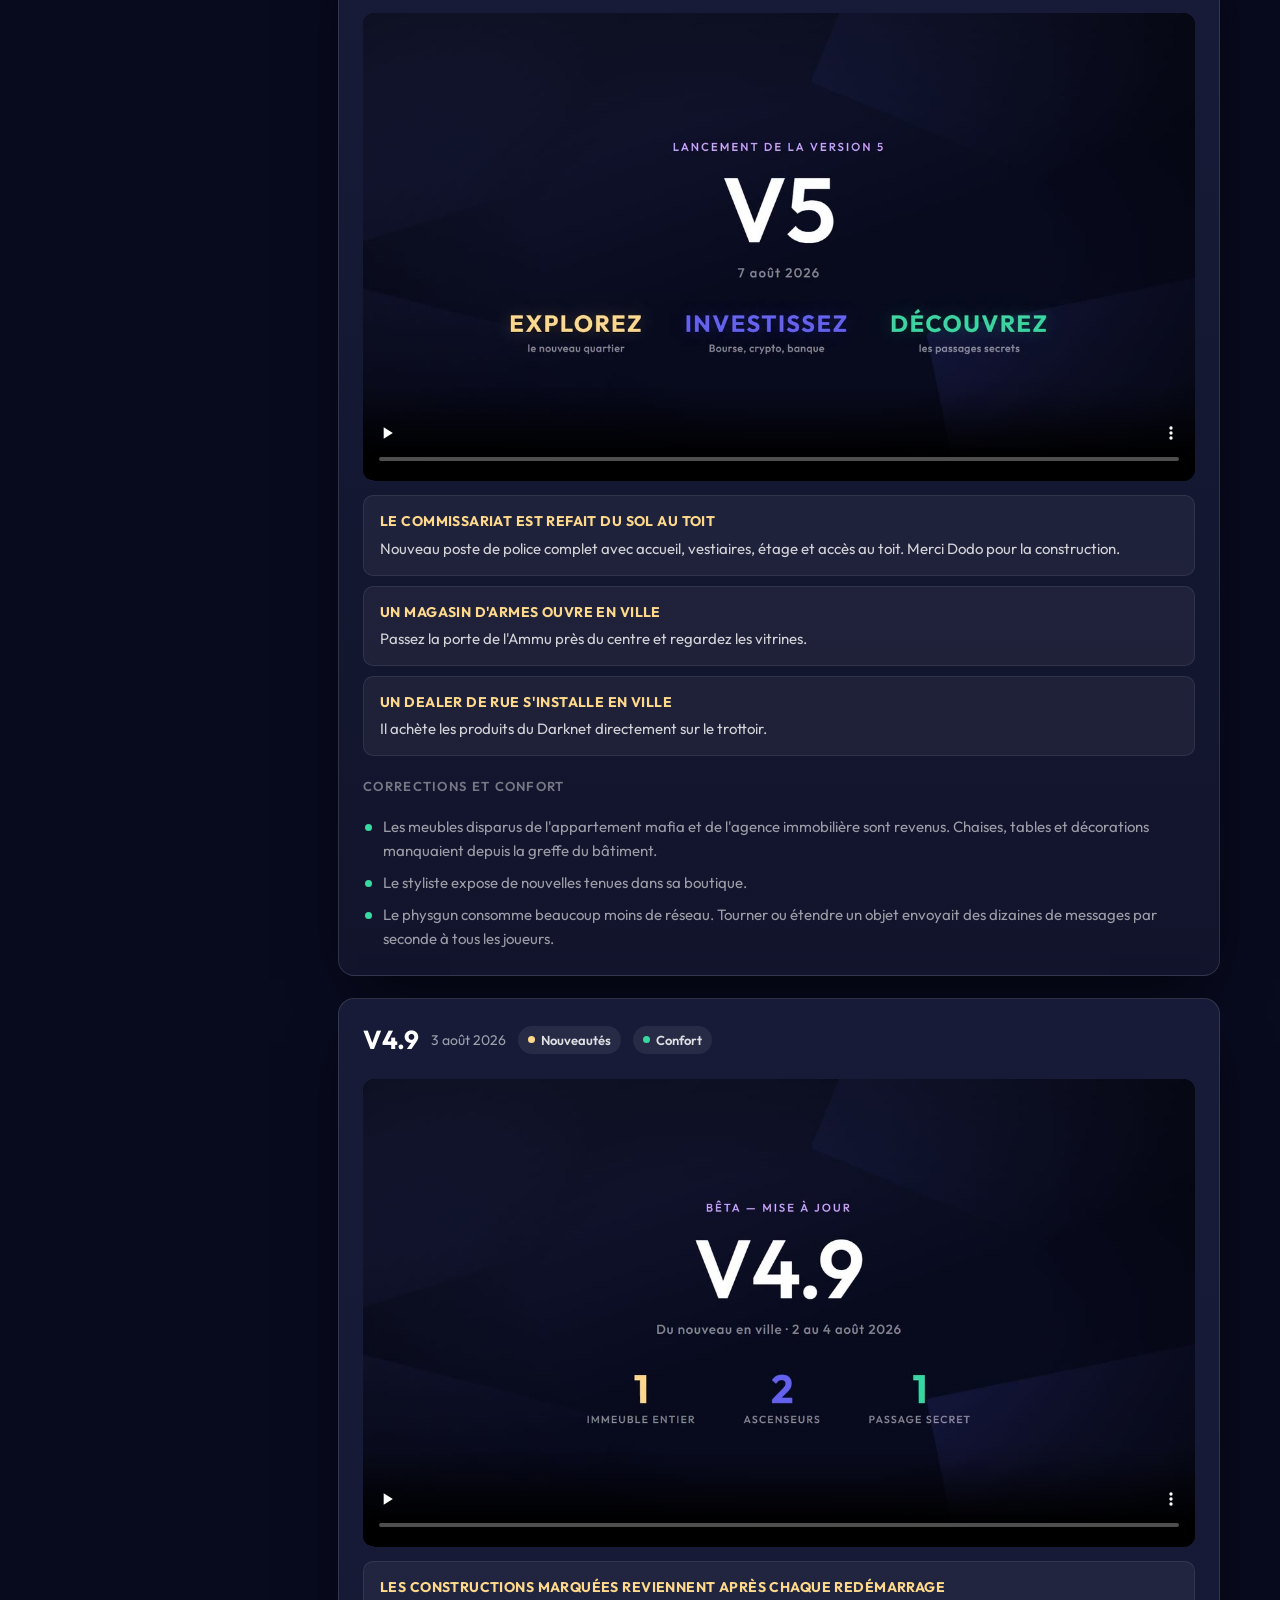
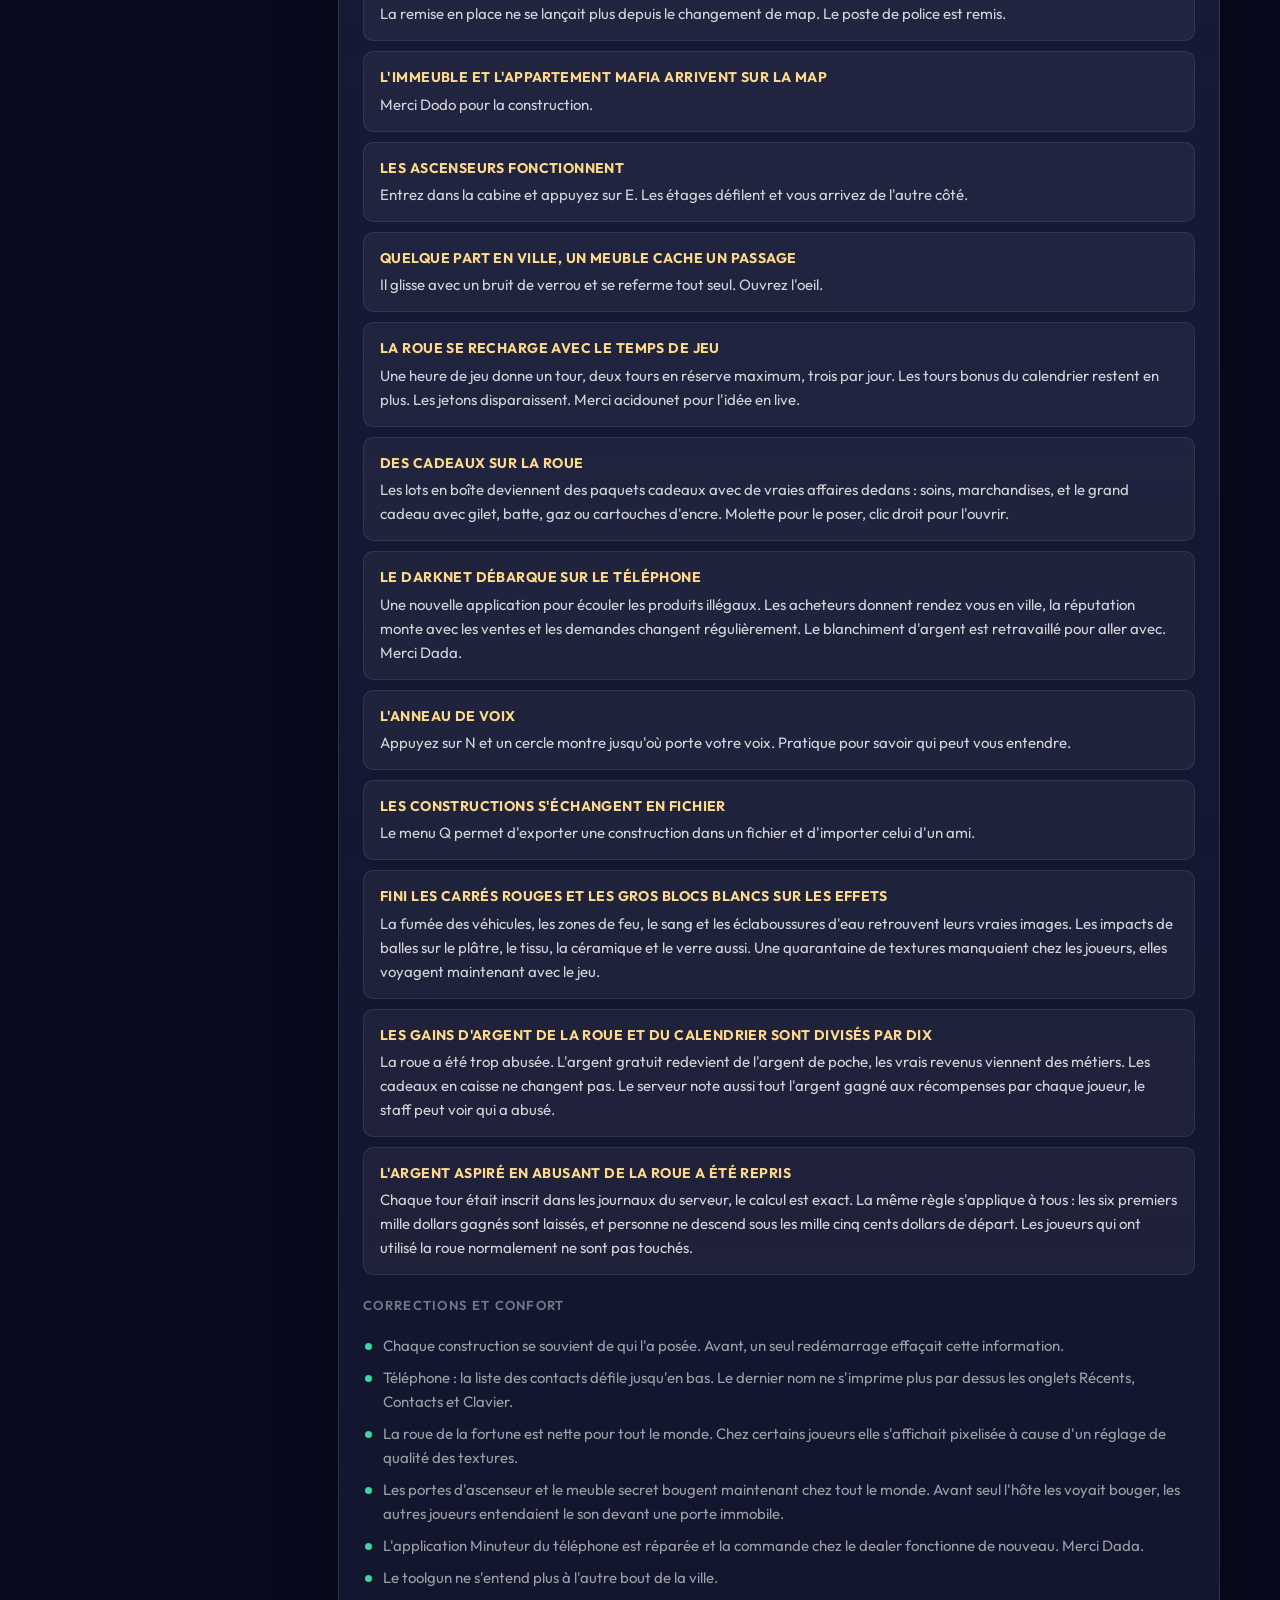
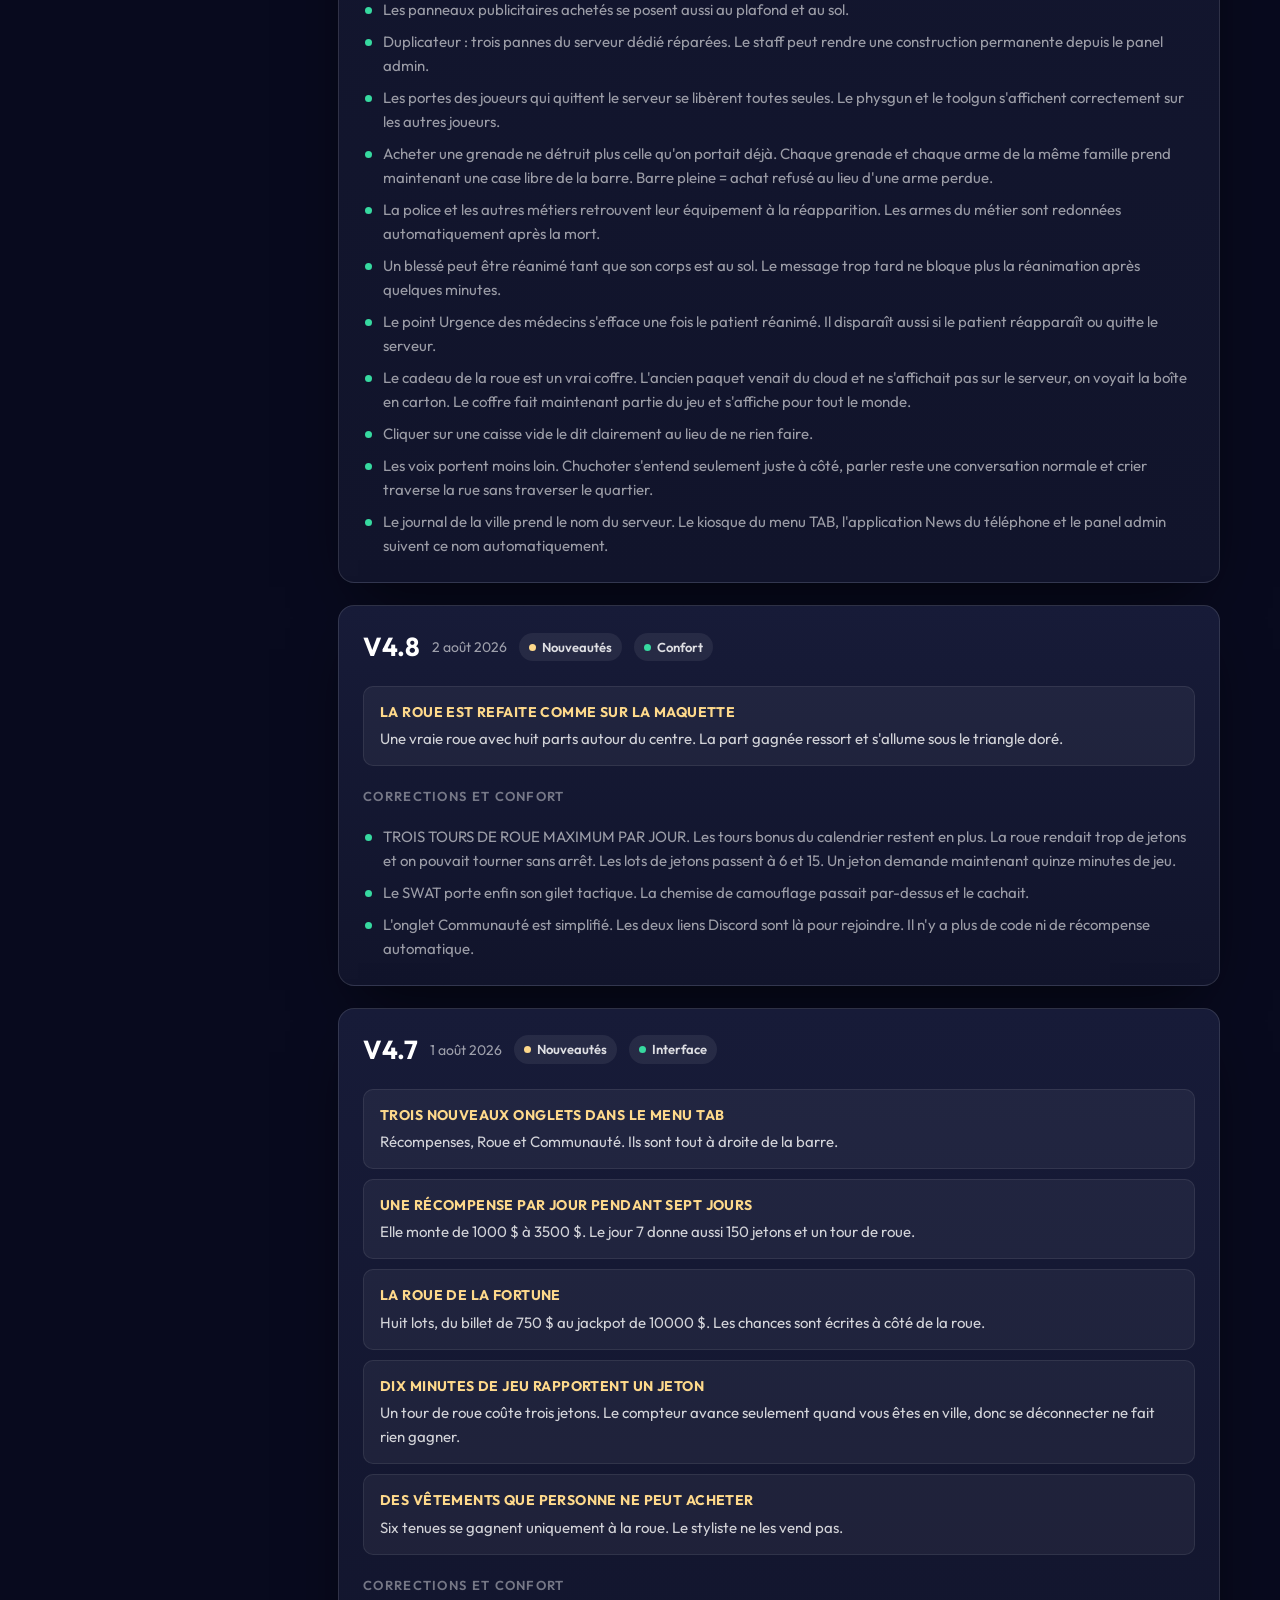
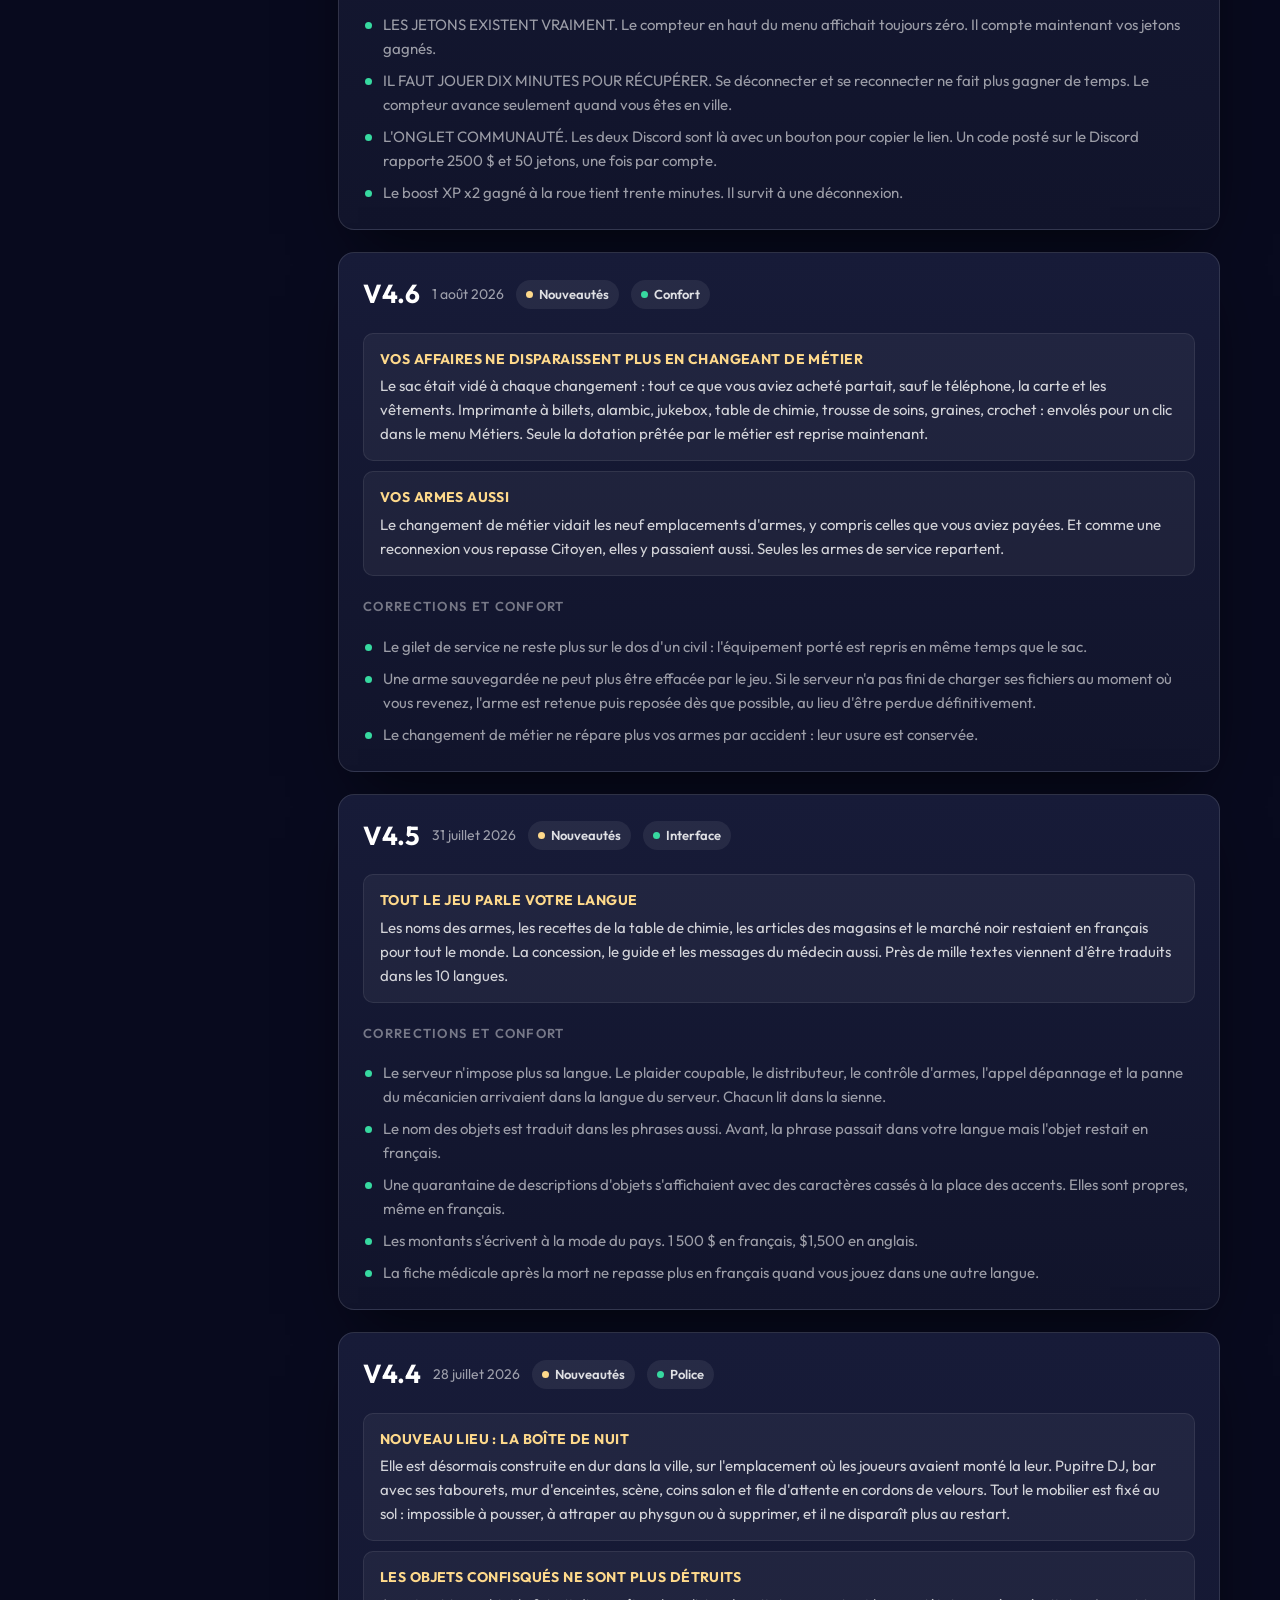
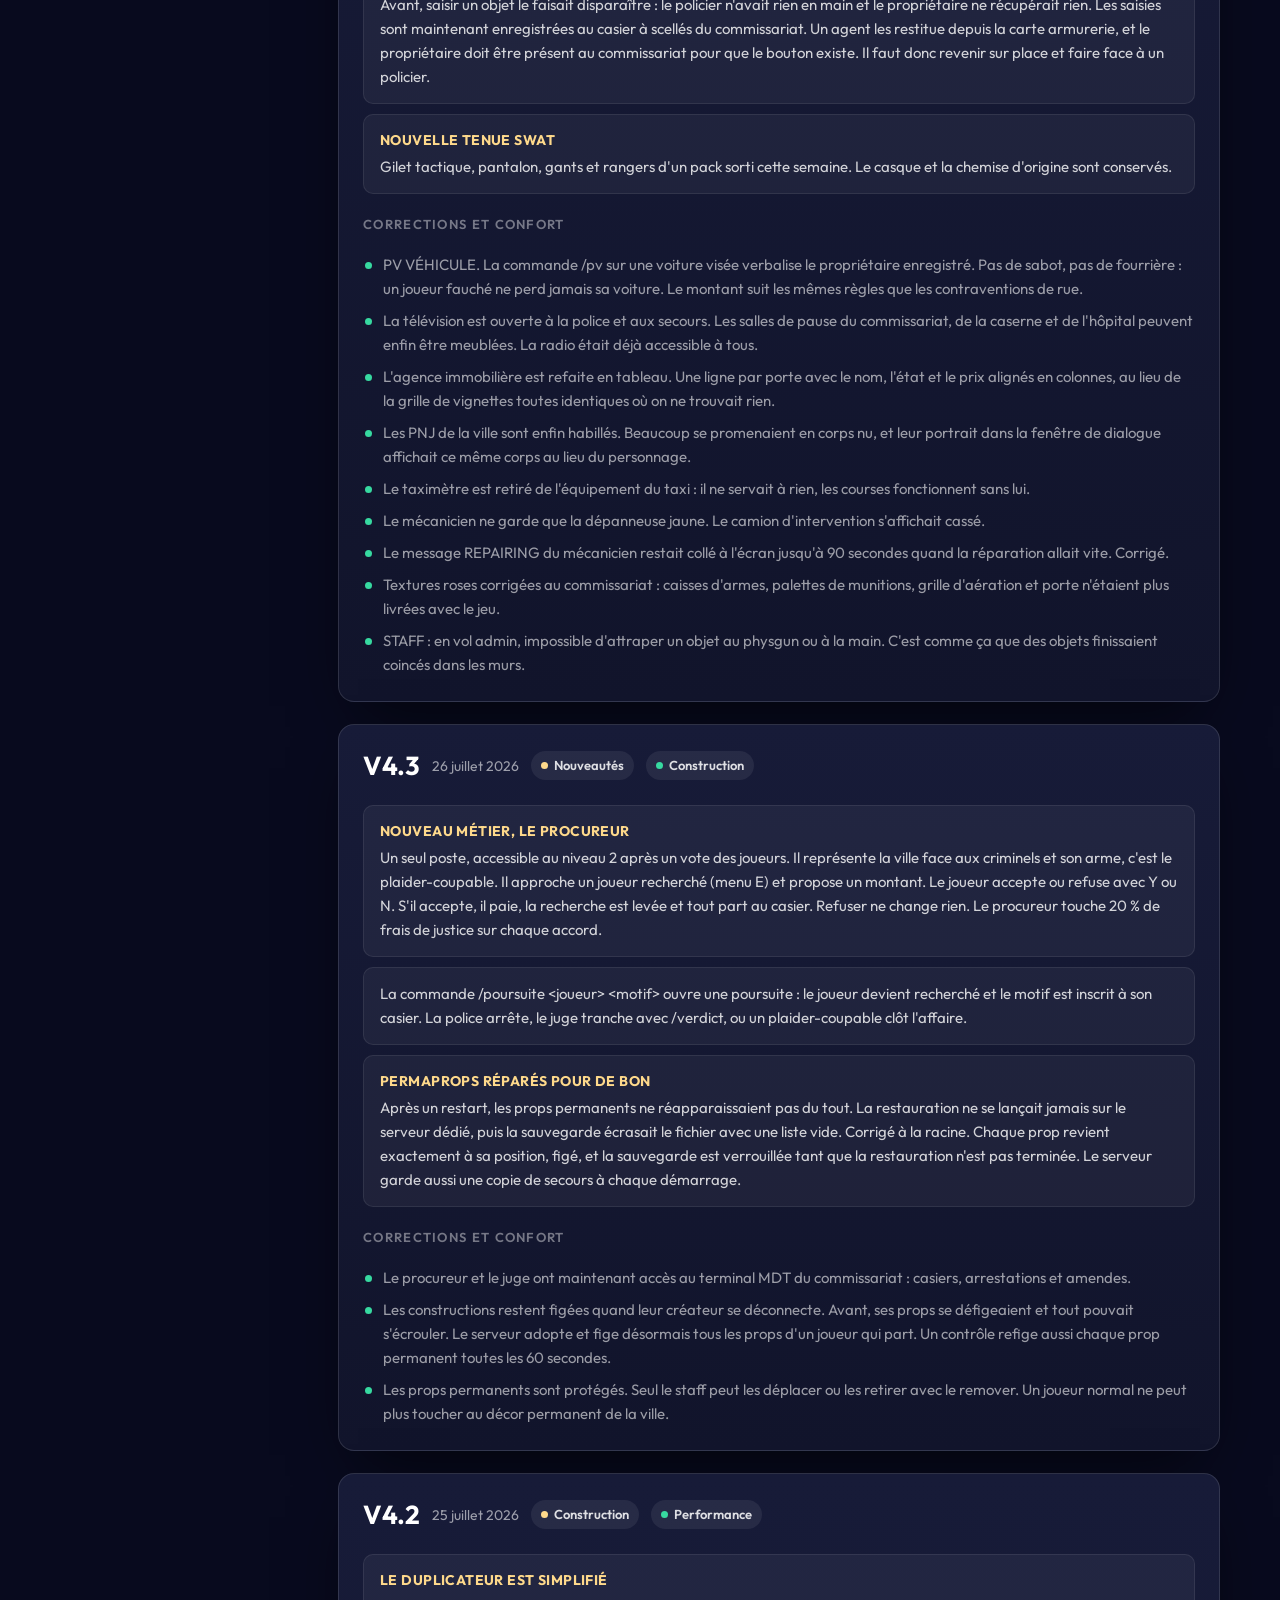
<file: mises-a-jour/index.html>
<!doctype html>
<html lang="fr">
<head>
<meta charset="utf-8">
<meta name="viewport" content="width=device-width, initial-scale=1, viewport-fit=cover">
<title>Mises à jour · DarkRP Reborn</title>
<meta name="description" content="Historique complet des mises à jour de DarkRP Reborn : 35 versions, avec vidéos et captures.">
<meta name="theme-color" content="#080a1e">
<meta property="og:type" content="website">
<meta property="og:site_name" content="DarkRP Reborn">
<meta property="og:title" content="Mises à jour · DarkRP Reborn">
<meta property="og:description" content="Historique complet des mises à jour de DarkRP Reborn : 35 versions, avec vidéos et captures.">
<meta property="og:url" content="https://saitamareborn.github.io/mises-a-jour">

<meta name="twitter:card" content="summary_large_image">
<link rel="canonical" href="https://saitamareborn.github.io/mises-a-jour">
<link rel="icon" href="/assets/mark.svg" type="image/svg+xml">
<link rel="preconnect" href="https://fonts.googleapis.com">
<link rel="preconnect" href="https://fonts.gstatic.com" crossorigin>
<link rel="stylesheet" href="https://fonts.googleapis.com/css2?family=Outfit:wght@400;500;600;700&family=Roboto+Mono:wght@400;600&display=swap">
<link rel="stylesheet" href="/assets/site.css?v=80ba9cefb9">
</head>
<body>
<div class="deco" aria-hidden="true"><svg viewBox="0 0 1920 1080" preserveAspectRatio="xMidYMid slice" fill="none" xmlns="http://www.w3.org/2000/svg">
<g id="bg-deco" clip-path="url(#clip0_0_4)">
<path id="Vector 6" d="M1067.5 1353.08C1094.09 1313.46 1120.31 1273.68 1146.17 1233.74C1337.4 938.385 1508.68 634.057 1660.02 320.756L1686.93 265.046L1650.33 207.439C1609.82 143.676 1568.45 80.4899 1526.23 17.8802C1479.93 -50.7831 1432.6 -118.753 1384.25 -186.03L1332.37 -268.159L1237.3 -225.743C1128.71 -169.274 1021.3 -110.367 915.058 -49.0239L1028.27 -27.8661C867.471 -176.189 700.38 -318.635 527.003 -455.205C489.623 -484.649 451.951 -513.82 413.987 -542.718C440.263 -502.894 466.831 -463.343 493.691 -424.066C618.275 -241.885 749.146 -65.5813 886.303 104.846L943.998 158.063L999.52 126.004C1113.65 81.0083 1226.6 33.5756 1338.37 -16.2943L1191.43 -56.0077C1235.67 14.0421 1280.95 83.3985 1327.25 152.062C1369.47 214.671 1412.54 276.705 1456.47 338.162L1446.78 224.844C1312.77 545.936 1198.7 876 1104.59 1215.04C1091.86 1260.89 1079.49 1306.9 1067.5 1353.08Z" fill="#5a6cc4"/>
<path id="Vector 4" d="M-341 100C-295.52 132.521 -249.841 164.639 -203.962 196.353C-29.4812 316.965 147.884 431.743 328.134 540.686L279.419 418.06C185.45 617.676 98.1768 819.777 17.5994 1024.36L-100.042 1329.61L199.746 1190.62C260.688 1162.91 321.344 1134.6 381.714 1105.69C491.444 1053.15 600.229 998.631 708.069 942.142L527.24 798.353C458.807 1167.28 410.656 1540.72 382.786 1918.69C378.685 1974.31 375.023 2030.03 371.8 2085.85C392.592 2033.95 412.944 1981.95 432.857 1929.85C568.173 1575.84 683.207 1217.3 777.96 854.247L829.006 591.491L597.131 710.458C485.511 759.055 374.837 809.624 265.107 862.167C204.737 891.074 144.653 920.579 84.8544 950.681L267.001 1116.94C339.423 909.323 405.15 699.224 464.181 486.64L490.087 393.346L415.466 364.014C219.452 286.963 20.5533 215.746 -181.23 150.365C-234.287 133.173 -287.544 116.385 -341 100Z" fill="#5a6cc4"/>
<path id="Vector 5" d="M1823.35 360C1819.99 391.53 1816.99 423.018 1814.32 454.467C1797.82 649.495 1794.69 842.957 1804.93 1034.85L1851.08 940.722C1774.14 980.713 1698.61 1023.05 1624.49 1067.74C1579.61 1094.8 1535.24 1122.73 1491.39 1151.51L1377.78 1214.31L1473.76 1312.75C1570.26 1397.72 1670.92 1478.33 1775.75 1554.55L1792.08 1442.91C1711.05 1498.51 1631.59 1557.22 1553.7 1619.02C1528.97 1638.63 1504.41 1658.56 1480 1678.8C1510.74 1671.04 1541.33 1662.97 1571.76 1654.59C1667.62 1628.19 1761.9 1598.69 1854.62 1566.09L1942.08 1506.71L1870.95 1454.45C1789.58 1353.57 1704.04 1257.08 1614.34 1164.95L1596.71 1326.19C1642.63 1300.84 1688.04 1274.64 1732.93 1247.58C1807.04 1202.89 1879.74 1155.86 1951.02 1106.48L2007.21 1067.56L1997.17 1012.35C1962.8 823.274 1915.06 635.767 1853.95 449.827C1844.1 419.844 1833.9 389.901 1823.35 360Z" fill="#5a6cc4"/>
</g>
<defs>
<clipPath id="clip0_0_4">
<rect width="1920" height="1080" fill="#5a6cc4"/>
</clipPath>
</defs>
</svg>
</div>
<header class="shell wrap">
  <div class="shell__top">
    <a class="brand" href="/"><img src="/assets/mark.svg" alt="" width="34" height="34"><span>DarkRP Reborn</span></a>
    <div class="shell__pills">
      <a class="pill pill--gold" href="/mises-a-jour/"><span class="dot"></span>v5.2</a>
      <a class="pill pill--purple" href="https://sbox.game/rebornstudio/cityliferp">Jouer</a>
    </div>
  </div>
  <nav class="tabs-nav" aria-label="Sections du site"><a href="/">Accueil</a><a href="/mises-a-jour/" aria-current="page">Mises à jour</a><a href="/videos/">Vidéos</a><a href="/metiers/">Métiers</a><a href="/chantier/">Chantier</a><a href="https://dark-rp-reborn.mintlify.app">Documentation</a><a href="https://dark-rp-reborn.mintlify.app/serveur/heberger">Héberger</a></nav>
</header>
<main class="wrap">
<div class="head rise"><div><p class="kicker">Notes de version</p><h1 class="title">Mises à jour</h1><p class=lede>Tout ce qui a changé dans la ville, version après version. Les grosses nouveautés en premier, les corrections ensuite.</p></div><span class="meta-pill">35 versions · 6 vidéos</span></div><div class="layout"><nav class="panel rail rail--versions" aria-label="Versions"><h2>Septembre 2026</h2><ul><li><a href="#v5-2-24-09">v5.2<small>24</small></a></li></ul><h2>Août 2026</h2><ul><li><a href="#v5-4-13-08">v5.4<small>13</small></a></li><li><a href="#v5-3-11-08">v5.3<small>11</small></a></li><li><a href="#v5-2-11-08">v5.2<small>11</small></a></li><li><a href="#v5-1-10-08">v5.1<small>10</small></a></li><li><a href="#v5-1-07-08">v5.1<small>7</small></a></li><li><a href="#v5-0-05-08">v5.0<small>5</small></a></li><li><a href="#v4-9-03-08">v4.9<small>3</small></a></li><li><a href="#v4-8-02-08">v4.8<small>2</small></a></li><li><a href="#v4-7-01-08">v4.7<small>1</small></a></li><li><a href="#v4-6-01-08">v4.6<small>1</small></a></li></ul><h2>Juillet 2026</h2><ul><li><a href="#v4-5-31-07">v4.5<small>31</small></a></li><li><a href="#v4-4-28-07">v4.4<small>28</small></a></li><li><a href="#v4-3-26-07">v4.3<small>26</small></a></li><li><a href="#v4-2-25-07">v4.2<small>25</small></a></li><li><a href="#v4-2-24-07">v4.2<small>24</small></a></li><li><a href="#v4-1-23-07">v4.1<small>23</small></a></li><li><a href="#v4-1-23-07-2">v4.1<small>23</small></a></li><li><a href="#v4-0-21-07">v4.0<small>21</small></a></li><li><a href="#v3-9-21-07">v3.9<small>21</small></a></li><li><a href="#v3-8-18-07">v3.8<small>18</small></a></li><li><a href="#v3-7-16-07">v3.7<small>16</small></a></li><li><a href="#v3-6-15-07">v3.6<small>15</small></a></li><li><a href="#v3-5-14-07">v3.5<small>14</small></a></li><li><a href="#v3-4-13-07">v3.4<small>13</small></a></li><li><a href="#v3-3-12-07">v3.3<small>12</small></a></li><li><a href="#v3-2-12-07">v3.2<small>12</small></a></li><li><a href="#v3-1-10-07">v3.1<small>10</small></a></li><li><a href="#v3-0-08-07">v3.0<small>8</small></a></li><li><a href="#v3-0-08-07-2">v3.0<small>8</small></a></li><li><a href="#v3-0-08-07-3">v3.0<small>8</small></a></li><li><a href="#v3-0-08-07-4">v3.0<small>8</small></a></li><li><a href="#v2-6-02-07">v2.6<small>2</small></a></li><li><a href="#v2-5-01-07">v2.5<small>1</small></a></li></ul><h2>Juin 2026</h2><ul><li><a href="#v2-4-28-06">v2.4<small>28</small></a></li></ul></nav><div class="versions"><article class="panel version" id="v5-2-24-09">
  <div class="version__head"><h2>v5.2</h2><span class="date">24 septembre 2026</span><span class="chip chip--green">Dernière version</span><span class="chip chip--gold">Nouveautés</span><span class="chip chip--gold">Corrections</span><span class="chip chip--green">Serveur</span></div>
  <div class="version__body"><div class="news"><div class="news__item"><div><strong>LE SKATE REVIENT, ENTIÈREMENT REFAIT</strong><p>Les roues tournent, le corps se penche et s&#x27;accroupit, la caméra suit la planche. Planche en main, clic gauche maintenu pour rouler, Z pour pousser, Espace maintenu pour un ollie, E pour descendre.</p></div></div><div class="news__item"><div><p>Chaque nouveau personnage reçoit une planche de ville, une fois par compte. La quincaillerie vend les planches Standard, Pop, Cruiser et dorée. Les acheteurs du skate de juillet reçoivent une planche Standard.</p></div></div><div class="news__item"><div><p>À tester à plusieurs sur le serveur dédié. Foncez dans un mur pour tomber, bloquez sur un trottoir trop haut, descendez devant une porte : elle ne doit pas s&#x27;ouvrir.</p></div></div><div class="news__item"><div><strong>NOUVEAUX GYROPHARES POUR LA POLICE ET L&#x27;AMBULANCE</strong><p>Au volant, la touche O passe en Code 2 puis en Code 3.</p></div></div><div class="news__item"><div><p>À tester de nuit. En Code 2, la rampe flashe d&#x27;un côté puis de l&#x27;autre et la rue autour de la voiture devient bleue.</p></div></div><div class="news__item"><div><p>En Code 3, les flashs sont rapides et les phares alternent quand on est près de la voiture. Les feux arrière de la police flashent en rouge et l&#x27;habitacle reste sombre.</p></div></div><div class="news__item"><div><p>Fumer un joint change enfin l&#x27;écran sur le serveur dédié. L&#x27;image devient chaude et floue pendant environ 20 secondes, le HUD et le téléphone restent nets.</p></div></div></div><p class="fixes-title">Corrections et confort</p><ul class="fixes"><li>Donner un objet ou le sortir du coffre ne le duplique plus. Testez un don à un joueur au sac presque plein et un retrait partiel du coffre.</li><li>Le son de ramassage s&#x27;entend chez tout le monde sur le serveur dédié. Ramassez un objet au sol près d&#x27;un autre joueur, il doit l&#x27;entendre.</li><li>Les étoiles de recherche ne baissent plus après un délit plus petit. Après un braquage à 3 étoiles, un petit délit doit vous laisser à 3 étoiles.</li><li>Les échanges entre joueurs sont refaits pour être sûrs sur le serveur dédié. La fenêtre d&#x27;échange ouvrira avec le nouveau système de drogue, rien à tester pour l&#x27;instant.</li><li>Le Vesper 9 a de nouveaux sons de tir, de chargeur vide et de rechargement. Videz un chargeur puis rechargez pour les entendre.</li><li>Le préréglage Fun paie maintenant la drogue x1,5 au lieu de x3. Un serveur déjà en Fun doit réappliquer le préréglage dans le panel admin.</li><li>Ambulance en Code 3 : allumez les warnings, ils doivent toujours clignoter à l&#x27;arrière.</li><li>Une voiture de police ou une ambulance repeinte garde des gyrophares de la bonne couleur.</li><li>Avec le Mode performance, les gyrophares flashent plus lentement et les phares n&#x27;alternent plus. Plusieurs voitures en Code 3 au même endroit ne doivent pas faire chuter les FPS.</li><li>Le chat annonce à tout le monde qui monte de niveau, à partir du niveau 5. Avec plus de 30 joueurs, seuls les niveaux 5, 10, 15 et ainsi de suite sont annoncés.</li><li>En montant de niveau, la fenêtre de niveau et son son n&#x27;apparaissent qu&#x27;une fois. Les animations débloquées arrivent dans une notification, dans votre langue.</li><li>Les quêtes de métier s&#x27;affichent enfin sur le serveur dédié. Mécano, pompier, médecin, taxi et éboueur voient leur progression dans une notification.</li><li>Deux nouvelles quêtes : 10 courses de taxi et 20 sacs vidés dans le camion poubelle. Vider plusieurs sacs d&#x27;un coup donne une seule notification.</li><li>Concessionnaire : l&#x27;achat, la vente et le rangement au garage s&#x27;affichent dans une notification. Le son d&#x27;achat et de vente s&#x27;entend enfin chez vous.</li><li>Refumer pendant l&#x27;effet le prolonge sans faire clignoter l&#x27;écran. Le Mode performance rend l&#x27;effet plus doux.</li><li>Refonte de la drogue activée, le fou rire de la weed fait enfin entendre un petit rire aux joueurs proches. Les mouches autour d&#x27;un joueur qui pue bourdonnent aussi.</li><li>Les messages du chat liés à vos actions arrivent enfin chez vous sur le serveur dédié : utiliser une drogue, enfiler une armure, manger, sortir un outil. Avant, ils partaient dans le vide.</li></ul></div>
</article><article class="panel version" id="v5-4-13-08">
  <div class="version__head"><h2>v5.4</h2><span class="date">13 août 2026</span><span class="chip chip--gold">Nouveautés</span><span class="chip chip--gold">Personnage</span><span class="chip chip--green">Confort</span></div>
  <div class="version__body"><div class="version__video"><video class="" controls preload="none" playsinline poster="/media/v54.jpg"><source src="/media/v54.mp4" type="video/mp4"></video></div><div class="news"><div class="news__item"><div><strong>LA BOUTIQUE DE COCO SE REMPLIT</strong><p>19 nouveaux vêtements arrivent en rayon, dont trois costumes complets.</p></div></div><div class="news__item"><div><strong>CHAPEAUX, MASQUES ET LUNETTES POUR CHANGER DE TÊTE</strong><p>Panama, bob hawaïen, masque de cochon et lunettes d&#x27;espion sont en rayon.</p></div></div><div class="news__item"><div><strong>LE STYLE DE RUE ARRIVE</strong><p>Cigarette, cigare, montres en or et bracelets sont en vente.</p></div></div><div class="news__item"><div><strong>DES BIJOUX POUR SOIGNER SON PERSONNAGE</strong><p>Bagues, boucles d&#x27;oreilles et piercings rejoignent la boutique.</p></div></div><div class="news__item"><div><strong>LA ROUE OFFRE DE VRAIS PAQUETS CADEAUX</strong><p>Le lot arrive dans une boîte avec un ruban, sous une pluie de confettis.</p></div></div></div><p class="fixes-title">Corrections et confort</p><ul class="fixes"><li>Récupérer sa récompense du jour lance aussi une pluie de confettis.</li><li>Le chef de la police porte le vrai gilet de police.</li><li>Les feux arrière s&#x27;affichent correctement sur la plupart des voitures.</li><li>Chez le concessionnaire, les vignettes montrent enfin la bonne peinture et les roues.</li><li>L&#x27;intérieur de la Speedster GT n&#x27;est plus invisible. On ne voit plus à travers la voiture.</li><li>La porte du coffre de la mafia ne s&#x27;entend plus qu&#x27;à quelques mètres.</li><li>Les objets du décor ne bougent plus tout seuls. Chaises, portes, poubelles et statue restent enfin en place.</li><li>Le Darknet et les derniers textes du jeu sont traduits dans les dix langues.</li></ul></div>
</article><article class="panel version" id="v5-3-11-08">
  <div class="version__head"><h2>v5.3</h2><span class="date">11 août 2026</span><span class="chip chip--gold">Nouveautés</span><span class="chip chip--green">Correctifs</span></div>
  <div class="version__body"><div class="version__video"><video class="" controls preload="none" playsinline poster="/media/v53.jpg"><source src="/media/v53.mp4" type="video/mp4"></video></div><div class="news"><div class="news__item"><div><strong>L&#x27;ASCENSEUR EMMÈNE TOUT LE GROUPE</strong><p>Un seul bouton et tous ceux qui sont autour montent ensemble.</p></div></div><div class="news__item"><div><strong>DES JOURS LONGS ET DES NUITS COURTES</strong><p>La nuit passe maintenant trois fois plus vite.</p></div></div><div class="news__item"><div><strong>UN VRAI FEU DANS LA CHEMINÉE</strong><p>La cheminée de l&#x27;appartement mafia crépite et brûle ceux qui s&#x27;approchent trop.</p></div></div><div class="news__item"><div><strong>TOUT LE MONDE VOIT LES MÊMES OBJETS</strong><p>Le piano, les canapés, les frigos et les néons ne sont plus invisibles chez certains joueurs.</p></div></div></div><p class="fixes-title">Corrections et confort</p><ul class="fixes"><li>Les objets en main sont mieux placés. Le pied de biche, le terminal, la clé et l&#x27;arrosoir ont été repositionnés.</li><li>Les messages d&#x27;interaction, les noms des PNJ et les plaques de métier s&#x27;affichent dans votre langue.</li><li>Les ombres qui manquaient sur la map sont revenues.</li><li>La sportive, le SUV et la berline retrouvent leurs couleurs.</li><li>La roue fête chaque gain avec une pluie de confettis et une onde de choc.</li></ul></div>
</article><article class="panel version" id="v5-2-11-08">
  <div class="version__head"><h2>v5.2</h2><span class="date">11 août 2026</span><span class="chip chip--gold">Nouveautés</span><span class="chip chip--green">Performance</span></div>
  <div class="version__body"><div class="version__video"><video class="" controls preload="none" playsinline poster="/media/v52.jpg"><source src="/media/v52.mp4" type="video/mp4"></video></div><div class="news"><div class="news__item"><div><strong>UNE VRAIE NUIT ÉTOILÉE</strong><p>Un ciel plein d&#x27;étoiles et un clair de lune bleuté remplacent le noir complet.</p></div></div><div class="news__item"><div><strong>LE CYCLE JOUR ET NUIT EST REFAIT</strong><p>Le crépuscule offre maintenant de belles heures dorées.</p></div></div><div class="news__item"><div><strong>DE NOUVELLES PEINTURES POUR LES VOITURES</strong><p>Elles ont maintenant de vrais reflets.</p></div></div><div class="news__item"><div><strong>LA DISTANCE D&#x27;AFFICHAGE SE RÈGLE</strong><p>Un nouveau réglage dans le menu Échap permet de choisir jusqu&#x27;où la ville s&#x27;affiche.</p></div></div></div><p class="fixes-title">Corrections et confort</p><ul class="fixes"><li>La carte s&#x27;ouvre instantanément. Elle ne fige plus le jeu à chaque ouverture.</li><li>L&#x27;hélicoptère de police apparaît de nouveau sur son héliport en ville.</li><li>Le ciel de jour s&#x27;affiche en pleine résolution.</li></ul></div>
</article><article class="panel version" id="v5-1-10-08">
  <div class="version__head"><h2>v5.1</h2><span class="date">10 août 2026</span><span class="chip chip--gold">Nouveautés</span><span class="chip chip--green">Confort</span></div>
  <div class="version__body"><div class="version__video"><video class="" controls preload="none" playsinline poster="/media/v51.jpg"><source src="/media/v51.mp4" type="video/mp4"></video></div><div class="news"><div class="news__item"><div><strong>LE PALAIS DE JUSTICE OUVRE EN VILLE</strong><p>Juge, procureur et accusés ont enfin une vraie salle d&#x27;audience, construite par Dodo.</p></div></div><div class="news__item"><div><strong>LA BANQUE A SON BÂTIMENT EN CENTRE VILLE</strong><p>Un hall avec sa statue, une salle des coffres et un étage de bureaux en marbre.</p></div></div><div class="news__item"><div><strong>LE BANQUIER A ENFIN SON BUREAU</strong><p>Il gère les comptes, les prêts et les coffres depuis la banque.</p></div></div></div><p class="fixes-title">Corrections et confort</p><ul class="fixes"><li>Quatre téléporteurs mènent au tribunal et à l&#x27;étage de la banque. L&#x27;arrivée est instantanée et toujours devant la porte.</li><li>Rejoindre la ville ne fige plus le jeu pendant deux minutes.</li><li>Les armes ne sont plus muettes à la première connexion.</li><li>Le coffre et le passage secret ne résonnent plus dans toute la ville.</li><li>La musique du piano porte enfin à la bonne distance.</li><li>Les chaises et les murs du tribunal s&#x27;affichent correctement.</li><li>Les serveurs restent ouverts jour et nuit avec un redémarrage automatique.</li><li>Le serveur anglophone officiel est en ligne.</li></ul></div>
</article><article class="panel version" id="v5-1-07-08">
  <div class="version__head"><h2>v5.1</h2><span class="date">7 août 2026</span><span class="chip chip--gold">Nouveautés</span><span class="chip chip--gold">Économie</span><span class="chip chip--green">Confort</span></div>
  <div class="version__body"><div class="news"><div class="news__item"><div><strong>LA BANQUE CENTRALE OUVRE SES PORTES</strong><p>Comptes, virements et prêts passent par un vrai livre de comptes. Le distributeur est refait. Merci Dada.</p></div></div><div class="news__item"><div><strong>LA BOURSE ET LA CRYPTO ARRIVENT SUR LE TÉLÉPHONE</strong><p>Deux nouvelles applications pour placer son argent et suivre les cours. Le Darknet paie maintenant en crypto.</p></div></div><div class="news__item"><div><strong>LE COFFRE DE LA MAFIA S&#x27;OUVRE</strong><p>La porte dorée glisse avec un grondement sourd et une alarme rouge tourne au dessus tant que le coffre reste ouvert.</p></div></div><div class="news__item"><div><strong>LA BIBLIOTHÈQUE CACHE UN PASSAGE</strong><p>Examinez le bon meuble et un pan entier de rayonnages s&#x27;écarte sans bruit de trop. Il reste ouvert jusqu&#x27;au prochain passage.</p></div></div><div class="news__item"><div><strong>UN PIANO SE JOUE DANS L&#x27;APPARTEMENT MAFIA</strong><p>Appuyez sur E et un ragtime des années folles remplit le salon.</p></div></div><div class="news__item"><div><strong>CINQ PORTES ACHETABLES DANS L&#x27;APPARTEMENT MAFIA</strong><p>Entrée, bureau, couloir, coffre et chapelle.</p></div></div><div class="news__item"><div><strong>L&#x27;HÉLICOPTÈRE DE POLICE SE POSE SUR SON HÉLIPAD</strong><p>Il apparaissait dans le jardin du commissariat. En vol, la ville entière reste affichée autour de l&#x27;appareil.</p></div></div></div><p class="fixes-title">Corrections et confort</p><ul class="fixes"><li>Le E d&#x27;interaction demande de s&#x27;approcher vraiment. La portée est réduite d&#x27;un tiers pour coller au jeu de rôle.</li><li>L&#x27;accès au toit du commissariat est immédiat et silencieux. L&#x27;arrivée ne colle plus dans le mur.</li><li>TOUS LES EFFETS DE PARTICULES SONT RÉPARÉS. Merci K3rhos pour la chasse aux bugs.</li><li>Ranger les poings resélectionne la bonne case de la barre. Le lâcher d&#x27;objet avec G ne jette plus le mauvais objet. Le panneau admin se referme correctement. Merci K3rhos.</li><li>Le fil du taser part du bon endroit avec une vraie couleur électrique. La musique imposée du concessionnaire et du styliste est retirée. Merci K3rhos.</li><li>Le mobilier de magasin se supprime au clic droit. Étagères, gondoles, grands rayons et caisses restaient posés pour toujours après un changement de métier. Le prix est remboursé.</li></ul></div>
</article><article class="panel version" id="v5-0-05-08">
  <div class="version__head"><h2>v5.0</h2><span class="date">5 août 2026</span><span class="chip chip--gold">Nouveautés</span><span class="chip chip--green">Confort</span></div>
  <div class="version__body"><div class="version__video"><video class="" controls preload="none" playsinline poster="/media/v50.jpg"><source src="/media/v50.mp4" type="video/mp4"></video></div><div class="news"><div class="news__item"><div><strong>LE COMMISSARIAT EST REFAIT DU SOL AU TOIT</strong><p>Nouveau poste de police complet avec accueil, vestiaires, étage et accès au toit. Merci Dodo pour la construction.</p></div></div><div class="news__item"><div><strong>UN MAGASIN D&#x27;ARMES OUVRE EN VILLE</strong><p>Passez la porte de l&#x27;Ammu près du centre et regardez les vitrines.</p></div></div><div class="news__item"><div><strong>UN DEALER DE RUE S&#x27;INSTALLE EN VILLE</strong><p>Il achète les produits du Darknet directement sur le trottoir.</p></div></div></div><p class="fixes-title">Corrections et confort</p><ul class="fixes"><li>Les meubles disparus de l&#x27;appartement mafia et de l&#x27;agence immobilière sont revenus. Chaises, tables et décorations manquaient depuis la greffe du bâtiment.</li><li>Le styliste expose de nouvelles tenues dans sa boutique.</li><li>Le physgun consomme beaucoup moins de réseau. Tourner ou étendre un objet envoyait des dizaines de messages par seconde à tous les joueurs.</li></ul></div>
</article><article class="panel version" id="v4-9-03-08">
  <div class="version__head"><h2>v4.9</h2><span class="date">3 août 2026</span><span class="chip chip--gold">Nouveautés</span><span class="chip chip--green">Confort</span></div>
  <div class="version__body"><div class="version__video"><video class="" controls preload="none" playsinline poster="/media/v49.jpg"><source src="/media/v49.mp4" type="video/mp4"></video></div><div class="news"><div class="news__item"><div><strong>LES CONSTRUCTIONS MARQUÉES REVIENNENT APRÈS CHAQUE REDÉMARRAGE</strong><p>La remise en place ne se lançait plus depuis le changement de map. Le poste de police est remis.</p></div></div><div class="news__item"><div><strong>L&#x27;IMMEUBLE ET L&#x27;APPARTEMENT MAFIA ARRIVENT SUR LA MAP</strong><p>Merci Dodo pour la construction.</p></div></div><div class="news__item"><div><strong>LES ASCENSEURS FONCTIONNENT</strong><p>Entrez dans la cabine et appuyez sur E. Les étages défilent et vous arrivez de l&#x27;autre côté.</p></div></div><div class="news__item"><div><strong>QUELQUE PART EN VILLE, UN MEUBLE CACHE UN PASSAGE</strong><p>Il glisse avec un bruit de verrou et se referme tout seul. Ouvrez l&#x27;oeil.</p></div></div><div class="news__item"><div><strong>LA ROUE SE RECHARGE AVEC LE TEMPS DE JEU</strong><p>Une heure de jeu donne un tour, deux tours en réserve maximum, trois par jour. Les tours bonus du calendrier restent en plus. Les jetons disparaissent. Merci acidounet pour l&#x27;idée en live.</p></div></div><div class="news__item"><div><strong>DES CADEAUX SUR LA ROUE</strong><p>Les lots en boîte deviennent des paquets cadeaux avec de vraies affaires dedans : soins, marchandises, et le grand cadeau avec gilet, batte, gaz ou cartouches d&#x27;encre. Molette pour le poser, clic droit pour l&#x27;ouvrir.</p></div></div><div class="news__item"><div><strong>LE DARKNET DÉBARQUE SUR LE TÉLÉPHONE</strong><p>Une nouvelle application pour écouler les produits illégaux. Les acheteurs donnent rendez vous en ville, la réputation monte avec les ventes et les demandes changent régulièrement. Le blanchiment d&#x27;argent est retravaillé pour aller avec. Merci Dada.</p></div></div><div class="news__item"><div><strong>L&#x27;ANNEAU DE VOIX</strong><p>Appuyez sur N et un cercle montre jusqu&#x27;où porte votre voix. Pratique pour savoir qui peut vous entendre.</p></div></div><div class="news__item"><div><strong>LES CONSTRUCTIONS S&#x27;ÉCHANGENT EN FICHIER</strong><p>Le menu Q permet d&#x27;exporter une construction dans un fichier et d&#x27;importer celui d&#x27;un ami.</p></div></div><div class="news__item"><div><strong>FINI LES CARRÉS ROUGES ET LES GROS BLOCS BLANCS SUR LES EFFETS</strong><p>La fumée des véhicules, les zones de feu, le sang et les éclaboussures d&#x27;eau retrouvent leurs vraies images. Les impacts de balles sur le plâtre, le tissu, la céramique et le verre aussi. Une quarantaine de textures manquaient chez les joueurs, elles voyagent maintenant avec le jeu.</p></div></div><div class="news__item"><div><strong>LES GAINS D&#x27;ARGENT DE LA ROUE ET DU CALENDRIER SONT DIVISÉS PAR DIX</strong><p>La roue a été trop abusée. L&#x27;argent gratuit redevient de l&#x27;argent de poche, les vrais revenus viennent des métiers. Les cadeaux en caisse ne changent pas. Le serveur note aussi tout l&#x27;argent gagné aux récompenses par chaque joueur, le staff peut voir qui a abusé.</p></div></div><div class="news__item"><div><strong>L&#x27;ARGENT ASPIRÉ EN ABUSANT DE LA ROUE A ÉTÉ REPRIS</strong><p>Chaque tour était inscrit dans les journaux du serveur, le calcul est exact. La même règle s&#x27;applique à tous : les six premiers mille dollars gagnés sont laissés, et personne ne descend sous les mille cinq cents dollars de départ. Les joueurs qui ont utilisé la roue normalement ne sont pas touchés.</p></div></div></div><p class="fixes-title">Corrections et confort</p><ul class="fixes"><li>Chaque construction se souvient de qui l&#x27;a posée. Avant, un seul redémarrage effaçait cette information.</li><li>Téléphone : la liste des contacts défile jusqu&#x27;en bas. Le dernier nom ne s&#x27;imprime plus par dessus les onglets Récents, Contacts et Clavier.</li><li>La roue de la fortune est nette pour tout le monde. Chez certains joueurs elle s&#x27;affichait pixelisée à cause d&#x27;un réglage de qualité des textures.</li><li>Les portes d&#x27;ascenseur et le meuble secret bougent maintenant chez tout le monde. Avant seul l&#x27;hôte les voyait bouger, les autres joueurs entendaient le son devant une porte immobile.</li><li>L&#x27;application Minuteur du téléphone est réparée et la commande chez le dealer fonctionne de nouveau. Merci Dada.</li><li>Le toolgun ne s&#x27;entend plus à l&#x27;autre bout de la ville.</li><li>Les panneaux publicitaires achetés se posent aussi au plafond et au sol.</li><li>Duplicateur : trois pannes du serveur dédié réparées. Le staff peut rendre une construction permanente depuis le panel admin.</li><li>Les portes des joueurs qui quittent le serveur se libèrent toutes seules. Le physgun et le toolgun s&#x27;affichent correctement sur les autres joueurs.</li><li>Acheter une grenade ne détruit plus celle qu&#x27;on portait déjà. Chaque grenade et chaque arme de la même famille prend maintenant une case libre de la barre. Barre pleine = achat refusé au lieu d&#x27;une arme perdue.</li><li>La police et les autres métiers retrouvent leur équipement à la réapparition. Les armes du métier sont redonnées automatiquement après la mort.</li><li>Un blessé peut être réanimé tant que son corps est au sol. Le message trop tard ne bloque plus la réanimation après quelques minutes.</li><li>Le point Urgence des médecins s&#x27;efface une fois le patient réanimé. Il disparaît aussi si le patient réapparaît ou quitte le serveur.</li><li>Le cadeau de la roue est un vrai coffre. L&#x27;ancien paquet venait du cloud et ne s&#x27;affichait pas sur le serveur, on voyait la boîte en carton. Le coffre fait maintenant partie du jeu et s&#x27;affiche pour tout le monde.</li><li>Cliquer sur une caisse vide le dit clairement au lieu de ne rien faire.</li><li>Les voix portent moins loin. Chuchoter s&#x27;entend seulement juste à côté, parler reste une conversation normale et crier traverse la rue sans traverser le quartier.</li><li>Le journal de la ville prend le nom du serveur. Le kiosque du menu TAB, l&#x27;application News du téléphone et le panel admin suivent ce nom automatiquement.</li></ul></div>
</article><article class="panel version" id="v4-8-02-08">
  <div class="version__head"><h2>v4.8</h2><span class="date">2 août 2026</span><span class="chip chip--gold">Nouveautés</span><span class="chip chip--green">Confort</span></div>
  <div class="version__body"><div class="news"><div class="news__item"><div><strong>LA ROUE EST REFAITE COMME SUR LA MAQUETTE</strong><p>Une vraie roue avec huit parts autour du centre. La part gagnée ressort et s&#x27;allume sous le triangle doré.</p></div></div></div><p class="fixes-title">Corrections et confort</p><ul class="fixes"><li>TROIS TOURS DE ROUE MAXIMUM PAR JOUR. Les tours bonus du calendrier restent en plus. La roue rendait trop de jetons et on pouvait tourner sans arrêt. Les lots de jetons passent à 6 et 15. Un jeton demande maintenant quinze minutes de jeu.</li><li>Le SWAT porte enfin son gilet tactique. La chemise de camouflage passait par-dessus et le cachait.</li><li>L&#x27;onglet Communauté est simplifié. Les deux liens Discord sont là pour rejoindre. Il n&#x27;y a plus de code ni de récompense automatique.</li></ul></div>
</article><article class="panel version" id="v4-7-01-08">
  <div class="version__head"><h2>v4.7</h2><span class="date">1 août 2026</span><span class="chip chip--gold">Nouveautés</span><span class="chip chip--green">Interface</span></div>
  <div class="version__body"><div class="news"><div class="news__item"><div><strong>TROIS NOUVEAUX ONGLETS DANS LE MENU TAB</strong><p>Récompenses, Roue et Communauté. Ils sont tout à droite de la barre.</p></div></div><div class="news__item"><div><strong>UNE RÉCOMPENSE PAR JOUR PENDANT SEPT JOURS</strong><p>Elle monte de 1000 $ à 3500 $. Le jour 7 donne aussi 150 jetons et un tour de roue.</p></div></div><div class="news__item"><div><strong>LA ROUE DE LA FORTUNE</strong><p>Huit lots, du billet de 750 $ au jackpot de 10000 $. Les chances sont écrites à côté de la roue.</p></div></div><div class="news__item"><div><strong>DIX MINUTES DE JEU RAPPORTENT UN JETON</strong><p>Un tour de roue coûte trois jetons. Le compteur avance seulement quand vous êtes en ville, donc se déconnecter ne fait rien gagner.</p></div></div><div class="news__item"><div><strong>DES VÊTEMENTS QUE PERSONNE NE PEUT ACHETER</strong><p>Six tenues se gagnent uniquement à la roue. Le styliste ne les vend pas.</p></div></div></div><p class="fixes-title">Corrections et confort</p><ul class="fixes"><li>LES JETONS EXISTENT VRAIMENT. Le compteur en haut du menu affichait toujours zéro. Il compte maintenant vos jetons gagnés.</li><li>IL FAUT JOUER DIX MINUTES POUR RÉCUPÉRER. Se déconnecter et se reconnecter ne fait plus gagner de temps. Le compteur avance seulement quand vous êtes en ville.</li><li>L&#x27;ONGLET COMMUNAUTÉ. Les deux Discord sont là avec un bouton pour copier le lien. Un code posté sur le Discord rapporte 2500 $ et 50 jetons, une fois par compte.</li><li>Le boost XP x2 gagné à la roue tient trente minutes. Il survit à une déconnexion.</li></ul></div>
</article><article class="panel version" id="v4-6-01-08">
  <div class="version__head"><h2>v4.6</h2><span class="date">1 août 2026</span><span class="chip chip--gold">Nouveautés</span><span class="chip chip--green">Confort</span></div>
  <div class="version__body"><div class="news"><div class="news__item"><div><strong>VOS AFFAIRES NE DISPARAISSENT PLUS EN CHANGEANT DE MÉTIER</strong><p>Le sac était vidé à chaque changement : tout ce que vous aviez acheté partait, sauf le téléphone, la carte et les vêtements. Imprimante à billets, alambic, jukebox, table de chimie, trousse de soins, graines, crochet : envolés pour un clic dans le menu Métiers. Seule la dotation prêtée par le métier est reprise maintenant.</p></div></div><div class="news__item"><div><strong>VOS ARMES AUSSI</strong><p>Le changement de métier vidait les neuf emplacements d&#x27;armes, y compris celles que vous aviez payées. Et comme une reconnexion vous repasse Citoyen, elles y passaient aussi. Seules les armes de service repartent.</p></div></div></div><p class="fixes-title">Corrections et confort</p><ul class="fixes"><li>Le gilet de service ne reste plus sur le dos d&#x27;un civil : l&#x27;équipement porté est repris en même temps que le sac.</li><li>Une arme sauvegardée ne peut plus être effacée par le jeu. Si le serveur n&#x27;a pas fini de charger ses fichiers au moment où vous revenez, l&#x27;arme est retenue puis reposée dès que possible, au lieu d&#x27;être perdue définitivement.</li><li>Le changement de métier ne répare plus vos armes par accident : leur usure est conservée.</li></ul></div>
</article><article class="panel version" id="v4-5-31-07">
  <div class="version__head"><h2>v4.5</h2><span class="date">31 juillet 2026</span><span class="chip chip--gold">Nouveautés</span><span class="chip chip--green">Interface</span></div>
  <div class="version__body"><div class="news"><div class="news__item"><div><strong>TOUT LE JEU PARLE VOTRE LANGUE</strong><p>Les noms des armes, les recettes de la table de chimie, les articles des magasins et le marché noir restaient en français pour tout le monde. La concession, le guide et les messages du médecin aussi. Près de mille textes viennent d&#x27;être traduits dans les 10 langues.</p></div></div></div><p class="fixes-title">Corrections et confort</p><ul class="fixes"><li>Le serveur n&#x27;impose plus sa langue. Le plaider coupable, le distributeur, le contrôle d&#x27;armes, l&#x27;appel dépannage et la panne du mécanicien arrivaient dans la langue du serveur. Chacun lit dans la sienne.</li><li>Le nom des objets est traduit dans les phrases aussi. Avant, la phrase passait dans votre langue mais l&#x27;objet restait en français.</li><li>Une quarantaine de descriptions d&#x27;objets s&#x27;affichaient avec des caractères cassés à la place des accents. Elles sont propres, même en français.</li><li>Les montants s&#x27;écrivent à la mode du pays. 1 500 $ en français, $1,500 en anglais.</li><li>La fiche médicale après la mort ne repasse plus en français quand vous jouez dans une autre langue.</li></ul></div>
</article><article class="panel version" id="v4-4-28-07">
  <div class="version__head"><h2>v4.4</h2><span class="date">28 juillet 2026</span><span class="chip chip--gold">Nouveautés</span><span class="chip chip--green">Police</span></div>
  <div class="version__body"><div class="news"><div class="news__item"><div><strong>NOUVEAU LIEU : LA BOÎTE DE NUIT</strong><p>Elle est désormais construite en dur dans la ville, sur l&#x27;emplacement où les joueurs avaient monté la leur. Pupitre DJ, bar avec ses tabourets, mur d&#x27;enceintes, scène, coins salon et file d&#x27;attente en cordons de velours. Tout le mobilier est fixé au sol : impossible à pousser, à attraper au physgun ou à supprimer, et il ne disparaît plus au restart.</p></div></div><div class="news__item"><div><strong>LES OBJETS CONFISQUÉS NE SONT PLUS DÉTRUITS</strong><p>Avant, saisir un objet le faisait disparaître : le policier n&#x27;avait rien en main et le propriétaire ne récupérait rien. Les saisies sont maintenant enregistrées au casier à scellés du commissariat. Un agent les restitue depuis la carte armurerie, et le propriétaire doit être présent au commissariat pour que le bouton existe. Il faut donc revenir sur place et faire face à un policier.</p></div></div><div class="news__item"><div><strong>NOUVELLE TENUE SWAT</strong><p>Gilet tactique, pantalon, gants et rangers d&#x27;un pack sorti cette semaine. Le casque et la chemise d&#x27;origine sont conservés.</p></div></div></div><p class="fixes-title">Corrections et confort</p><ul class="fixes"><li>PV VÉHICULE. La commande /pv sur une voiture visée verbalise le propriétaire enregistré. Pas de sabot, pas de fourrière : un joueur fauché ne perd jamais sa voiture. Le montant suit les mêmes règles que les contraventions de rue.</li><li>La télévision est ouverte à la police et aux secours. Les salles de pause du commissariat, de la caserne et de l&#x27;hôpital peuvent enfin être meublées. La radio était déjà accessible à tous.</li><li>L&#x27;agence immobilière est refaite en tableau. Une ligne par porte avec le nom, l&#x27;état et le prix alignés en colonnes, au lieu de la grille de vignettes toutes identiques où on ne trouvait rien.</li><li>Les PNJ de la ville sont enfin habillés. Beaucoup se promenaient en corps nu, et leur portrait dans la fenêtre de dialogue affichait ce même corps au lieu du personnage.</li><li>Le taximètre est retiré de l&#x27;équipement du taxi : il ne servait à rien, les courses fonctionnent sans lui.</li><li>Le mécanicien ne garde que la dépanneuse jaune. Le camion d&#x27;intervention s&#x27;affichait cassé.</li><li>Le message REPAIRING du mécanicien restait collé à l&#x27;écran jusqu&#x27;à 90 secondes quand la réparation allait vite. Corrigé.</li><li>Textures roses corrigées au commissariat : caisses d&#x27;armes, palettes de munitions, grille d&#x27;aération et porte n&#x27;étaient plus livrées avec le jeu.</li><li>STAFF : en vol admin, impossible d&#x27;attraper un objet au physgun ou à la main. C&#x27;est comme ça que des objets finissaient coincés dans les murs.</li></ul></div>
</article><article class="panel version" id="v4-3-26-07">
  <div class="version__head"><h2>v4.3</h2><span class="date">26 juillet 2026</span><span class="chip chip--gold">Nouveautés</span><span class="chip chip--green">Construction</span></div>
  <div class="version__body"><div class="news"><div class="news__item"><div><strong>NOUVEAU MÉTIER, LE PROCUREUR</strong><p>Un seul poste, accessible au niveau 2 après un vote des joueurs. Il représente la ville face aux criminels et son arme, c&#x27;est le plaider-coupable. Il approche un joueur recherché (menu E) et propose un montant. Le joueur accepte ou refuse avec Y ou N. S&#x27;il accepte, il paie, la recherche est levée et tout part au casier. Refuser ne change rien. Le procureur touche 20 % de frais de justice sur chaque accord.</p></div></div><div class="news__item"><div><p>La commande /poursuite &lt;joueur&gt; &lt;motif&gt; ouvre une poursuite : le joueur devient recherché et le motif est inscrit à son casier. La police arrête, le juge tranche avec /verdict, ou un plaider-coupable clôt l&#x27;affaire.</p></div></div><div class="news__item"><div><strong>PERMAPROPS RÉPARÉS POUR DE BON</strong><p>Après un restart, les props permanents ne réapparaissaient pas du tout. La restauration ne se lançait jamais sur le serveur dédié, puis la sauvegarde écrasait le fichier avec une liste vide. Corrigé à la racine. Chaque prop revient exactement à sa position, figé, et la sauvegarde est verrouillée tant que la restauration n&#x27;est pas terminée. Le serveur garde aussi une copie de secours à chaque démarrage.</p></div></div></div><p class="fixes-title">Corrections et confort</p><ul class="fixes"><li>Le procureur et le juge ont maintenant accès au terminal MDT du commissariat : casiers, arrestations et amendes.</li><li>Les constructions restent figées quand leur créateur se déconnecte. Avant, ses props se défigeaient et tout pouvait s&#x27;écrouler. Le serveur adopte et fige désormais tous les props d&#x27;un joueur qui part. Un contrôle refige aussi chaque prop permanent toutes les 60 secondes.</li><li>Les props permanents sont protégés. Seul le staff peut les déplacer ou les retirer avec le remover. Un joueur normal ne peut plus toucher au décor permanent de la ville.</li></ul></div>
</article><article class="panel version" id="v4-2-25-07">
  <div class="version__head"><h2>v4.2</h2><span class="date">25 juillet 2026</span><span class="chip chip--gold">Construction</span><span class="chip chip--green">Performance</span></div>
  <div class="version__body"><div class="news"><div class="news__item"><div><strong>LE DUPLICATEUR EST SIMPLIFIÉ</strong><p>Il y avait deux outils Duplicateur en conflit, et on ne savait jamais lequel allait marcher. Les sauvegardes passaient par des commandes console que personne ne connaissait. Il n&#x27;y a plus qu&#x27;un outil. Clic droit pour copier avec un aperçu fantôme, clic gauche pour poser. Vos constructions se gèrent dans le menu Q, onglet Dupes, rubrique « Mes constructions ». Vous pouvez les nommer, les sauvegarder, les charger et les supprimer à la souris. Elles sont gardées sur le serveur et survivent aux restarts.</p></div></div><div class="news__item"><div><strong>LES DUPES DU WORKSHOP</strong><p>Construisez dans le gamemode sandbox de s&amp;box, publiez la dupe sur sbox.game, puis collez-la sur le serveur depuis le menu Q, onglet Dupes, rubrique Workshop (Populaires ou Récentes). Le serveur contrôle chaque chargement. Les imprimantes, les objets au sol et les éléments interdits sont bloqués, et une dupe fait 250 pièces au maximum.</p></div></div><div class="news__item"><div><p>Une construction collée arrive figée, exactement dans la position sauvegardée. Plus aucune pièce ne tombe ou ne glisse au collage. Pour déplacer une pièce, prenez le physgun. Le clic droit gèle et dégèle comme avant.</p></div></div><div class="news__item"><div><strong>TRADUCTIONS</strong><p>Le jeu passe vraiment dans votre langue. Les métiers, les noms de tous les objets et les actions de la touche E (Ouvrir, Toquer, Utiliser la caisse, Repositionner) étaient encore en français pour tout le monde. La station-service, le menu TAB Métiers et les applications du téléphone aussi. Tout est traduit dans les 10 langues.</p></div></div><div class="news__item"><div><strong>TRADUCTION TERMINÉE</strong><p>Les descriptions des objets, les fiches Tutoriel et Règles des 23 métiers et le guide F4 sont traduits dans les 10 langues. Les actions de chaque métier et les paliers de niveau aussi. Un contrôle automatique compare les deux langues en jeu et ne trouve plus aucun texte en français côté anglais.</p></div></div><div class="news__item"><div><strong>TRADUCTION DES MENUS TERMINÉE</strong><p>Les fenêtres des portes, du gang, des contrats, du terminal police et de l&#x27;immobilier étaient encore en français pour tout le monde. Pareil pour l&#x27;échange entre joueurs, le jukebox, la caisse du magasin, les notes, les réglages du téléphone et la sélection de personnage. Tout passe dans les 10 langues. La colonne Métier de la liste des joueurs affiche aussi le nom traduit.</p></div></div></div><p class="fixes-title">Corrections et confort</p><ul class="fixes"><li>Fini le gros freeze en pleine partie : jeter une arme au sol la toute première fois gelait le serveur ~2 secondes (chargement du modèle à la volée). Tous les modèles d&#x27;armes sont désormais préchargés au démarrage.</li><li>Le cleanup, global ou « nettoyer mes objets », ne supprime plus les PermaProps. Le décor permanent de la ville reste en place. Seul le remover les retire, et la sauvegarde les oublie aussitôt.</li><li>Le bouton « Sauvegarder la copie » de l&#x27;onglet Dupes du menu Q ne se grise plus à tort quand le menu est ouvert.</li><li>Pour le staff, le toolgun et le physgun marchent enfin sur les props des autres joueurs en serveur dédié, PermaProps compris. Le statut admin n&#x27;était pas visible côté client.</li><li>PermaProps optimisés : plus d&#x27;écriture disque inutile toutes les 60 s, respawn étalé au boot (plus d&#x27;à-coup au démarrage), et les props permanents sont FIGÉS (plus de physique simulée pour du décor). Un admin retire la permanence pour les déplacer.</li><li>Radio : les stations françaises n&#x27;apparaissent plus si vous jouez dans une autre langue. Les stations américaines restent pour tout le monde.</li><li>Le serveur peut imposer une langue par défaut. Utile pour une communauté française dont les joueurs ont Steam en anglais. Réglable dans le panel admin ou dans server_config.json. Un joueur qui a choisi sa langue lui-même la garde toujours.</li><li>Bonus : 39 descriptions d&#x27;objets étaient abîmées dans les fichiers du jeu et s&#x27;affichaient avec des caractères bizarres même en français. Elles sont réécrites proprement.</li><li>Menu de gestion des portes traduit. Échap ferme d&#x27;abord ce menu au lieu d&#x27;ouvrir le menu pause, et réappuyer sur E le referme aussi. Le texte de l&#x27;action ne se superpose plus au milieu de la roue.</li><li>Le téléphone s&#x27;adapte au pays. L&#x27;app de petites annonces prend le nom local, leboncoin en français et Craigslist en anglais. L&#x27;app Actus propose des médias du bon pays, comme NPR, CBS, ABC, ESPN et CNBC en anglais.</li><li>Le classement et la liste des joueurs affichent la photo Steam de chaque joueur.</li><li>Le journal Hilltown News n&#x27;apparaît plus quand le jeu est en anglais. Le marque page presse du navigateur du téléphone suit aussi le pays.</li><li>Les nouveautés s&#x27;affichent en anglais pour les joueurs qui ne jouent pas en français.</li></ul></div>
</article><article class="panel version" id="v4-2-24-07">
  <div class="version__head"><h2>v4.2</h2><span class="date">24 juillet 2026</span><span class="chip chip--gold">Serveur</span><span class="chip chip--green">Nouveautés</span></div>
  <div class="version__body"><div class="news"><div class="news__item"><div><strong>GROS TRAVAIL RÉSEAU</strong><p>Le serveur n&#x27;envoie plus toute la ville à tout le monde. Chaque joueur ne reçoit que ce qui est proche de lui. Le but : que les autres joueurs arrêtent de se téléporter quand on est plus de 10 en ville. Le staff, la radio police et les appels téléphone restent visibles partout.</p></div></div><div class="news__item"><div><p>On voit enfin QUI parle. Des petites cartes en bas à droite affichent le portrait du personnage qui est en train de parler. Le son est aussi étouffé à travers les murs.</p></div></div><div class="news__item"><div><p>Fini les textures roses sur la map. Les encadrements de portes, la salle d&#x27;armurerie et plusieurs objets du décor manquaient dans le jeu publié. Tout est maintenant inclus pour tout le monde.</p></div></div><div class="news__item"><div><p>Nouveau système de chimie. Une table de chimie permet de fabriquer des produits comme des hormones, des nitrates et des solvants. On peut traiter ses graines de weed et rouler des joints. Le pot de weed est retravaillé. Merci Dada.</p></div></div></div><p class="fixes-title">Corrections et confort</p><ul class="fixes"><li>Portes réparées à l&#x27;hôpital et au WackDonald&#x27;s. Merci anakin.</li><li>Les objets du menu Q apparaissent là où on vise, plus sur le joueur. Merci anakin.</li><li>Salle d&#x27;armurerie aménagée au commissariat : caisses d&#x27;armes, palettes de munitions et le grand coffre. Le service armurerie se fait sur le coffre avec E. Les meubles de la salle sont maintenant fixés au sol, impossible de les pousser ou de les déplacer.</li><li>Traductions : presque toute l&#x27;interface passe dans les 10 langues (panel admin, téléphone, menu F4, boutiques, carte, scoreboard).</li><li>Les voitures envoient moins de données en conduite. Encore un peu moins de charge serveur.</li><li>Cartes de voix refaites. La photo du personnage s&#x27;affiche enfin, la même que sur le HUD. La barre de volume qui bougeait tout le temps est supprimée. Il reste la photo, le nom et l&#x27;icône de parole. La carte reste affichée environ 2 secondes après la fin de la phrase avec un fondu doux.</li><li>Le staff peut maintenant gérer le journal Hilltown News depuis le panel admin : publier un article, modifier ou supprimer ceux des journalistes.</li><li>Le staff peut aussi donner de l&#x27;XP à un joueur depuis sa fiche dans le panel admin.</li><li>Une notification apparaît quand on reçoit un SMS, avec le nom du contact et un aperçu du message. Pareil quand quelqu&#x27;un poste un tweet, et l&#x27;auteur est prévenu quand on répond à son tweet.</li></ul></div>
</article><article class="panel version" id="v4-1-23-07">
  <div class="version__head"><h2>v4.1</h2><span class="date">23 juillet 2026</span><span class="chip chip--gold">Police</span><span class="chip chip--green">Confort</span></div>
  <div class="version__body"><div class="news"><div class="news__item"><div><p>Armurerie de police au commissariat. Les policiers et le chef rechargent leurs munitions et récupèrent leur équipement de service perdu (matraque, taser, menottes). Gratuit, réservé aux métiers Policier et Chef de la Police. Appuyez sur E sur le coffre.</p></div></div><div class="news__item"><div><p>Réservoirs triplés. Tous les véhicules passent de 100 à 300 litres. Fini le plein toutes les 10 minutes en patrouille.</p></div></div></div><p class="fixes-title">Corrections et confort</p><ul class="fixes"><li>Le chef de la police reçoit enfin ses menottes dans son équipement de service.</li><li>Commerces : l&#x27;achat direct dans TAB Magasin est réservé au restaurateur. Les autres commerces se réapprovisionnent à la caisse avec le bouton COMMANDER.</li><li>Nouvelle arme chez le vendeur d&#x27;armes : la Vesper 9, mitraillette 9 mm automatique, chargeur 30 coups.</li></ul></div>
</article><article class="panel version" id="v4-1-23-07-2">
  <div class="version__head"><h2>v4.1</h2><span class="date">23 juillet 2026</span><span class="chip chip--gold">Confort</span><span class="chip chip--green">Interface</span></div>
  <div class="version__body"><div class="news"><div class="news__item"><div><p>Écrans très larges : l&#x27;aperçu du personnage dans TAB Apparence montrait juste le torse. Il cadre maintenant le personnage en entier sur tous les écrans.</p></div></div><div class="news__item"><div><p>Taper au clavier ne déclenche plus rien. Avant, écrire un message avec certaines lettres pouvait ouvrir la carte, le scoreboard ou allumer les phares. Corrigé partout.</p></div></div><div class="news__item"><div><p>La carte plein écran s&#x27;affiche enfin chez tout le monde. Elle était cassée pour tous les joueurs sauf l&#x27;hôte.</p></div></div><div class="news__item"><div><p>Serveur plus fluide : les gros à-coups ressentis par tout le monde venaient du système de vêtements qui refaisait le même travail en boucle. Corrigé à la racine.</p></div></div></div><p class="fixes-title">Corrections et confort</p><ul class="fixes"><li>Niveau de voix : garder N appuyé ne change plus le niveau en boucle. Un appui égale un changement. Pareil pour K.</li><li>Touches mises au propre : X pour parler est affiché partout et ajouté au tutoriel. La barre d&#x27;objets se cache avec T. Les raccourcis morts sont retirés de l&#x27;aide.</li></ul></div>
</article><article class="panel version" id="v4-0-21-07">
  <div class="version__head"><h2>v4.0</h2><span class="date">21 juillet 2026</span><span class="chip chip--gold">Personnage</span><span class="chip chip--green">Confort</span></div>
  <div class="version__body"><div class="news"><div class="news__item"><div><p>Vos vêtements achetés survivent au changement de métier. Ils restent dans votre inventaire, portés ou rangés, au lieu d&#x27;être détruits. Le matériel de service, comme le gilet pare-balles, est toujours repris.</p></div></div><div class="news__item"><div><p>L&#x27;habillage est enfin réparé en serveur dédié, à la vraie racine cette fois. Une optimisation du serveur éteignait les renderers des personnages. Tout le code d&#x27;habillage abandonnait alors sans rien dire, avant même d&#x27;envoyer la tenue. On apparaissait en slip, les uniformes de métier ne venaient pas et les habits achetés ne s&#x27;équipaient pas. Le serveur retrouve maintenant toujours le corps du personnage, éteint ou pas.</p></div></div><div class="news__item"><div><p>La personnalisation du visage est refaite. Les curseurs sont maintenant de vrais curseurs. La poignée suit la souris pixel par pixel, sans saccade, sans saut et sans rester collée. Un clic n&#x27;importe où sur la piste place la valeur à cet endroit.</p></div></div><div class="news__item"><div><p>La cocaïne a un vrai effet visuel. Un flash au début, puis le monde passe par toutes les couleurs, avec des halos arc-en-ciel qui battent au rythme du cœur pendant environ 22 secondes. Visible en serveur dédié.</p></div></div><div class="news__item"><div><p>Le visage est rangé par zones (Sourcils, Yeux, Nez, Joues, Bouche, Mâchoire) avec un pourcentage lisible à droite de chaque réglage. La liste fourre-tout de 26 lignes a disparu.</p></div></div></div><p class="fixes-title">Corrections et confort</p><ul class="fixes"><li>Pour le staff, la liste des joueurs du panel admin est refaite pour les modérateurs. Elle montre le nom RP et le niveau, le nom Steam et le métier, et la distance pour retrouver la personne. L&#x27;état se lit d&#x27;un coup d&#x27;œil : mort, freeze, mute ou en véhicule. La recherche trouve un nom RP, un nom Steam ou un métier.</li><li>Pour le médecin, la touche E retrouve son double rôle. Un appui bref sur un joueur ouvre le menu d&#x27;interaction, avec les infos, le don d&#x27;argent et les soins payants. Maintenir E environ 0,4 s lance le soin gratuit. Le défibrillateur sur un corps réanime tout de suite. Le soin ne part plus à chaque appui.</li><li>Les barres chocolatées, et toute la nourriture et les boissons, ne sont plus des armes. On ne peut plus frapper avec et le compteur de munitions ne s&#x27;affiche plus. La position en main ne change pas.</li><li>L&#x27;asymétrie gauche et droite se cache derrière un petit bouton sur chaque réglage concerné. Le panneau reste court, et ceux qui veulent du détail gardent un curseur de -100 % à +100 % avec un cran au centre.</li><li>Clic droit sur n&#x27;importe quel curseur = remise à zéro de ce réglage. « Visage aléatoire » et « Réinitialiser » toujours en haut du panneau.</li><li>Les réglages du visage s&#x27;affichent désormais dans votre langue (10 langues).</li></ul></div>
</article><article class="panel version" id="v3-9-21-07">
  <div class="version__head"><h2>v3.9</h2><span class="date">21 juillet 2026</span><span class="chip chip--gold">Confort</span></div>
  <div class="version__body"><div class="news"><div class="news__item"><div><p>Un gros lot pour tenir la charge, après trois jours de mesures. Les sauvegardes n&#x27;écrivent plus rien quand rien n&#x27;a changé et ne peuvent plus geler une image. Les petits gels de 0,7 à 2 secondes, même serveur vide, venaient de là. Le serveur ne calcule plus les particules des feux et des fumées pour lui-même, c&#x27;était la première cause des pics. Les objets au sol n&#x27;inondent plus le réseau de demandes de disparition répétées.</p></div></div><div class="news__item"><div><p>Nouvelle option dans Échap, « Noms au-dessus des têtes ». Elle masque les plaques de nom, de niveau et de métier qui flottent au-dessus des autres joueurs. Le réglage est local et reste mémorisé. Les autres continuent de voir les plaques normalement.</p></div></div></div><p class="fixes-title">Corrections et confort</p><ul class="fixes"><li>Contre les trolls, il faut maintenant être niveau 2 pour poser du mobilier depuis l&#x27;onglet Construction du TAB. C&#x27;est la même règle que le niveau 2 pour tirer. Un message vous le rappelle si vous essayez avant.</li><li>Coller une grosse construction au duplicateur n&#x27;étouffe plus le serveur. Le collage est plafonné et étalé dans le temps. Les mesures signalent aussi toute arrivée massive d&#x27;objets. Le lag du 20/07 à 11 joueurs venait d&#x27;environ 215 props collés d&#x27;un coup, pas du nombre de joueurs.</li></ul></div>
</article><article class="panel version" id="v3-8-18-07">
  <div class="version__head"><h2>v3.8</h2><span class="date">18 juillet 2026</span><span class="chip chip--gold">Métiers</span><span class="chip chip--green">Nouveautés</span></div>
  <div class="version__body"><div class="news"><div class="news__item"><div><p>Code créateur. Si un créateur vous a fait découvrir le serveur, tapez /code SONNOM dans le chat, une seule fois. Le jeu compte les joueurs ramenés et leurs heures de jeu pour chaque créateur, afin de partager avec eux une partie des revenus du serveur. Les stats publiques sont sur /creatorstats.</p></div></div><div class="news__item"><div><p>La sortie de véhicule est refaite. Vous sortez dès l&#x27;appui sur la touche, sans rester assis 2 secondes avant d&#x27;être téléporté. Vous descendez par votre portière, du côté de votre siège, au pied de la voiture. Jamais sur le toit, jamais dedans, jamais à 3 mètres. Le jeu vérifie qu&#x27;un corps debout tient vraiment à cet endroit, et vous restez invulnérable 3 secondes le temps de descendre.</p></div></div><div class="news__item"><div><p>Tous les uniformes de métier sont réparés. Depuis une mise à jour du moteur, la liste de vêtements des métiers se perdait à la compilation. Médecin, policier, ambulancier ou taxi arrivaient nus en prenant le job. Les 20 uniformes reviennent.</p></div></div><div class="news__item"><div><p>Nouveau métier, taxi. Prenez des clients en ville et déposez-les à destination. Les points de prise en charge et les zones de dépose sont partout en ville, et chaque course est payée. Merci dada !</p></div></div><div class="news__item"><div><p>NOUVEAU MÉTIER ÉBOUEUR : camion poubelle + tournée de ramassage des sacs à travers la ville. Merci dada !</p></div></div><div class="news__item"><div><p>NOUVEAU MÉTIER POSTIER : tournées de livraison du courrier. Merci dada !</p></div></div><div class="news__item"><div><p>Chez le concessionnaire, vous pouvez maintenant revendre vos véhicules. Le bouton « VENDRE » apparaît dans le showroom sur un véhicule à vous. La reprise se fait à 60 % du prix payé, avec un second clic de confirmation pour éviter les erreurs. Les véhicules de service ne se revendent pas.</p></div></div></div><p class="fixes-title">Corrections et confort</p><ul class="fixes"><li>À la première connexion, si votre personnage apparaît nu ou incomplet, le jeu rejoue tout l&#x27;habillage environ 6 secondes après l&#x27;arrivée. Plus besoin de se déconnecter et de revenir pour être habillé.</li><li>Équiper/retirer un habit acheté fonctionne même si une pièce n&#x27;est pas encore téléchargée côté serveur : il la monte et rejoue votre action au lieu de l&#x27;ignorer en silence.</li><li>Autoradio : la touche R répond désormais même quand le réseau tarde à confirmer que vous êtes assis dans le véhicule.</li><li>Véhicules : sièges recalés, suspensions des roues corrigées, et on ne peut plus pousser une voiture à pied. Merci dada.</li></ul></div>
</article><article class="panel version" id="v3-7-16-07">
  <div class="version__head"><h2>v3.7</h2><span class="date">16 juillet 2026</span><span class="chip chip--gold">Mairie</span><span class="chip chip--green">Nouveautés</span></div>
  <div class="version__body"><div class="news"><div class="news__item"><div><p>NOUVELLE APP « MAIRIE » sur le téléphone, ouverte à TOUS : consultez le maire en poste, le trésor de la ville, le taux d&#x27;imposition et toutes les lois en vigueur. Le MAIRE y dispose en plus des commandes pour régler la taxe (0-25 %) et ajouter / retirer des lois, directement depuis son iPhone.</p></div></div><div class="news__item"><div><p>L&#x27;app Mairie a un tableau de bord de la ville. Il montre les habitants en ligne, les policiers, médecins et pompiers en service, les personnes recherchées et le total des impôts perçus, en temps réel.</p></div></div><div class="news__item"><div><p>Dans la boutique Coco, l&#x27;aperçu de droite montre maintenant votre personnage, avec sa peau, son visage et sa tenue, en train d&#x27;essayer le vêtement. Le mannequin générique a disparu.</p></div></div><div class="news__item"><div><p>Gros correctif des vêtements sur le serveur. Certains personnages apparaissaient en slip, sans mains ni pieds, chez les autres joueurs, et le changement de métier ne donnait plus l&#x27;uniforme. Les personnages créés avec l&#x27;ancien corps étaient posés sur un squelette différent. Tout le monde est remis sur le corps humain actuel, et un vêtement cloud indisponible ne bloque plus le reste de la tenue.</p></div></div><div class="news__item"><div><p>Un autoradio dans les véhicules, avec la touche R au volant. Choisissez une station américaine sur un poste de tableau de bord, et tous les passagers l&#x27;entendent. Le bouton HAUT-PARLEUR la diffuse autour de la voiture pour les passants. Le volume se règle, et une pastille « en lecture » reste visible quand le poste est fermé.</p></div></div><div class="news__item"><div><p>Deux nouvelles apps sur le téléphone, réservées aux métiers concernés. L&#x27;app Police (MDT) regroupe fiche citoyen, avis de recherche, amendes, mise en cellule, statuts radio et renforts Code 3. L&#x27;app EMS regroupe les patients, les constantes vitales, le triage et le dossier médical.</p></div></div></div><p class="fixes-title">Corrections et confort</p><ul class="fixes"><li>Les nouvelles de la ville arrivent en notification. Un changement de taxe, une nouvelle loi, une loi abrogée, l&#x27;élection d&#x27;un maire ou un couvre-feu s&#x27;affichent maintenant à l&#x27;écran pour tout le monde. Avant, ce n&#x27;était qu&#x27;une ligne de chat facile à rater.</li><li>Les impôts ne marchaient pas du tout sur le serveur. Aucune taxe n&#x27;était prélevée et le trésor restait à 0 $. C&#x27;est réparé. La taxe fixée par le maire est bien prélevée sur les salaires et remplit le trésor de la ville, visible dans l&#x27;app Mairie.</li><li>Le menu de gestion du patron revient sur la caisse. Quand vous tenez votre propre caisse, les boutons STATS et GÉRER réapparaissent. STATS montre le chiffre d&#x27;affaires et les meilleures ventes, GÉRER règle le prix de chaque article.</li><li>Dans la boutique Coco, les photos des vêtements importés du cloud s&#x27;affichent enfin, au catalogue comme dans « Ma garde-robe ». Plus de cases vides ni de rendus 3D génériques.</li><li>Chez le vendeur d&#x27;armes, le catalogue COMMANDER affiche enfin les armes à feu sur le serveur. La liste se construisait parfois avant le chargement des armes et restait vide. Elle se met maintenant à jour toute seule.</li><li>Le staff en mode invisible ne déclenche plus les événements de la ville, comme les pannes électriques et les incendies. Ils apparaissent seulement près des vrais joueurs. Plus de scènes fantômes au milieu de nulle part quand un admin survole la map.</li><li>Deux nouvelles éditions du journal, « David Ghetto est en ville ! » et « Joseph Vacher : 70 ans, toutes ses dents ! ».</li></ul></div>
</article><article class="panel version" id="v3-6-15-07">
  <div class="version__head"><h2>v3.6</h2><span class="date">15 juillet 2026</span><span class="chip chip--gold">Animations</span><span class="chip chip--green">Nouveautés</span></div>
  <div class="version__body"><div class="news"><div class="news__item"><div><p>Plus de 60 nouvelles animations, réparties par niveau. Des danses comme le twerk, le running man, la samba ou le breakdance. Du sport avec le baseball, le golf et les burpees. Des émotions pour pleurer, s&#x27;exciter, compter, s&#x27;agacer ou applaudir, et l&#x27;ivresse. Certains gestes sont réservés à un métier. Le policier fouille, salue et désigne, le DJ joue de la guitare ou de la batterie et chante, l&#x27;éboueur creuse et plante, le barman sert.</p></div></div><div class="news__item"><div><p>PROGRESSION DES ÉMOTES : les animations de base restent au niveau 1-2, les nouvelles se débloquent en montant de niveau (jusqu&#x27;au 20) OU en prenant le métier. À chaque level-up, le chat vous annonce ce que vous venez de débloquer, et le menu H montre le cadenas + la condition sur celles encore verrouillées.</p></div></div><div class="news__item"><div><p>L&#x27;effet du spray au poivre chez la victime marche enfin sur le serveur. Une brûlure orange envahit la vue, les larmes floutent tout et les paupières se ferment malgré vous, puis la vue revient en environ 11 secondes. L&#x27;effet repose maintenant sur le même mécanisme que le taser. L&#x27;ancien post-process ne s&#x27;affichait pas en dédié.</p></div></div><div class="news__item"><div><p>L&#x27;alcool se voit enfin. L&#x27;écran tangue, devient flou et plus chaud selon la boisson, de la bière légère au moonshine, pendant 8 à 22 secondes. Boire encore prolonge et renforce l&#x27;effet. Ça marche en dédié, avec le même mécanisme que le taser et le spray.</p></div></div><div class="news__item"><div><p>Réseau, cinquième étape. Votre argent, votre faim, votre XP, vos barres de progression, votre peine de prison et votre histoire ne sont plus envoyés en continu aux 64 joueurs. Chacun ne reçoit que ses données, au bon moment. Le serveur envoie beaucoup moins de données par joueur, et c&#x27;est ce qui rend la voix et les mouvements fluides à 64.</p></div></div><div class="news__item"><div><p>Réseau, quatrième étape. Si vous perdez la connexion, votre personnage est gardé 2 minutes. En revenant, vous reprenez exactement où vous étiez, avec le même corps, le même métier et le même inventaire, et vos portes ne sont plus vendues d&#x27;office. Votre retour ne coûte rien au serveur, donc plus d&#x27;à-coup pour les autres pendant les reconnexions.</p></div></div><div class="news__item"><div><p>Réseau, deuxième étape, la chasse aux déconnexions. La soirée du 15 a montré un cercle vicieux. Chaque connexion figeait le serveur un instant, tout le monde sautait en arrière, la voix coupait et les connexions fragiles tombaient. Elles revenaient et figeaient le serveur à nouveau. Les arrivées de joueurs passent maintenant une par une. Toutes les sauvegardes (gangs, classement, locations, statut du serveur) s&#x27;écrivent en arrière-plan au lieu de bloquer la partie. Un diagnostic qui inondait les logs est coupé, et chaque déconnexion enregistre un bilan technique pour trouver les derniers coupables.</p></div></div><div class="news__item"><div><p>Le poste de RADIO posable est agrandi (×3, enfin visible) et propose « Choisir la station » directement dans son menu d&#x27;interaction.</p></div></div><div class="news__item"><div><p>Nouvel outil Duplicateur sur le toolgun. Copiez une construction de props au clic gauche et collez-la ailleurs au clic droit, ou sauvegardez-la avec dupe_save.</p></div></div></div><p class="fixes-title">Corrections et confort</p><ul class="fixes"><li>Les PNJ de la ville bougent enfin naturellement. Ils respirent, regardent autour d&#x27;eux et font des gestes au lieu de rester figés. Le styliste est même au téléphone.</li><li>Les portes posables de l&#x27;onglet mobilier du TAB sont améliorées. Ce sont de vraies portes de la ville, qu&#x27;on peut ouvrir, fermer, verrouiller et partager, et dada a ajouté des portes coulissantes.</li><li>Nouvelle app RADIO sur le téléphone (stations FR + US) et un poste de radio posable que tout le monde peut écouter.</li><li>Journal : nouvelle édition N°157 « Le stagiaire de Five Men roule en hamburger géant ! ».</li><li>Réglages de volume TV et jukebox refaits : on peut vraiment couper le son à zéro, et la montée du volume est plus naturelle.</li><li>Correctifs des roues et des sièges des véhicules en serveur dédié. Merci dada.</li><li>La jauge de poids d&#x27;inventaire affiche enfin la vraie limite (24 kg au lieu de 25).</li><li>Suite de l&#x27;optimisation de la soirée du 14. Les voitures garées se mettent vraiment en veille et le serveur n&#x27;anime plus les PNJ pour lui-même. Moins de lag quand le serveur se remplit.</li><li>Réseau, première étape. Vos données privées, comme vos portes, vos tickets à gratter et votre rapport de mort, ne sont plus envoyées en continu à tous les joueurs. Elles ne vont que vers vous, au bon moment. Moins le serveur envoie, plus la voix et les mouvements restent fluides à 20, 40 ou 64 joueurs.</li><li>Réseau, troisième étape. Nous avons comparé notre code au jeu multijoueur des créateurs du moteur. Le mouvement, les effets de tir et les panneaux d&#x27;interface suivaient déjà leurs règles. Nous avons repris leur méthode pour les chronos. Le temps de prison ne part plus chaque seconde à tout le monde, une seule donnée suffit et chacun calcule le décompte. La tête des autres joueurs tourne aussi en douceur au lieu d&#x27;avancer par crans.</li><li>Sécurité : plus aucune promotion automatique en admin à la connexion. Les rangs viennent uniquement de la liste officielle du serveur.</li><li>Le salaire tombe toutes les 7 minutes au lieu de chaque minute, comme sur les autres serveurs RP. C&#x27;est un revenu de base. Le gros de l&#x27;argent vient de votre activité de métier.</li><li>Contre le RDM, on peut acheter une arme à tout niveau, mais il faut être au moins niveau 2 pour tirer avec. Les nouveaux ne peuvent plus s&#x27;armer en arrivant pour tuer, et le commerce d&#x27;armes reste ouvert.</li><li>Le cycle jour et nuit dure 3 fois plus longtemps, 2 heures réelles pour une journée complète au lieu de 40 minutes. Le rythme est plus posé, comme sur les serveurs RP.</li><li>Contre les crashs, le menu de spawn libre des props et entités cloud est réservé au staff. Certains joueurs faisaient apparaître des objets piégés pour faire ramer ou planter le serveur. Vous construisez toujours librement avec le mobilier du menu TAB, dont le catalogue est sûr. Les objets cassés déjà présents sont nettoyés automatiquement.</li></ul></div>
</article><article class="panel version" id="v3-5-14-07">
  <div class="version__head"><h2>v3.5</h2><span class="date">14 juillet 2026</span><span class="chip chip--green">Correctifs majeurs</span><span class="chip chip--gold">Métiers</span></div>
  <div class="version__body"><div class="news"><div class="news__item"><div><p>Grosse optimisation après la soirée de lancement. Le trafic réseau est fortement réduit pour la physique, la voix, les véhicules et les ombres. Plus de gros lags ni de micro-téléportations quand le serveur est plein.</p></div></div><div class="news__item"><div><p>Deuxième optimisation du serveur, après la soirée du 14. Les voitures garées se mettent vraiment en veille et ne gaspillent plus de calcul ni de réseau. Le serveur n&#x27;anime plus les PNJ pour lui-même. Le but est de n&#x27;avoir plus aucune déconnexion quand le serveur se remplit.</p></div></div><div class="news__item"><div><p>La caisse POS est enfin là pour les commerçants. Posez votre caisse depuis l&#x27;onglet mobilier du TAB, commandez au fournisseur, remplissez vos rayons et encaissez vos clients. Votre boutique marche pour de vrai.</p></div></div><div class="news__item"><div><p>Les lampes du menu Q et le lampadaire du TAB éclairent VRAIMENT : appuyez sur E pour les allumer/éteindre.</p></div></div><div class="news__item"><div><p>POMPIER enfin réparé : les incendies se déclarent vraiment sur le serveur, l&#x27;eau de la lance les éteint, et chaque feu éteint rapporte de l&#x27;XP et un peu d&#x27;argent. Alerte à chaque départ de feu.</p></div></div><div class="news__item"><div><p>Le pompier a une intervention à la fois, avec une vraie pause avant le feu suivant. Les incendies se déclarent près des zones fréquentées pour créer des scènes RP.</p></div></div><div class="news__item"><div><p>MÉCANICIEN enfin réparé : terminer le mini-jeu paie maintenant en CASH + XP, la panne réparée disparaît pour tout le monde et une nouvelle arrive après un délai.</p></div></div><div class="news__item"><div><p>Mécanicien : les pannes apparaissent près des joueurs (fini les transformateurs au bout du monde) et les gains sont rééquilibrés.</p></div></div><div class="news__item"><div><p>Création de personnage : nouveaux boutons « Visage aléatoire » et « Réinitialiser », curseurs plus gros avec poignée et valeur affichée.</p></div></div><div class="news__item"><div><p>Plus aucune limite de véhicules possédés : achetez autant de voitures que votre porte-monnaie le permet.</p></div></div><div class="news__item"><div><p>Toutes les armes à feu arrivent au catalogue fournisseur de la caisse du vendeur d&#x27;armes. Commandez vos MP5, posez-les en rayon, et les clients paient au POS comme dans un vrai magasin. Les munitions aussi. Une boîte se met en rayon, et l&#x27;utiliser ajoute 30 balles en réserve.</p></div></div><div class="news__item"><div><p>3 nouvelles poses au sol dans le menu H, Assis (banc), Applaudir assis et Dormir. Le corps est calé au sol, alors asseyez-vous sur les bancs et les murets de la ville !</p></div></div><div class="news__item"><div><p>L&#x27;écran du téléphone en main est maintenant ALLUMÉ : il émet sa propre lumière, visible même la nuit.</p></div></div><div class="news__item"><div><p>MEILLEUR SON : coupez « Acoustic Simulation » (Échap &gt; Options &gt; Son) pour supprimer l&#x27;écho « cathédrale » sur les voix. Nouvelle étape dans le guide Premiers pas + un rappel s&#x27;affiche toutes les 2-3 min tant que c&#x27;est activé.</p></div></div></div><p class="fixes-title">Corrections et confort</p><ul class="fixes"><li>Vendeur d&#x27;armes : vous pouvez enfin acheter votre propre stock au comptoir.</li><li>Styliste : la musique de la boutique Coco s&#x27;entend enfin, et la vitrine se charge dès le lancement.</li><li>Le menu Métiers affiche enfin TOUS les métiers pour tout le monde : certains joueurs n&#x27;en voyaient que 4 à l&#x27;arrivée (catalogue chargé trop tôt, désormais auto-réparé).</li><li>Le champ montant pour donner de l&#x27;argent (menu E) est refait. Cliquer sur 100 l&#x27;affiche dans le champ, on peut l&#x27;effacer, et la somme envoyée est exactement celle affichée.</li><li>Le visage personnalisé ne s&#x27;efface plus quelques secondes après l&#x27;apparition : vos réglages de création restent en jeu, pour vous et pour les autres.</li><li>Dans le menu des animations (H), les catégories ne sont plus décalées. Chaque ligne ouvre la bonne catégorie, et « Favoris » n&#x27;apparaît que si vous avez des favoris.</li><li>Votre caisse posée suit votre MÉTIER ACTUEL : changez de job et le catalogue fournisseur + les livraisons suivent (fini la boîte aux lettres qui ne reçoit plus).</li><li>Tablette POS : vignettes produits refaites (fini les carrés noirs et les images vides), prix fournisseur enfin lisibles, et le HUD revient toujours quand on quitte la caisse.</li><li>Le pompier n&#x27;a plus de marqueur rond à l&#x27;écran. Le panneau d&#x27;intervention suffit, cherchez la colonne de fumée. Le message « Intervention terminée » s&#x27;affiche quand tout est éteint.</li><li>Plus de textures d&#x27;interface pixelisées sur le serveur, comme les icônes d&#x27;applis du téléphone ou le fond et le logo du menu TAB. Toutes ces images sont chargées en pleine résolution, comme le cadre de l&#x27;iPhone qui restait net.</li><li>Le personnage 3D du menu TAB est enfin beau : fini le rendu gris/pixelisé, il est éclairé comme dans la boutique de vêtements et montre votre vrai visage personnalisé.</li><li>Sécurité du staff : plus aucune promotion automatique à la connexion. Les rangs viennent uniquement de la liste officielle du serveur.</li><li>Le volume de la TV et du jukebox descend enfin jusqu&#x27;à 0 %, par pas de 10 %. Avant, il restait bloqué à 14 % au minimum. Les bas volumes sont vraiment discrets maintenant.</li><li>Télé : quand YouTube est indisponible (les relais publics sont capricieux), l&#x27;écran l&#x27;affiche franchement au lieu de « charger » à l&#x27;infini. Les liens directs .mp4/.mp3 et les chaînes intégrées restent la voie fiable.</li></ul></div>
</article><article class="panel version" id="v3-4-13-07">
  <div class="version__head"><h2>v3.4</h2><span class="date">13 juillet 2026</span><span class="chip chip--gold">Nouveautés</span><span class="chip chip--green">Correctifs</span></div>
  <div class="version__body"><div class="news"><div class="news__item"><div><p>5 nouvelles émotes dans le menu H (colère, abattu, dormir, applaudir, s&#x27;asseoir).</p></div></div><div class="news__item"><div><p>Journal : kiosque multi-éditions + nouvelle édition N°156 « Le Five Men ».</p></div></div><div class="news__item"><div><p>Menu métiers rangé par sections : Civil, Légal, Gouvernement, Neutre.</p></div></div><div class="news__item"><div><p>Nouveau mode graphique MINIMUM pour les petits PC (Échap &gt; Qualité graphique).</p></div></div><div class="news__item"><div><p>Restaurateur : 6 places.</p></div></div><div class="news__item"><div><p>Une nouvelle porte posable pour tous les métiers, dans TAB, Magasin, Mobilier, à 150 $. S&#x27;il manque une porte quelque part, posez-la vous-même. C&#x27;est la même porte que celles de la ville, qu&#x27;on peut ouvrir, acheter, verrouiller et partager.</p></div></div><div class="news__item"><div><p>Réseau : la cause des téléportations, de la voix hachée et des déconnexions à partir de 7 joueurs est trouvée et corrigée. Le serveur envoyait deux fois trop de données par joueur. Le réglage suit maintenant celui des serveurs 64 joueurs qui tournent bien. Si votre PC peine, le jeu passe seul en qualité minimum pour garder votre voix fluide.</p></div></div></div><p class="fixes-title">Corrections et confort</p><ul class="fixes"><li>Chat : plus de grésillement, messages resserrés.</li><li>Pompier : l&#x27;eau s&#x27;arrête net quand on relâche le clic.</li><li>Remover fiable : vos props supprimables à tous les coups, les admins gèrent tout.</li><li>Fix exploits DJ : jukebox et micro.</li><li>Boutique Coco : plus de crash sur certaines cartes graphiques.</li><li>Réseau optimisé pour les grosses sessions.</li><li>Images d&#x27;interface : la pixelisation qui apparaissait quelques secondes après l&#x27;arrivée (fond d&#x27;écran, thèmes, menus) est corrigée à la racine.</li><li>Création de personnage : les curseurs du visage se GLISSENT enfin à la souris (fini le clic-clic), pistes plus épaisses et libellés qui ne se chevauchent plus.</li><li>Jukebox et plans d&#x27;architecte : le clic les utilise à nouveau (le clic était avalé en silence depuis hier).</li><li>Chat : retour à l&#x27;identique au chat de la bêta d&#x27;avant-hier (position et comportement).</li><li>Le micro se tient à la verticale, comme une bouteille.</li><li>Pour le staff, le vol marche enfin avec la touche V et le panneau admin passe sur la touche J au lieu de F6. En mode invisible, votre corps et votre ombre disparaissent aussi pour vous.</li><li>Les joueurs ne deviennent plus invisibles pour les autres en sortant de leur voiture. Le corps réapparaît toujours dès qu&#x27;on met pied à terre.</li><li>Imprimantes à billets : le bruit de billets ne s&#x27;entend plus dans tout le serveur, seulement à proximité.</li><li>Contact entre joueurs encore adouci : plus de « choc » ni de petit accroc de quelques secondes quand on se frôle.</li><li>Le chat n&#x27;annonce plus les départs du serveur.</li></ul></div>
</article><article class="panel version" id="v3-3-12-07">
  <div class="version__head"><h2>v3.3</h2><span class="date">12 juillet 2026</span><span class="chip chip--gold">Nouveautés</span><span class="chip chip--green">Correctifs</span></div>
  <div class="version__body"><div class="news"><div class="news__item"><div><p>Nouvel onglet « News » dans le menu TAB : le journal de la ville, le Hilltown News, à lire directement en jeu. Molette pour zoomer, clic-glissé pour vous balader dedans.</p></div></div><div class="news__item"><div><p>La ville a été retravaillée : nouvelles lumières, rendu amélioré, une porte de cellule au poste et des distributeurs posés un peu partout.</p></div></div><div class="news__item"><div><p>Le métier Policier demande désormais le niveau 2 (le Chef de la police reste au niveau 3) : faites vos preuves en ville avant de porter l&#x27;uniforme.</p></div></div><div class="news__item"><div><p>Les contraventions se discutent. Quand un agent vous verbalise, une carte s&#x27;affiche. Y pour accepter et payer, N pour refuser. Refuser, ou ignorer la carte 60 secondes, vous fait rechercher par la police, à vos risques et périls.</p></div></div></div><p class="fixes-title">Corrections et confort</p><ul class="fixes"><li>Fini le « Code Error » rouge à l&#x27;écran de choix du personnage.</li><li>Les menus flous chez certains joueurs (logo du distributeur, téléphone, fond du menu) sont réparés : pleine résolution pour tout le monde.</li><li>Les animations des autres joueurs s&#x27;affichent enfin bien en vue à la troisième personne.</li><li>Effets de sang et sons d&#x27;armes ajoutés.</li><li>Le physgun redevient normal : l&#x27;objet que vous attrapez vous reste, plus de coup de main qui repart tout seul.</li><li>Le burger et les autres snacks (hot-dog, glace, frites) qui ne s&#x27;affichaient plus sont de retour, radio comprise. Grosse dédicace à Alexou0202 qui a repéré le burger fantôme !</li><li>Les micro-téléportations et accrocs de voix quand le serveur est bien rempli sont corrigés : les sauvegardes automatiques ne tombent plus toutes en même temps.</li><li>Le fond d&#x27;écran de l&#x27;iPhone qui devenait tout noir chez certains est réparé : il reste net pour tout le monde, même serveur plein.</li><li>Fini les bousculades bizarres au contact d&#x27;un autre joueur (tremblements, mini-lags) : les joueurs ne se cognent plus entre eux, comme sur les grands serveurs RP. Les véhicules et les balles vous touchent toujours.</li></ul></div>
</article><article class="panel version" id="v3-2-12-07">
  <div class="version__head"><h2>v3.2</h2><span class="date">12 juillet 2026</span><span class="chip chip--gold">Refonte</span><span class="chip chip--green">Correctifs</span></div>
  <div class="version__body"><div class="news"><div class="news__item"><div><p>Jouez le personnage que vous voulez. Les métiers Dealer, Hackeur, Tueur à gages, Chef de Gang et Voleur disparaissent. Braquer, pirater, distiller, cultiver, kidnapper ou accepter un contrat est ouvert à tous. Votre équipement et votre réputation font votre personnage, pas une étiquette.</p></div></div><div class="news__item"><div><p>Le marché noir s&#x27;étoffe : graines de cannabis, kit de labo, alambic, tonneau de vieillissement, clé USB de piratage et couteau de combat rejoignent Samir. Tout le matériel illégal s&#x27;achète là-bas, de nuit.</p></div></div><div class="news__item"><div><p>Les receleurs de drogue et d&#x27;alcool de contrebande traitent maintenant avec n&#x27;importe qui. Plus besoin d&#x27;un métier pour vendre votre production.</p></div></div></div><p class="fixes-title">Corrections et confort</p><ul class="fixes"><li>La caisse de marchandises portée est désormais visible par les AUTRES joueurs (elle n&#x27;existait que pour vous sur le serveur).</li><li>Fin du gros à-coup au lancement du jeu avant le choix du personnage : le chargement des contenus lourds est étalé pendant la création.</li><li>La carte du menu TAB se déplace enfin à la souris : cliquez-glissez pour naviguer une fois zoomé, avec l&#x27;élan du geste conservé.</li><li>Le mode invisible du staff cache désormais vraiment le corps, la tenue et la pastille sur la minimap (avant, seul le nom disparaissait).</li></ul></div>
</article><article class="panel version" id="v3-1-10-07">
  <div class="version__head"><h2>v3.1</h2><span class="date">10 juillet 2026</span><span class="chip chip--green">Correctifs</span><span class="chip chip--gold">Confort</span></div>
  <div class="version__body"><div class="news"><div class="news__item"><div><p>Nouveaux réglages dans Échap : qualité graphique Optimisé ou Qualité, accès direct aux réglages vidéo du moteur et à la configuration des touches.</p></div></div><div class="news__item"><div><p>La caisse de marchandises se porte enfin à deux bras contre la poitrine, en vue à la première comme à la troisième personne.</p></div></div><div class="news__item"><div><p>Passer en caisse est plus agréable : la caméra glisse en douceur vers la tablette, placée comme il faut.</p></div></div></div><p class="fixes-title">Corrections et confort</p><ul class="fixes"><li>L&#x27;arrivée en jeu est réparée : la grosse mise à jour du moteur cassait la connexion et l&#x27;écran de sélection. Tout revient à la normale.</li><li>Plus de chute sous la ville en revenant sur le serveur : votre position de reprise est vérifiée et le jeu vous repêche au besoin.</li><li>Les rayons des boutiques rangent mieux : produits posés à plat face au client, bouteilles debout, plus rien qui dépasse des étagères.</li><li>Le soda, le couteau et la bouteille d&#x27;eau montrent leur vrai produit en rayon au lieu d&#x27;un carton.</li><li>Les commandes du chat fonctionnent de nouveau sur le serveur, comme les gestes RP et les dés.</li><li>La musique d&#x27;ambiance de la concession s&#x27;entend enfin dans tout le hall.</li></ul></div>
</article><article class="panel version" id="v3-0-08-07">
  <div class="version__head"><h2>v3.0</h2><span class="date">8 juillet 2026</span><span class="chip chip--green">Lancement</span><span class="chip chip--gold">Nouveautés</span></div>
  <div class="version__body"><div class="news"><div class="news__item"><div><p>Le casino ouvre ses portes : machines à sous avec jackpot commun, roulette européenne et poker jusqu&#x27;à 6 joueurs.</p></div></div><div class="news__item"><div><p>Montez votre commerce : posez une caisse et elle devient une vraie boutique de votre métier. Boîte aux lettres pour les livraisons, rayons à remplir, prix et stock réglables depuis la caisse.</p></div></div><div class="news__item"><div><p>La weed devient un vrai savoir faire : pot, arrosage, soin du plant, séchage sur corde. La qualité de la récolte décide du prix et de l&#x27;acheteur.</p></div></div><div class="news__item"><div><p>Les pompiers reçoivent une vraie lance à incendie. Les feux prennent en façade des bâtiments, avec une colonne de fumée visible de loin.</p></div></div><div class="news__item"><div><p>Roue d&#x27;armes en maintenant TAB, barre d&#x27;objets redessinée. F5 l&#x27;affiche ou la masque.</p></div></div><div class="news__item"><div><p>Imprimantes à billets refaites : écran lisible de loin, billet qui tourne dans le rouleau, liasse qui sort de la fente. Verser une bouteille d&#x27;eau dessus fait retomber la chaleur.</p></div></div></div><p class="fixes-title">Corrections et confort</p><ul class="fixes"><li>Plans d&#x27;architecte en vente libre à l&#x27;épicerie : aménagez vos propres locaux. Le catalogue de construction est désormais gratuit.</li><li>Le jukebox du DJ propose trois stations de musique, synchronisées pour tout le monde. La télé retrouve ses chaînes et accepte les liens vidéo directs.</li><li>Panneaux publicitaires : collez une image du web, choisissez parmi quatre tailles, plaquez le panneau contre un mur.</li><li>Trois modes d&#x27;affichage dans le menu Échap : complet, épuré ou cinéma pour le RP.</li><li>La guitare du SDF joue un vrai morceau que tout le monde entend. La manche rapporte selon la foule autour.</li><li>Distributeurs fonctionnels : choisissez l&#x27;article et la quantité, les canettes tombent une par une dans le bac.</li></ul></div>
</article><article class="panel version" id="v3-0-08-07-2">
  <div class="version__head"><h2>v3.0</h2><span class="date">8 juillet 2026</span><span class="chip chip--gold">Économie</span></div>
  <div class="version__body"><div class="news"><div class="news__item"><div><p>L&#x27;argent a enfin de la valeur : départ à 1 500 $, salaires réduits. Le vrai revenu vient de l&#x27;activité de votre métier.</p></div></div><div class="news__item"><div><p>Les métiers actifs paient bien : courses de taxi, dépannages, livraisons, articles de presse, sauvetages, manche.</p></div></div><div class="news__item"><div><p>Banque complète : frais de retrait et de virement, prêts qui grandissent avec votre niveau, caution pour sortir de prison.</p></div></div></div><p class="fixes-title">Corrections et confort</p><ul class="fixes"><li>Les armes deviennent un luxe : pistolet 7 500 $, fusil d&#x27;assaut 35 000 $, sniper 50 000 $. Permis et licences obligatoires.</li><li>Des véhicules pour toutes les bourses, de 18 000 $ à 500 000 $.</li><li>L&#x27;illégal rapporte mais coûte : imprimantes moins rentables au cycle, weed et meth revalorisées, blanchiment plus cher.</li><li>Tickets à gratter à 250 $ avec un jackpot de 25 000 $. Mises du casino de 100 à 5 000 $.</li><li>Ambulance et réanimation à 250 $. Le médecin qui vous relève empoche la somme.</li></ul></div>
</article><article class="panel version" id="v3-0-08-07-3">
  <div class="version__head"><h2>v3.0</h2><span class="date">8 juillet 2026</span><span class="chip chip--green">Confort</span></div>
  <div class="version__body"><p class="fixes-title">Corrections et confort</p><ul class="fixes"><li>Souris unifiée sur les portes : clic gauche déverrouille, clic droit ferme à clé. Le clic molette place précisément un objet en main.</li><li>Vous réapparaissez là où vous avez quitté le serveur. Votre nom RP s&#x27;affiche dans le HUD et au dessus de votre tête.</li><li>Sac à dos de 15 cases. L&#x27;accès rapide du sac affiche exactement la même chose que la barre du bas, armes comprises.</li><li>Le menu TAB rouvre sur le dernier onglet consulté. La carte affiche les PNJ de service à leur vraie position.</li><li>Les photos de nuit sont enfin lisibles, comme sur un vrai smartphone.</li><li>Sons d&#x27;interface discrets et désactivables dans le menu Échap. Notifications silencieuses, balancement de caméra désactivable.</li><li>L&#x27;application Banque passe au style d&#x27;une banque en ligne moderne, avec l&#x27;historique des transactions.</li></ul></div>
</article><article class="panel version" id="v3-0-08-07-4">
  <div class="version__head"><h2>v3.0</h2><span class="date">8 juillet 2026</span><span class="chip chip--gold">Correctifs</span></div>
  <div class="version__body"><div class="news"><div class="news__item"><div><p>Les tirs des autres joueurs sont visibles et audibles pour tout le monde.</p></div></div><div class="news__item"><div><p>La radio de service fonctionne pour la police, le SAMU et les pompiers. Les appels téléphone aussi.</p></div></div><div class="news__item"><div><p>Gazeuse et taser affichent leurs effets chez la victime. L&#x27;extinction des incendies marche chez tous les joueurs.</p></div></div><div class="news__item"><div><p>Le physgun déplace les objets, le carnet s&#x27;ouvre au premier clic, la caméra du journaliste prend de vraies photos.</p></div></div><div class="news__item"><div><p>Les vêtements ne traversent plus le corps et la tenue reste correcte aux yeux des autres.</p></div></div><div class="news__item"><div><p>Le premier appui sur E répond toujours. Les passagers de véhicule ont leur compteur, sortent avec E et peuvent tirer par la fenêtre.</p></div></div></div><p class="fixes-title">Corrections et confort</p><ul class="fixes"><li>Stabilité renforcée : crashs GPU corrigés, écran de sélection fluide, connexions plus rapides.</li></ul></div>
</article><article class="panel version" id="v2-6-02-07">
  <div class="version__head"><h2>v2.6</h2><span class="date">2 juillet 2026</span><span class="chip chip--green">Optimisation</span><span class="chip chip--gold">Correctif</span></div>
  <div class="version__body"><div class="news"><div class="news__item"><div><p>Grande passe anti crash GPU, notamment sur l&#x27;écran de sélection de personnage.</p></div></div><div class="news__item"><div><p>Appels téléphone réécrits, vocal enfin audible à distance de conversation, escorte des menottés retravaillée.</p></div></div><div class="news__item"><div><p>Sniper recalibré : précision totale en lunette, dispersion sans, sensibilité réduite au zoom.</p></div></div></div><p class="fixes-title">Corrections et confort</p><ul class="fixes"><li>Le serveur passe à 64 joueurs, avec un trafic réseau massivement allégé.</li><li>Gros gains de FPS : lumières optimisées, voitures garées qui dorment, menus qui ne se recalculent plus en boucle.</li></ul></div>
</article><article class="panel version" id="v2-5-01-07">
  <div class="version__head"><h2>v2.5</h2><span class="date">1 juillet 2026</span><span class="chip chip--green">Nouveau</span></div>
  <div class="version__body"><p class="fixes-title">Corrections et confort</p><ul class="fixes"><li>Refonte complète du menu TAB en plein écran, avec 7 onglets unifiés.</li><li>Onglet Inventaire avec rendu 3D du personnage et de chaque objet.</li><li>Nouveaux onglets Carte, Métiers, Joueurs, Classement et Magasin.</li><li>Vraie carte de la ville vue du ciel, déplaçable et zoomable.</li></ul></div>
</article><article class="panel version" id="v2-4-28-06">
  <div class="version__head"><h2>v2.4</h2><span class="date">28 juin 2026</span><span class="chip chip--green">Nouveau</span></div>
  <div class="version__body"><p class="fixes-title">Corrections et confort</p><ul class="fixes"><li>Ajout de l&#x27;onglet Classement, le leaderboard saisonnier par fortune.</li><li>Nouvelles colonnes Métier et Niveau dans la liste des joueurs.</li><li>Ajout de ce menu Notes de version.</li></ul></div>
</article></div></div>
</main>
<footer class="foot">
  <div class="wrap">
    <div>DarkRP Reborn · roleplay pour s&amp;box · mis à jour le 28/11/2026 à 20:12</div>
    <nav aria-label="Liens">
      <a href="https://sbox.game/rebornstudio/cityliferp">Jouer sur sbox.game</a><a href="https://dark-rp-reborn.mintlify.app">Documentation</a><a href="/mises-a-jour/">Mises à jour</a><a href="https://github.com/SaitamaReborn/darkrp-reborn">Addons sur GitHub</a>
    </nav>
  </div>
</footer>
<dialog class="lightbox" id="lightbox" aria-label="Image agrandie">
  <button type="button" class="close"><span class="key">Échap</span> Fermer</button>
  <img alt=""><p></p>
</dialog>
<script src="/assets/site.js?v=80ba9cefb9" defer></script>
</body>
</html>
</file>
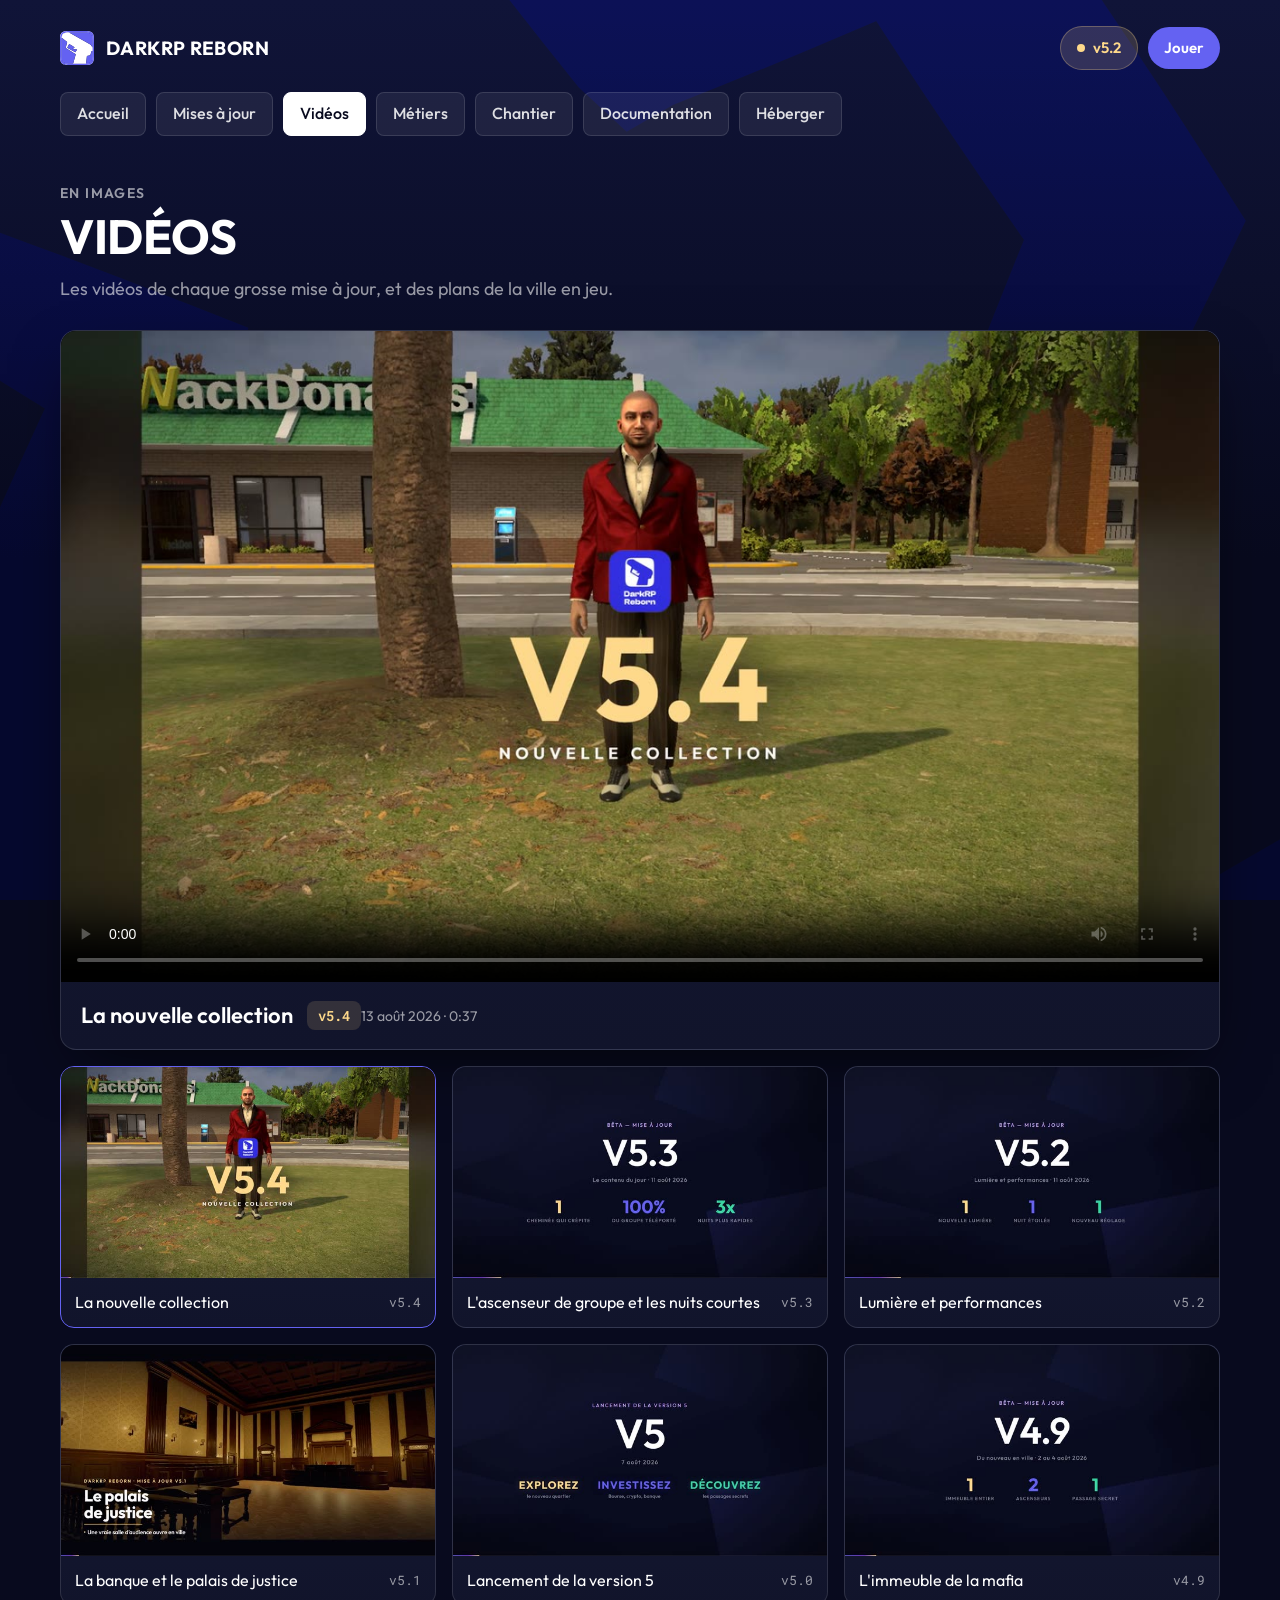
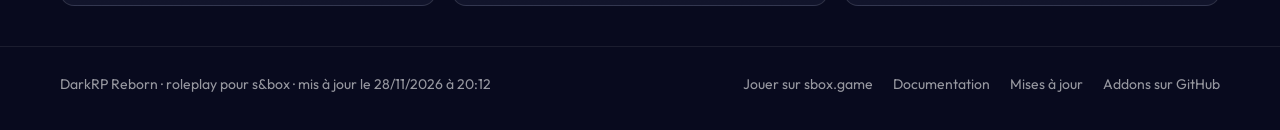
<file: videos/index.html>
<!doctype html>
<html lang="fr">
<head>
<meta charset="utf-8">
<meta name="viewport" content="width=device-width, initial-scale=1, viewport-fit=cover">
<title>Vidéos · DarkRP Reborn</title>
<meta name="description" content="Les vidéos des mises à jour de DarkRP Reborn et des plans de la ville en jeu.">
<meta name="theme-color" content="#080a1e">
<meta property="og:type" content="website">
<meta property="og:site_name" content="DarkRP Reborn">
<meta property="og:title" content="Vidéos · DarkRP Reborn">
<meta property="og:description" content="Les vidéos des mises à jour de DarkRP Reborn et des plans de la ville en jeu.">
<meta property="og:url" content="https://saitamareborn.github.io/videos">
<meta property="og:image" content="https://saitamareborn.github.io/media/v54.jpg">
<meta name="twitter:card" content="summary_large_image">
<link rel="canonical" href="https://saitamareborn.github.io/videos">
<link rel="icon" href="/assets/mark.svg" type="image/svg+xml">
<link rel="preconnect" href="https://fonts.googleapis.com">
<link rel="preconnect" href="https://fonts.gstatic.com" crossorigin>
<link rel="stylesheet" href="https://fonts.googleapis.com/css2?family=Outfit:wght@400;500;600;700&family=Roboto+Mono:wght@400;600&display=swap">
<link rel="stylesheet" href="/assets/site.css?v=80ba9cefb9">
</head>
<body>
<div class="deco" aria-hidden="true"><svg viewBox="0 0 1920 1080" preserveAspectRatio="xMidYMid slice" fill="none" xmlns="http://www.w3.org/2000/svg">
<g id="bg-deco" clip-path="url(#clip0_0_4)">
<path id="Vector 6" d="M1067.5 1353.08C1094.09 1313.46 1120.31 1273.68 1146.17 1233.74C1337.4 938.385 1508.68 634.057 1660.02 320.756L1686.93 265.046L1650.33 207.439C1609.82 143.676 1568.45 80.4899 1526.23 17.8802C1479.93 -50.7831 1432.6 -118.753 1384.25 -186.03L1332.37 -268.159L1237.3 -225.743C1128.71 -169.274 1021.3 -110.367 915.058 -49.0239L1028.27 -27.8661C867.471 -176.189 700.38 -318.635 527.003 -455.205C489.623 -484.649 451.951 -513.82 413.987 -542.718C440.263 -502.894 466.831 -463.343 493.691 -424.066C618.275 -241.885 749.146 -65.5813 886.303 104.846L943.998 158.063L999.52 126.004C1113.65 81.0083 1226.6 33.5756 1338.37 -16.2943L1191.43 -56.0077C1235.67 14.0421 1280.95 83.3985 1327.25 152.062C1369.47 214.671 1412.54 276.705 1456.47 338.162L1446.78 224.844C1312.77 545.936 1198.7 876 1104.59 1215.04C1091.86 1260.89 1079.49 1306.9 1067.5 1353.08Z" fill="#5a6cc4"/>
<path id="Vector 4" d="M-341 100C-295.52 132.521 -249.841 164.639 -203.962 196.353C-29.4812 316.965 147.884 431.743 328.134 540.686L279.419 418.06C185.45 617.676 98.1768 819.777 17.5994 1024.36L-100.042 1329.61L199.746 1190.62C260.688 1162.91 321.344 1134.6 381.714 1105.69C491.444 1053.15 600.229 998.631 708.069 942.142L527.24 798.353C458.807 1167.28 410.656 1540.72 382.786 1918.69C378.685 1974.31 375.023 2030.03 371.8 2085.85C392.592 2033.95 412.944 1981.95 432.857 1929.85C568.173 1575.84 683.207 1217.3 777.96 854.247L829.006 591.491L597.131 710.458C485.511 759.055 374.837 809.624 265.107 862.167C204.737 891.074 144.653 920.579 84.8544 950.681L267.001 1116.94C339.423 909.323 405.15 699.224 464.181 486.64L490.087 393.346L415.466 364.014C219.452 286.963 20.5533 215.746 -181.23 150.365C-234.287 133.173 -287.544 116.385 -341 100Z" fill="#5a6cc4"/>
<path id="Vector 5" d="M1823.35 360C1819.99 391.53 1816.99 423.018 1814.32 454.467C1797.82 649.495 1794.69 842.957 1804.93 1034.85L1851.08 940.722C1774.14 980.713 1698.61 1023.05 1624.49 1067.74C1579.61 1094.8 1535.24 1122.73 1491.39 1151.51L1377.78 1214.31L1473.76 1312.75C1570.26 1397.72 1670.92 1478.33 1775.75 1554.55L1792.08 1442.91C1711.05 1498.51 1631.59 1557.22 1553.7 1619.02C1528.97 1638.63 1504.41 1658.56 1480 1678.8C1510.74 1671.04 1541.33 1662.97 1571.76 1654.59C1667.62 1628.19 1761.9 1598.69 1854.62 1566.09L1942.08 1506.71L1870.95 1454.45C1789.58 1353.57 1704.04 1257.08 1614.34 1164.95L1596.71 1326.19C1642.63 1300.84 1688.04 1274.64 1732.93 1247.58C1807.04 1202.89 1879.74 1155.86 1951.02 1106.48L2007.21 1067.56L1997.17 1012.35C1962.8 823.274 1915.06 635.767 1853.95 449.827C1844.1 419.844 1833.9 389.901 1823.35 360Z" fill="#5a6cc4"/>
</g>
<defs>
<clipPath id="clip0_0_4">
<rect width="1920" height="1080" fill="#5a6cc4"/>
</clipPath>
</defs>
</svg>
</div>
<header class="shell wrap">
  <div class="shell__top">
    <a class="brand" href="/"><img src="/assets/mark.svg" alt="" width="34" height="34"><span>DarkRP Reborn</span></a>
    <div class="shell__pills">
      <a class="pill pill--gold" href="/mises-a-jour/"><span class="dot"></span>v5.2</a>
      <a class="pill pill--purple" href="https://sbox.game/rebornstudio/cityliferp">Jouer</a>
    </div>
  </div>
  <nav class="tabs-nav" aria-label="Sections du site"><a href="/">Accueil</a><a href="/mises-a-jour/">Mises à jour</a><a href="/videos/" aria-current="page">Vidéos</a><a href="/metiers/">Métiers</a><a href="/chantier/">Chantier</a><a href="https://dark-rp-reborn.mintlify.app">Documentation</a><a href="https://dark-rp-reborn.mintlify.app/serveur/heberger">Héberger</a></nav>
</header>
<main class="wrap">
<div class="head rise"><div><p class="kicker">En images</p><h1 class="title">Vidéos</h1><p class=lede>Les vidéos de chaque grosse mise à jour, et des plans de la ville en jeu.</p></div></div><section class="panel player" id="player"><video controls playsinline preload="metadata" poster="/media/v54.jpg" src="/media/v54.mp4"></video>
<div class="player__meta"><h2 data-title>La nouvelle collection</h2><span data-meta><span class="vpill">v5.4</span><span class="date">13 août 2026 · 0:37</span></span></div></section>
<div class="vgrid"><button type="button" class="vcard" aria-pressed="true" data-src="/media/v54.mp4" data-poster="/media/v54.jpg" data-title="La nouvelle collection" data-meta="&lt;span class=&quot;vpill&quot;&gt;v5.4&lt;/span&gt;&lt;span class=&quot;date&quot;&gt;13 août 2026 · 0:37&lt;/span&gt;"><img loading="lazy" src="/media/v54-thumb.jpg" alt=""><span class="vcard__meta"><span>La nouvelle collection</span><span>v5.4</span></span></button><button type="button" class="vcard" aria-pressed="false" data-src="/media/v53.mp4" data-poster="/media/v53.jpg" data-title="L&#x27;ascenseur de groupe et les nuits courtes" data-meta="&lt;span class=&quot;vpill&quot;&gt;v5.3&lt;/span&gt;&lt;span class=&quot;date&quot;&gt;11 août 2026 · 0:42&lt;/span&gt;"><img loading="lazy" src="/media/v53-thumb.jpg" alt=""><span class="vcard__meta"><span>L&#x27;ascenseur de groupe et les nuits courtes</span><span>v5.3</span></span></button><button type="button" class="vcard" aria-pressed="false" data-src="/media/v52.mp4" data-poster="/media/v52.jpg" data-title="Lumière et performances" data-meta="&lt;span class=&quot;vpill&quot;&gt;v5.2&lt;/span&gt;&lt;span class=&quot;date&quot;&gt;11 août 2026 · 0:36&lt;/span&gt;"><img loading="lazy" src="/media/v52-thumb.jpg" alt=""><span class="vcard__meta"><span>Lumière et performances</span><span>v5.2</span></span></button><button type="button" class="vcard" aria-pressed="false" data-src="/media/v51.mp4" data-poster="/media/v51.jpg" data-title="La banque et le palais de justice" data-meta="&lt;span class=&quot;vpill&quot;&gt;v5.1&lt;/span&gt;&lt;span class=&quot;date&quot;&gt;10 août 2026 · 1:02&lt;/span&gt;"><img loading="lazy" src="/media/v51-thumb.jpg" alt=""><span class="vcard__meta"><span>La banque et le palais de justice</span><span>v5.1</span></span></button><button type="button" class="vcard" aria-pressed="false" data-src="/media/v50.mp4" data-poster="/media/v50.jpg" data-title="Lancement de la version 5" data-meta="&lt;span class=&quot;vpill&quot;&gt;v5.0&lt;/span&gt;&lt;span class=&quot;date&quot;&gt;7 août 2026 · 1:25&lt;/span&gt;"><img loading="lazy" src="/media/v50-thumb.jpg" alt=""><span class="vcard__meta"><span>Lancement de la version 5</span><span>v5.0</span></span></button><button type="button" class="vcard" aria-pressed="false" data-src="/media/v49.mp4" data-poster="/media/v49.jpg" data-title="L&#x27;immeuble de la mafia" data-meta="&lt;span class=&quot;vpill&quot;&gt;v4.9&lt;/span&gt;&lt;span class=&quot;date&quot;&gt;4 août 2026 · 1:12&lt;/span&gt;"><img loading="lazy" src="/media/v49-thumb.jpg" alt=""><span class="vcard__meta"><span>L&#x27;immeuble de la mafia</span><span>v4.9</span></span></button></div>
</main>
<footer class="foot">
  <div class="wrap">
    <div>DarkRP Reborn · roleplay pour s&amp;box · mis à jour le 28/11/2026 à 20:12</div>
    <nav aria-label="Liens">
      <a href="https://sbox.game/rebornstudio/cityliferp">Jouer sur sbox.game</a><a href="https://dark-rp-reborn.mintlify.app">Documentation</a><a href="/mises-a-jour/">Mises à jour</a><a href="https://github.com/SaitamaReborn/darkrp-reborn">Addons sur GitHub</a>
    </nav>
  </div>
</footer>
<dialog class="lightbox" id="lightbox" aria-label="Image agrandie">
  <button type="button" class="close"><span class="key">Échap</span> Fermer</button>
  <img alt=""><p></p>
</dialog>
<script src="/assets/site.js?v=80ba9cefb9" defer></script>
</body>
</html>
</file>
<file: assets/site.css>
/* DarkRP Reborn website. Tokens mirror the in-game TAB menu kit (_tabkit.scss). */
:root {
  color-scheme: dark;
  --ink: #080a1e;
  --ink-top: #101438;
  --panel-top: #171b38;
  --panel-bot: #11142b;
  --purple: #6462f2;
  --purple-hi: #7876ff;
  --lilac: #c9a6fb;
  --gold: #fed98b;
  --green: #37d9a0;
  --danger: #e5484d;
  --text: #ffffff;
  --muted: rgba(255, 255, 255, 0.58);
  --muted-2: rgba(255, 255, 255, 0.42);
  --line: rgba(255, 255, 255, 0.12);
  --line-2: rgba(255, 255, 255, 0.08);
  --fill: rgba(255, 255, 255, 0.05);
  --fill-hi: rgba(255, 255, 255, 0.09);
  --shadow: 0 24px 60px -20px rgba(0, 0, 0, 0.7);
  --ease: cubic-bezier(0.16, 1, 0.3, 1);
  --font: "Outfit", "Segoe UI", system-ui, sans-serif;
  --mono: "Roboto Mono", ui-monospace, Consolas, monospace;
  --wrap: 1240px;
  --gutter: clamp(16px, 4vw, 40px);
}

* { box-sizing: border-box; }
html { scroll-behavior: smooth; }
body {
  margin: 0;
  min-height: 100vh;
  background: linear-gradient(180deg, var(--ink-top) 0%, var(--ink) 62%) fixed, var(--ink);
  color: var(--text);
  font: 400 16px/1.6 var(--font);
  -webkit-font-smoothing: antialiased;
}
img, video { max-width: 100%; display: block; }
a { color: inherit; }
:focus-visible { outline: 2px solid var(--lilac); outline-offset: 3px; border-radius: 8px; }
::selection { background: rgba(100, 98, 242, 0.45); }

/* The faceted "éclairs" behind every screen, blended exactly like the game. */
.deco {
  position: fixed; inset: 0; z-index: -1; pointer-events: none;
  mix-blend-mode: overlay;
}
.deco svg { width: 100%; height: 100%; }

.wrap { max-width: var(--wrap); margin: 0 auto; padding-inline: var(--gutter); }

/* ---------- shell: top bar + tab row, like the TAB menu ---------- */
.shell { padding-block: 26px 8px; }
.shell__top { display: flex; align-items: center; justify-content: space-between; gap: 16px; }
.brand { display: inline-flex; align-items: center; gap: 12px; text-decoration: none; }
.brand img { width: 34px; height: 34px; }
.brand span { font-weight: 700; font-size: 19px; letter-spacing: 0.02em; text-transform: uppercase; }
.shell__pills { display: flex; align-items: center; gap: 10px; }
.pill {
  display: inline-flex; align-items: center; gap: 8px;
  padding: 9px 16px; border-radius: 999px;
  font-weight: 600; font-size: 15px; text-decoration: none; white-space: nowrap;
  transition: transform 160ms var(--ease), background-color 160ms var(--ease);
}
.pill:hover { transform: translateY(-1px); }
.pill--gold { background: rgba(254, 217, 139, 0.16); color: var(--gold); border: 1px solid rgba(254, 217, 139, 0.28); }
.pill--purple { background: var(--purple); color: #fff; }
.pill--purple:hover { background: var(--purple-hi); }
.pill .dot { width: 8px; height: 8px; border-radius: 50%; background: currentColor; }

.tabs-nav { display: flex; gap: 10px; margin-top: 22px; overflow-x: auto; scrollbar-width: none; padding-bottom: 4px; }
.tabs-nav::-webkit-scrollbar { display: none; }
.tabs-nav a {
  flex: none; padding: 8px 16px; border-radius: 8px;
  background: rgba(255, 255, 255, 0.07); border: 1px solid var(--line);
  color: rgba(255, 255, 255, 0.86); font-size: 16px; font-weight: 500; text-decoration: none;
  transition: background-color 140ms var(--ease), border-color 140ms var(--ease);
}
.tabs-nav a:hover { background: var(--fill-hi); border-color: rgba(255, 255, 255, 0.2); }
.tabs-nav a[aria-current="page"] { background: #fff; color: var(--ink); border-color: #fff; }

/* ---------- page head: kicker + big uppercase title ---------- */
.head { padding-block: 34px 26px; display: flex; flex-wrap: wrap; align-items: flex-end; justify-content: space-between; gap: 16px 24px; }
.kicker { margin: 0 0 8px; font-size: 14px; font-weight: 600; color: var(--muted); letter-spacing: 0.1em; text-transform: uppercase; }
.title { margin: 0; font-size: clamp(34px, 5vw, 48px); font-weight: 700; line-height: 1.02; letter-spacing: -0.01em; text-transform: uppercase; text-wrap: balance; }
.lede { margin: 14px 0 0; max-width: 62ch; color: var(--muted); font-size: 18px; }
.meta-pill { display: inline-flex; align-items: center; gap: 8px; padding: 10px 16px; border-radius: 999px; border: 1px solid var(--line); background: linear-gradient(180deg, var(--panel-top), var(--panel-bot)); font-weight: 600; font-size: 15px; }

/* ---------- panels and rows ---------- */
.panel {
  border-radius: 16px; border: 1px solid var(--line);
  background: linear-gradient(180deg, var(--panel-top) 0%, var(--panel-bot) 100%);
  box-shadow: var(--shadow);
}
.pad { padding: 24px; }
.panel-title { margin: 0 0 16px; font-size: 14px; font-weight: 600; color: var(--muted); letter-spacing: 0.1em; text-transform: uppercase; }
.row {
  display: flex; align-items: center; gap: 14px; padding: 12px 16px; border-radius: 8px;
  background: var(--fill); border: 1px solid var(--line-2);
  transition: background-color 140ms var(--ease), transform 140ms var(--ease), border-color 140ms var(--ease);
}
a.row { text-decoration: none; }
a.row:hover, .row--hover:hover { background: var(--fill-hi); transform: translateY(-2px); border-color: rgba(255, 255, 255, 0.18); }

.section { padding-block: 56px; border-top: 1px solid var(--line-2); }
.section:first-of-type { border-top: 0; }
.section__head { display: flex; flex-wrap: wrap; align-items: flex-end; justify-content: space-between; gap: 12px 24px; margin-bottom: 26px; }
.section__head .title { font-size: clamp(28px, 4vw, 38px); }
.link-more { color: var(--lilac); font-weight: 600; text-decoration: none; border-bottom: 1px solid rgba(201, 166, 251, 0.4); }
.link-more:hover { border-color: var(--lilac); }

.btn { display: inline-flex; align-items: center; gap: 8px; padding: 12px 20px; border-radius: 10px; font-weight: 600; font-size: 16px; text-decoration: none; border: 1px solid transparent; cursor: pointer; transition: background-color 140ms var(--ease), transform 140ms var(--ease); }
.btn:hover { transform: translateY(-1px); }
.btn--primary { background: var(--purple); color: #fff; }
.btn--primary:hover { background: var(--purple-hi); }
.btn--ghost { background: rgba(255, 255, 255, 0.06); border-color: var(--line); color: #fff; }
.btn--ghost:hover { background: var(--fill-hi); }
.btns { display: flex; flex-wrap: wrap; gap: 12px; margin-top: 26px; }

.chip { display: inline-flex; align-items: center; gap: 6px; padding: 4px 10px; border-radius: 999px; font-size: 13px; font-weight: 600; background: rgba(255, 255, 255, 0.07); color: rgba(255, 255, 255, 0.85); white-space: nowrap; }
.chip::before { content: ""; width: 7px; height: 7px; border-radius: 50%; background: var(--c, var(--lilac)); }
.chip--gold { --c: var(--gold); }
.chip--green { --c: var(--green); }
.chip--purple { --c: var(--purple); }
.chip--red { --c: var(--danger); }
.chip--plain::before { display: none; }
.vpill { display: inline-block; padding: 5px 11px; border-radius: 8px; background: rgba(254, 217, 139, 0.14); color: var(--gold); font: 600 14px var(--mono); }
.date { color: var(--muted); font-size: 14px; }

.key { display: inline-grid; place-items: center; min-width: 28px; height: 28px; padding: 0 8px; border-radius: 6px; background: rgba(255, 255, 255, 0.1); border: 1px solid rgba(255, 255, 255, 0.22); border-bottom-width: 3px; font: 600 13px var(--font); color: #fff; }

/* ---------- home ---------- */
.hero { display: grid; grid-template-columns: minmax(0, 1.15fr) minmax(0, 1fr); gap: clamp(24px, 4vw, 48px); align-items: center; padding-block: 34px 40px; }
.hero .title { font-size: clamp(36px, 4.4vw, 54px); }
.hero-media { position: relative; overflow: hidden; border-radius: 16px; aspect-ratio: 16 / 9; }
.hero-media video, .hero-media img { width: 100%; height: 100%; object-fit: cover; }
.hero-media::after { content: ""; position: absolute; inset: 0; background: linear-gradient(180deg, rgba(8, 10, 30, 0) 55%, rgba(8, 10, 30, 0.75) 100%); pointer-events: none; }
.hero-media__tag { position: absolute; left: 16px; bottom: 16px; z-index: 1; display: flex; align-items: center; gap: 10px; }
.hero-media__tag a { text-decoration: none; }
.hero-hints { display: flex; flex-wrap: wrap; gap: 8px 18px; margin-top: 22px; color: var(--muted); font-size: 14px; }
.hero-hints span { display: inline-flex; align-items: center; gap: 8px; }

.stats { display: grid; grid-template-columns: repeat(4, minmax(0, 1fr)); gap: 12px; }
.stat { padding: 18px 20px; }
.stat dt { font-size: 13px; font-weight: 600; color: var(--muted); letter-spacing: 0.1em; text-transform: uppercase; }
.stat dd { margin: 4px 0 0; font-size: 34px; font-weight: 700; font-variant-numeric: tabular-nums; }

.grid-3 { display: grid; grid-template-columns: repeat(3, minmax(0, 1fr)); gap: 16px; }
.grid-2 { display: grid; grid-template-columns: repeat(2, minmax(0, 1fr)); gap: 16px; }
.feature { overflow: hidden; display: flex; flex-direction: column; }
.feature img { aspect-ratio: 16 / 9; object-fit: cover; width: 100%; border-bottom: 1px solid var(--line-2); }
.feature img.contain { object-fit: contain; background: radial-gradient(circle at 50% 50%, #242a5c 0%, var(--panel-bot) 75%); padding-block: 10px; }
.feature__body { padding: 18px 20px 22px; }
.feature h3 { margin: 0 0 6px; font-size: 19px; font-weight: 600; }
.feature p { margin: 0; color: var(--muted); font-size: 15px; }

.steps4 { display: grid; grid-template-columns: repeat(4, minmax(0, 1fr)); gap: 16px; }
.step4 h3 { display: flex; align-items: center; gap: 10px; margin: 0 0 8px; font-size: 18px; font-weight: 600; }
.step4 p { margin: 0; color: var(--muted); font-size: 15px; }

.latest { display: grid; grid-template-columns: minmax(0, 1.2fr) minmax(0, 1fr); gap: 16px; align-items: start; }
.latest__head { display: flex; flex-wrap: wrap; align-items: center; gap: 10px; margin-bottom: 14px; }

.split { display: grid; grid-template-columns: minmax(0, 1fr) minmax(0, 1fr); gap: clamp(20px, 4vw, 48px); align-items: start; }
.terminal { font: 14px/1.75 var(--mono); overflow-x: auto; }
.terminal__head { display: flex; justify-content: space-between; padding: 12px 18px; border-bottom: 1px solid var(--line-2); color: var(--muted); font: 13px var(--mono); }
.terminal pre { margin: 0; padding: 18px; }
.t-dim { color: var(--muted-2); }
.t-ok { color: var(--green); }
.t-kw { color: var(--lilac); }
.t-str { color: var(--gold); }

.hosts { display: grid; gap: 10px; }
.host { display: grid; grid-template-columns: 1fr auto; gap: 4px 12px; padding: 16px 18px; }
.host h3 { margin: 0; font-size: 17px; font-weight: 600; }
.host p { grid-column: 1 / -1; margin: 0; color: var(--muted); font-size: 15px; }
.host .chip { align-self: start; }

.faq { display: grid; gap: 10px; max-width: 860px; }
.faq details { border-radius: 12px; border: 1px solid var(--line-2); background: var(--fill); }
.faq summary { cursor: pointer; list-style: none; padding: 16px 20px; font-weight: 600; font-size: 17px; display: flex; justify-content: space-between; gap: 16px; }
.faq summary::-webkit-details-marker { display: none; }
.faq summary::after { content: "+"; color: var(--lilac); font-size: 22px; line-height: 1; }
.faq details[open] summary::after { content: "−"; }
.faq details p { margin: 0; padding: 0 20px 18px; color: var(--muted); }

.cta { text-align: center; padding: 48px 24px; }
.cta .btns { justify-content: center; }
.cta .lede { margin-inline: auto; }

/* ---------- jobs ---------- */
.jobs { display: grid; gap: 8px; }
.job { display: grid; grid-template-columns: 10px minmax(0, 1fr) auto auto; gap: 14px; align-items: center; }
.job__dot { width: 10px; height: 10px; border-radius: 50%; background: var(--c); box-shadow: 0 0 12px var(--c); }
.job__name { font-weight: 600; }
.job__pay { font: 600 15px var(--mono); color: var(--gold); min-width: 86px; text-align: right; }
details.job-card { border-radius: 10px; border: 1px solid var(--line-2); background: var(--fill); }
details.job-card summary { list-style: none; cursor: pointer; padding: 14px 16px; }
details.job-card summary::-webkit-details-marker { display: none; }
details.job-card[open] { background: var(--fill-hi); }
.job-card__body { padding: 0 16px 16px 40px; color: var(--muted); font-size: 15px; display: grid; gap: 10px; }
.job-card__facts { display: flex; flex-wrap: wrap; gap: 8px; }
details.job-card summary .chip { display: none; }

/* ---------- two column pages with a rail (updates, jobs, docs) ---------- */
.layout { display: grid; grid-template-columns: 250px minmax(0, 1fr); gap: 28px; align-items: start; padding-bottom: 72px; }
.rail { position: sticky; top: 18px; max-height: calc(100vh - 36px); overflow-y: auto; padding: 18px; scrollbar-width: thin; }
.rail h2 { margin: 16px 0 8px; font-size: 12px; font-weight: 600; color: var(--muted-2); letter-spacing: 0.12em; text-transform: uppercase; }
.rail h2:first-child { margin-top: 0; }
.rail ul { list-style: none; margin: 0; padding: 0 0 0 10px; border-left: 1px solid var(--line); display: grid; gap: 2px; }
.rail a { display: flex; justify-content: space-between; gap: 8px; padding: 6px 10px; border-radius: 6px; color: rgba(255, 255, 255, 0.78); text-decoration: none; font-size: 15px; }
.rail a:hover { background: var(--fill-hi); color: #fff; }
.rail a[aria-current="true"], .rail a.is-active { background: rgba(100, 98, 242, 0.22); color: #fff; }
.rail small { color: var(--muted-2); font: 12px var(--mono); }

/* ---------- updates ---------- */
.versions { display: grid; gap: 22px; }
.version { scroll-margin-top: 20px; }
.version__head { display: flex; flex-wrap: wrap; align-items: center; gap: 10px 12px; padding: 20px 24px 0; }
.version__head h2 { margin: 0; font-size: 26px; font-weight: 700; text-transform: uppercase; }
.version__body { padding: 18px 24px 24px; display: grid; gap: 14px; }
.version__video { position: relative; border-radius: 12px; overflow: hidden; background: #000; aspect-ratio: 16 / 9; }
.version__video video { width: 100%; height: 100%; }
.news { display: grid; gap: 10px; }
.news__item { display: grid; grid-template-columns: minmax(0, 1fr); gap: 14px; padding: 14px 16px; border-radius: 10px; background: var(--fill); border: 1px solid var(--line-2); }
.news__item.has-img { grid-template-columns: 180px minmax(0, 1fr); align-items: center; }
.news__item img { width: 180px; aspect-ratio: 16 / 10; object-fit: cover; border-radius: 8px; }
.news__item strong { display: block; color: var(--gold); font-weight: 700; font-size: 14px; letter-spacing: 0.03em; margin-bottom: 4px; }
.news__item p { margin: 0; color: rgba(255, 255, 255, 0.8); font-size: 15px; }
.fixes { list-style: none; margin: 4px 0 0; padding: 0; display: grid; gap: 8px; }
.fixes li { position: relative; padding-left: 20px; color: var(--muted); font-size: 15px; }
.fixes li::before { content: ""; position: absolute; left: 2px; top: 9px; width: 7px; height: 7px; border-radius: 50%; background: var(--green); }
.fixes-title { margin: 6px 0 0; font-size: 13px; font-weight: 600; color: var(--muted-2); letter-spacing: 0.1em; text-transform: uppercase; }

/* ---------- videos ---------- */
.player { overflow: hidden; }
.player video { width: 100%; aspect-ratio: 16 / 9; background: #000; }
.player__meta { display: flex; flex-wrap: wrap; align-items: center; gap: 10px 14px; padding: 16px 20px; }
.player__meta h2 { margin: 0; font-size: 22px; font-weight: 600; }
.vgrid { display: grid; grid-template-columns: repeat(3, minmax(0, 1fr)); gap: 16px; margin-top: 16px; }
.vcard { all: unset; cursor: pointer; display: block; border-radius: 14px; overflow: hidden; border: 1px solid var(--line); background: linear-gradient(180deg, var(--panel-top), var(--panel-bot)); transition: transform 160ms var(--ease), border-color 160ms var(--ease); }
.vcard:hover, .vcard:focus-visible { transform: translateY(-3px); border-color: rgba(255, 255, 255, 0.24); }
.vcard[aria-pressed="true"] { border-color: var(--purple); }
.vcard img { width: 100%; aspect-ratio: 16 / 9; object-fit: cover; }
.vcard__meta { display: flex; justify-content: space-between; align-items: center; gap: 10px; padding: 12px 14px; }
.vcard__meta span:last-child { color: var(--muted); font: 13px var(--mono); }
.clips { display: grid; grid-template-columns: repeat(3, minmax(0, 1fr)); gap: 12px; }
.clips video { width: 100%; aspect-ratio: 16 / 9; object-fit: cover; border-radius: 12px; border: 1px solid var(--line-2); }

/* ---------- workshop (3D props) ---------- */
.obj { padding: 22px 0; border-top: 1px solid var(--line-2); }
.obj header { display: flex; flex-wrap: wrap; align-items: center; gap: 8px 14px; margin-bottom: 14px; }
.obj h3 { margin: 0; font-size: 22px; font-weight: 700; text-transform: uppercase; }
.obj code { font: 12px var(--mono); color: var(--muted-2); }
.obj .when { font: 12px var(--mono); color: var(--muted); }
.track { display: flex; gap: 4px; margin-left: auto; }
.seg { width: 34px; height: 6px; border-radius: 3px; background: rgba(255, 255, 255, 0.12); }
.seg.done { background: var(--green); }
.seg.skip { background: repeating-linear-gradient(135deg, rgba(255, 255, 255, 0.14) 0 4px, transparent 4px 7px); }
.strip { display: grid; grid-template-columns: repeat(4, minmax(0, 1fr)); gap: 12px; }
.shot { margin: 0; display: grid; gap: 8px; }
.shot .zoom { all: unset; cursor: zoom-in; display: block; border-radius: 12px; overflow: hidden; background: var(--panel-bot); }
.shot img { width: 100%; aspect-ratio: 4 / 3; object-fit: contain; }
.shot figcaption { font-size: 13px; color: var(--muted); }
.shot figcaption b { font: 600 11px var(--mono); color: var(--lilac); margin-right: 4px; }
.shot .ph { aspect-ratio: 4 / 3; display: grid; place-items: center; text-align: center; padding: 16px; border-radius: 12px; border: 1px dashed var(--line); color: var(--muted); font-size: 13px; }
.spin-hero { display: grid; grid-template-columns: minmax(0, 1.1fr) minmax(0, 1fr); gap: clamp(20px, 4vw, 48px); align-items: center; margin-bottom: 28px; }
.spin-hero .panel { overflow: hidden; background: radial-gradient(circle at 50% 42%, #2a2f5a 0%, var(--panel-bot) 70%); }

/* ---------- docs ---------- */
.docs { display: grid; grid-template-columns: 250px minmax(0, 1fr) 210px; gap: 32px; align-items: start; padding-bottom: 72px; }
.docs .rail a { font-size: 14px; }
.search { position: relative; margin-bottom: 14px; }
.search input { width: 100%; padding: 10px 12px; border-radius: 8px; border: 1px solid var(--line); background: rgba(0, 0, 0, 0.25); color: #fff; font: 15px var(--font); }
.search input::placeholder { color: var(--muted-2); }
.search-results { position: absolute; left: 0; right: 0; top: calc(100% + 6px); z-index: 5; display: grid; gap: 2px; padding: 6px; border-radius: 10px; border: 1px solid var(--line); background: var(--panel-bot); box-shadow: var(--shadow); max-height: 60vh; overflow: auto; }
.search-results a { display: block; padding: 8px 10px; border-radius: 6px; text-decoration: none; }
.search-results a:hover, .search-results a.is-active { background: rgba(100, 98, 242, 0.22); }
.search-results small { display: block; color: var(--muted); font-size: 12px; }
.toc { position: sticky; top: 18px; font-size: 14px; }
.toc p { margin: 0 0 10px; font-size: 12px; font-weight: 600; color: var(--muted-2); letter-spacing: 0.12em; text-transform: uppercase; }
.toc a { display: block; padding: 4px 0 4px 12px; border-left: 1px solid var(--line); color: var(--muted); text-decoration: none; }
.toc a.lvl3 { padding-left: 24px; font-size: 13px; }
.toc a:hover, .toc a.is-active { color: #fff; border-color: var(--lilac); }
.article { min-width: 0; }
.article__desc { margin: 12px 0 0; color: var(--muted); font-size: 18px; max-width: 70ch; }
.prose { margin-top: 28px; font-size: 16px; line-height: 1.7; }
.prose > * { max-width: 78ch; }
.prose h2 { margin: 2.2em 0 0.6em; font-size: 26px; font-weight: 700; scroll-margin-top: 20px; }
.prose h3 { margin: 1.8em 0 0.5em; font-size: 20px; font-weight: 600; scroll-margin-top: 20px; }
.prose h4 { margin: 1.4em 0 0.4em; font-size: 17px; font-weight: 600; }
.prose p, .prose li { color: rgba(255, 255, 255, 0.82); }
.prose a { color: var(--lilac); text-decoration-color: rgba(201, 166, 251, 0.4); text-underline-offset: 3px; }
.prose a:hover { text-decoration-color: var(--lilac); }
.prose code { font: 0.9em var(--mono); background: rgba(255, 255, 255, 0.08); padding: 2px 6px; border-radius: 5px; }
.prose ul, .prose ol { padding-left: 1.4em; }
.prose hr { border: 0; border-top: 1px solid var(--line); margin: 2em 0; }
.prose img { border-radius: 12px; border: 1px solid var(--line-2); }
.prose blockquote { margin: 1.2em 0; padding: 4px 18px; border-left: 3px solid var(--purple); color: var(--muted); }
.prose .table { overflow-x: auto; max-width: 100%; margin: 1.2em 0; border-radius: 10px; border: 1px solid var(--line); }
.prose table { width: 100%; border-collapse: collapse; font-size: 15px; }
.prose th, .prose td { padding: 10px 14px; text-align: left; border-bottom: 1px solid var(--line-2); vertical-align: top; }
.prose th { background: rgba(255, 255, 255, 0.05); font-weight: 600; }
.prose tr:last-child td { border-bottom: 0; }
.code { max-width: 100% !important; margin: 1.2em 0; border-radius: 12px; border: 1px solid var(--line); background: #0b0d22; overflow: hidden; }
.code__head { display: flex; justify-content: space-between; align-items: center; gap: 12px; padding: 8px 10px 8px 16px; border-bottom: 1px solid var(--line-2); }
.code__title { font: 13px var(--mono); color: var(--muted); }
.code__copy { all: unset; cursor: pointer; padding: 4px 10px; border-radius: 6px; font: 600 12px var(--font); color: var(--muted); background: rgba(255, 255, 255, 0.06); }
.code__copy:hover { color: #fff; background: rgba(255, 255, 255, 0.12); }
.code pre { margin: 0; padding: 16px; overflow-x: auto; }
.prose .code code { background: none; padding: 0; font: 14px/1.7 var(--mono); color: #e7e8f7; }
.callout { max-width: 78ch; margin: 1.2em 0; padding: 14px 18px; border-radius: 12px; border: 1px solid var(--line); background: rgba(100, 98, 242, 0.1); border-left: 3px solid var(--purple); }
.callout--tip, .callout--check { background: rgba(55, 217, 160, 0.08); border-left-color: var(--green); }
.callout--warning { background: rgba(254, 217, 139, 0.08); border-left-color: var(--gold); }
.callout__title { margin: 0 0 4px !important; font-weight: 600; color: #fff !important; }
.callout__body > :first-child { margin-top: 0; }
.callout__body > :last-child { margin-bottom: 0; }
.cards { display: grid; gap: 12px; margin: 1.2em 0; max-width: 100% !important; grid-template-columns: repeat(2, minmax(0, 1fr)); }
.cards--1 { grid-template-columns: 1fr; }
.cards--3 { grid-template-columns: repeat(3, minmax(0, 1fr)); }
.cards--4 { grid-template-columns: repeat(4, minmax(0, 1fr)); }
.card { display: grid; gap: 6px; padding: 16px 18px; border-radius: 12px; border: 1px solid var(--line); background: linear-gradient(180deg, var(--panel-top), var(--panel-bot)); text-decoration: none !important; transition: transform 140ms var(--ease), border-color 140ms var(--ease); }
a.card:hover { transform: translateY(-2px); border-color: rgba(255, 255, 255, 0.24); }
.card__title { font-weight: 600; color: #fff; }
.card__body { color: var(--muted); font-size: 15px; }
.card__body p { margin: 0; color: inherit; }
.steps { list-style: none; counter-reset: step; padding: 0 !important; margin: 1.2em 0; display: grid; gap: 4px; }
.step { counter-increment: step; position: relative; padding: 0 0 18px 46px; border-left: 1px solid var(--line); margin-left: 15px; }
.step:last-child { border-left-color: transparent; }
.step::before { content: counter(step); position: absolute; left: -16px; top: -2px; width: 30px; height: 30px; display: grid; place-items: center; border-radius: 50%; background: var(--purple); color: #fff; font: 600 14px var(--font); }
.step__title { margin: 0 0 4px !important; font-weight: 600; color: #fff !important; }
.tabs { margin: 1.2em 0; max-width: 100% !important; }
.tabs__bar { display: flex; gap: 6px; flex-wrap: wrap; margin-bottom: 8px; }
.tabs__btn { all: unset; cursor: pointer; padding: 6px 12px; border-radius: 8px; font: 500 14px var(--font); color: var(--muted); background: rgba(255, 255, 255, 0.06); border: 1px solid var(--line-2); }
.tabs__btn[aria-selected="true"] { background: #fff; color: var(--ink); }
.tabs__panel > .code:first-child { margin-top: 0; }
.accordion { max-width: 78ch; margin: 0.6em 0; border-radius: 10px; border: 1px solid var(--line-2); background: var(--fill); }
.accordion summary { cursor: pointer; padding: 12px 16px; font-weight: 600; }
.accordion__body { padding: 0 16px 12px; }
.frame { margin: 1.2em 0; }
.frame figcaption { margin-top: 8px; color: var(--muted); font-size: 14px; }
.field { max-width: 78ch; padding: 12px 0; border-bottom: 1px solid var(--line-2); }
.field__head { display: flex; flex-wrap: wrap; align-items: center; gap: 8px; }
.field__name { color: var(--lilac) !important; font-weight: 600; }
.field__type { font: 12px var(--mono); color: var(--muted); }
.field__req { font: 600 11px var(--font); color: var(--danger); text-transform: uppercase; letter-spacing: 0.06em; }
.field__default { font: 12px var(--mono); color: var(--muted-2); }
.field__body { margin-top: 6px; }
.field__body > :first-child { margin-top: 0; }
.pager { display: grid; grid-template-columns: 1fr 1fr; gap: 12px; margin-top: 48px; max-width: 78ch; }
.pager a { display: grid; gap: 2px; padding: 14px 16px; border-radius: 12px; border: 1px solid var(--line); text-decoration: none; background: var(--fill); }
.pager a:hover { border-color: rgba(255, 255, 255, 0.24); }
.pager a.next { text-align: right; grid-column: 2; }
.pager small { color: var(--muted); font-size: 13px; }

/* Pygments tokens (tk- prefix). */
.tk-c, .tk-c1, .tk-cm, .tk-cs, .tk-ch, .tk-cp, .tk-cpf { color: #7f86b8; font-style: italic; }
.tk-k, .tk-kd, .tk-kn, .tk-kp, .tk-kr, .tk-kt, .tk-kc, .tk-ow { color: var(--lilac); }
.tk-s, .tk-s1, .tk-s2, .tk-sb, .tk-sc, .tk-sd, .tk-se, .tk-sh, .tk-si, .tk-sx, .tk-sr, .tk-ss, .tk-sa, .tk-dl { color: var(--gold); }
.tk-m, .tk-mi, .tk-mf, .tk-mh, .tk-mo, .tk-il, .tk-mb { color: #ffb38a; }
.tk-nf, .tk-fm, .tk-nc, .tk-nn, .tk-ne { color: #8fb6ff; }
.tk-nb, .tk-bp, .tk-nd, .tk-na, .tk-nt { color: var(--green); }
.tk-o, .tk-p { color: #c7cae6; }
.tk-gd { color: var(--danger); }
.tk-gi { color: var(--green); }
.tk-err { color: inherit; }

/* ---------- lightbox + footer ---------- */
dialog.lightbox { border: 0; padding: 0; background: transparent; max-width: min(96vw, 1400px); }
dialog.lightbox::backdrop { background: rgba(6, 7, 18, 0.9); }
dialog.lightbox img, dialog.lightbox video { max-height: 84vh; margin: 0 auto; border-radius: 12px; }
dialog.lightbox p { text-align: center; margin: 10px 0 0; color: #fff; }
dialog.lightbox .close { all: unset; cursor: pointer; position: fixed; top: calc(14px + env(safe-area-inset-top, 0px)); right: 18px; display: inline-flex; align-items: center; gap: 8px; color: #fff; font-size: 14px; }

.foot { margin-top: 40px; border-top: 1px solid var(--line-2); padding-block: 26px calc(34px + env(safe-area-inset-bottom, 0px)); color: var(--muted); font-size: 14px; }
.foot .wrap { display: flex; flex-wrap: wrap; justify-content: space-between; gap: 14px 28px; align-items: center; }
.foot nav { display: flex; flex-wrap: wrap; gap: 8px 20px; }
.foot a { text-decoration: none; }
.foot a:hover { color: #fff; }
.foot .hints { display: flex; gap: 14px; align-items: center; }
.foot .hints span { display: inline-flex; gap: 8px; align-items: center; }

/* entrance motion, from the TAB kit */
@keyframes t-rise { from { opacity: 0; transform: translateY(14px); } to { opacity: 1; transform: none; } }
.rise { animation: t-rise 420ms var(--ease) both; }
.rise-2 { animation: t-rise 420ms 70ms var(--ease) both; }
.rise-3 { animation: t-rise 420ms 140ms var(--ease) both; }

@media (max-width: 1100px) {
  .docs { grid-template-columns: 230px minmax(0, 1fr); }
  .docs .toc-col { display: none; }
}
@media (max-width: 900px) {
  .hero, .latest, .split, .spin-hero { grid-template-columns: 1fr; }
  .grid-3, .vgrid, .clips { grid-template-columns: repeat(2, minmax(0, 1fr)); }
  .steps4, .stats { grid-template-columns: repeat(2, minmax(0, 1fr)); }
  .layout, .docs { grid-template-columns: 1fr; }
  .rail { position: static; max-height: none; }
  .rail--versions { display: none; }
  .cards--3, .cards--4 { grid-template-columns: repeat(2, minmax(0, 1fr)); }
  .strip { grid-template-columns: repeat(2, minmax(0, 1fr)); }
}
@media (max-width: 560px) {
  .grid-3, .grid-2, .vgrid, .clips, .cards { grid-template-columns: 1fr; }
  .news__item.has-img { grid-template-columns: 1fr; }
  .news__item img { width: 100%; }
  .shell__pills .pill--gold { display: none; }
  .job { grid-template-columns: 10px minmax(0, 1fr) auto; }
  .job .chip { display: none; }
  .pager { grid-template-columns: 1fr; }
  .pager a.next { grid-column: auto; }
}
@media (prefers-reduced-motion: reduce) {
  *, *::before, *::after { animation: none !important; transition: none !important; scroll-behavior: auto !important; }
}
</file>
